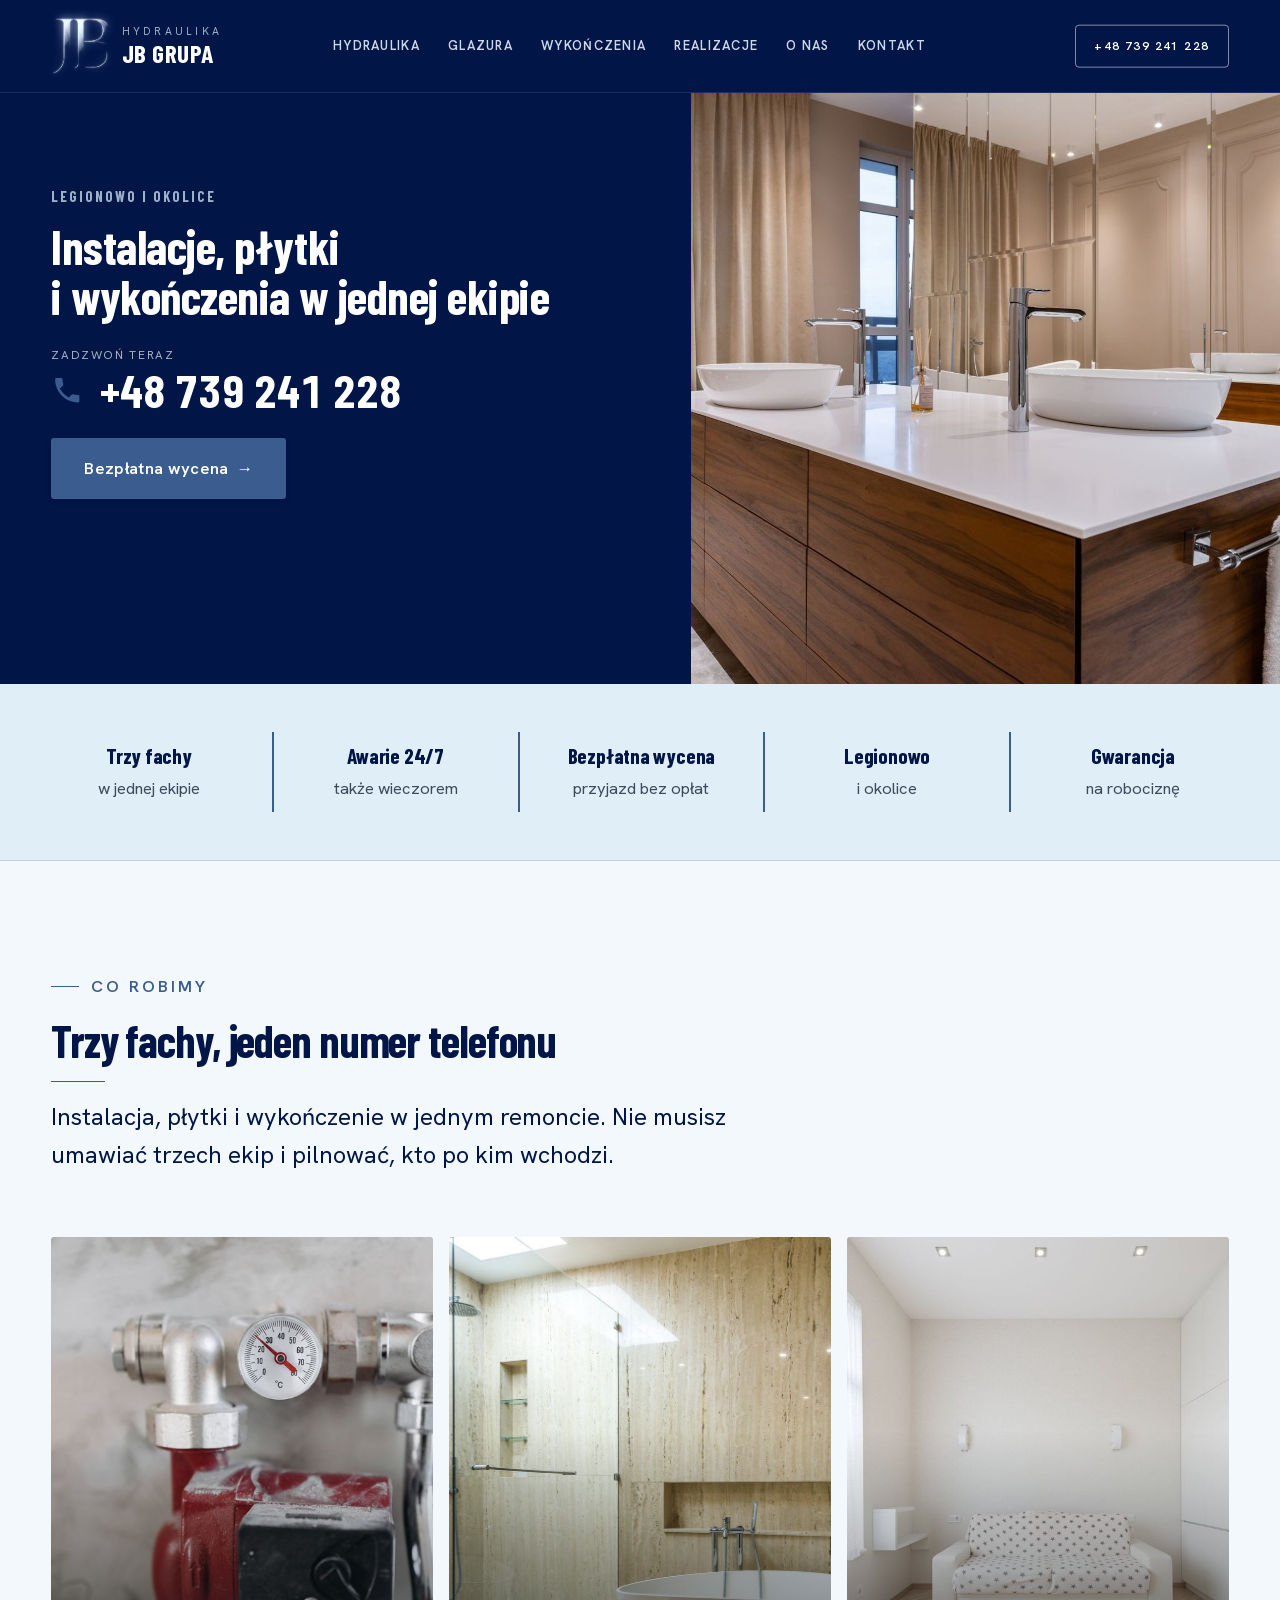
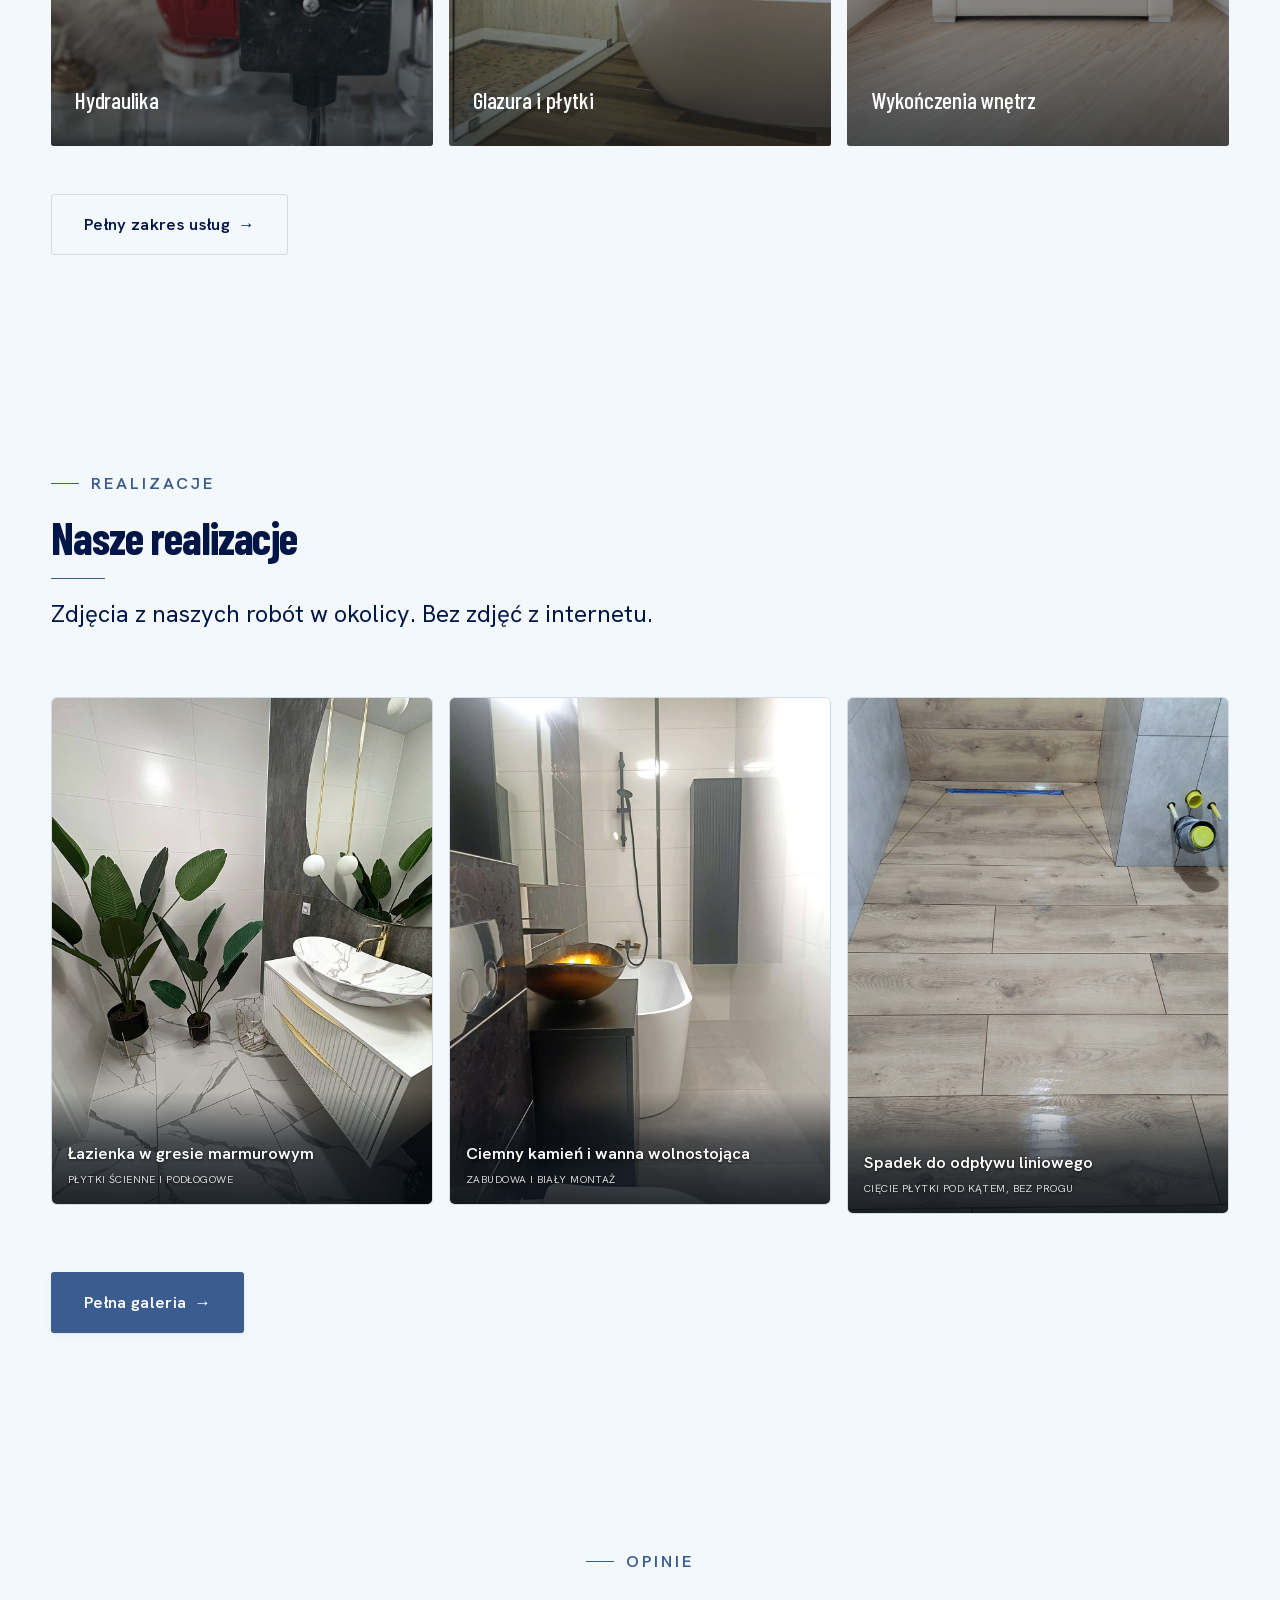
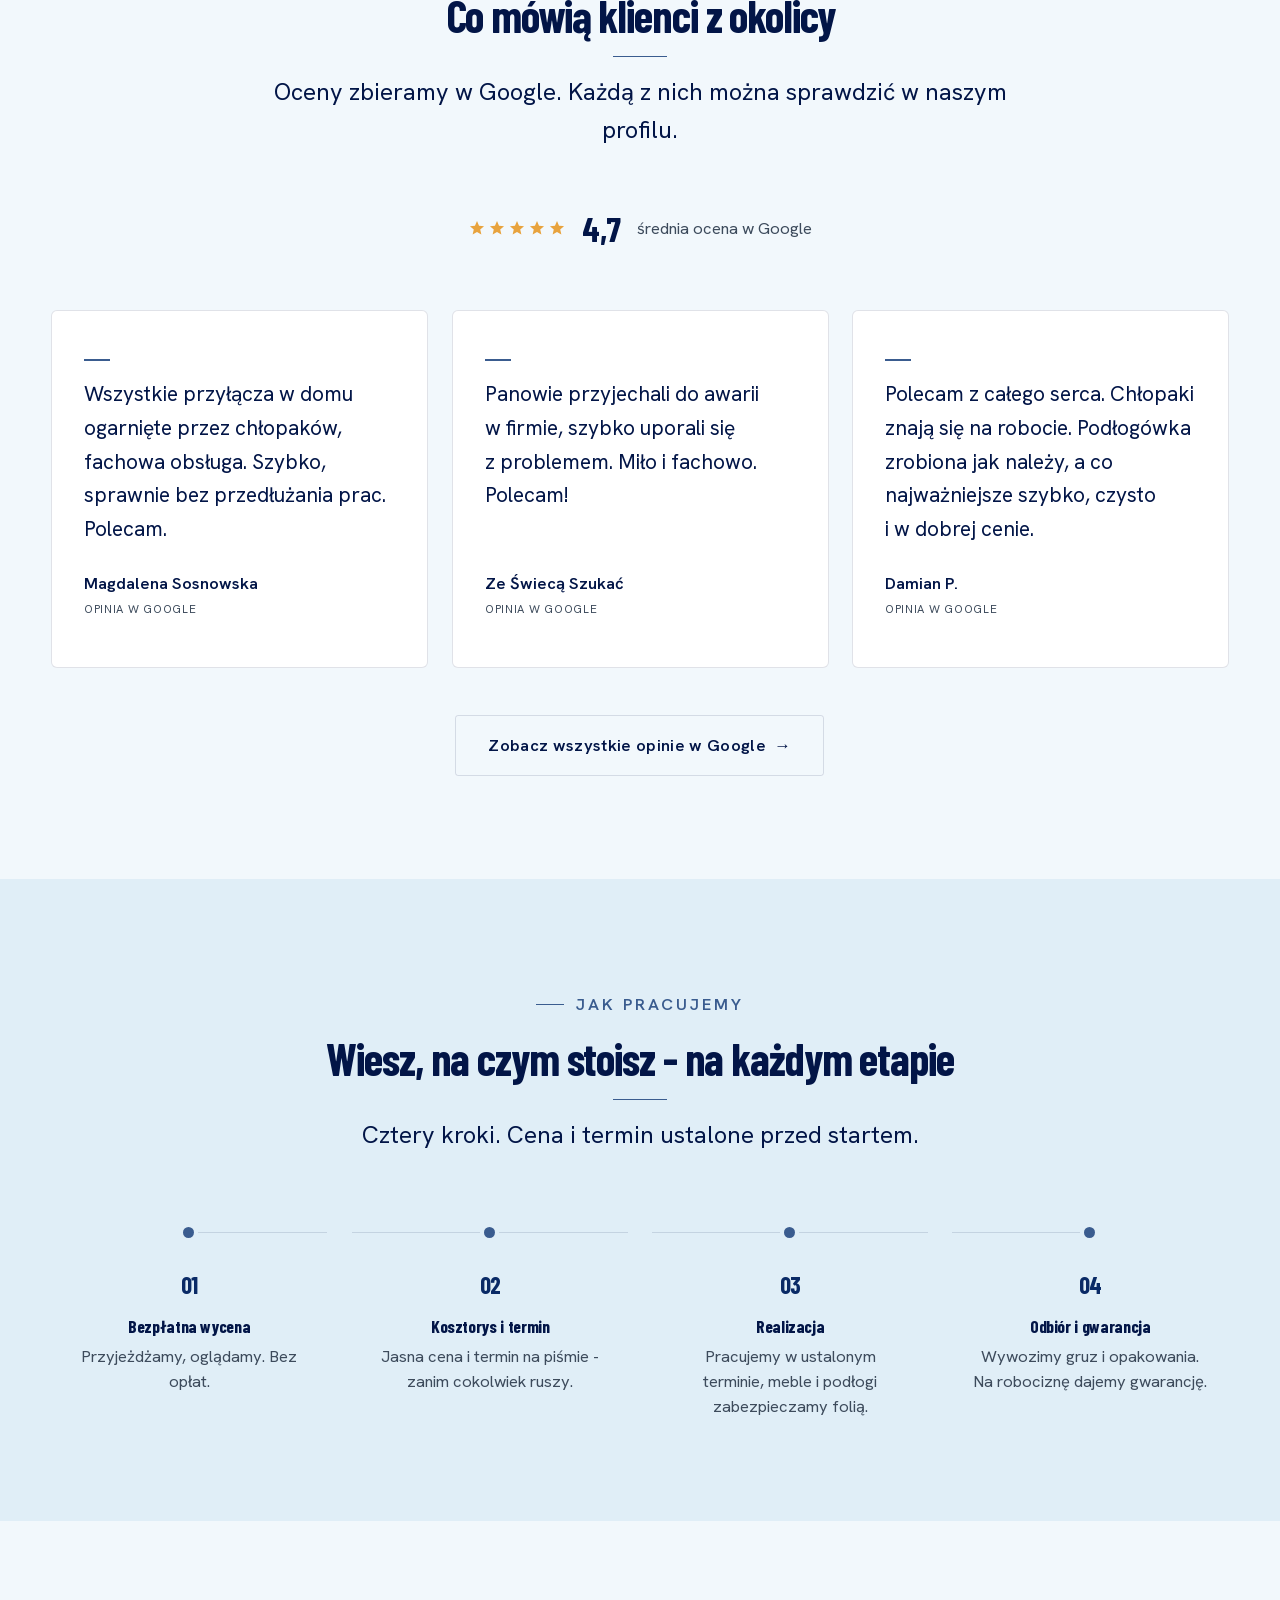
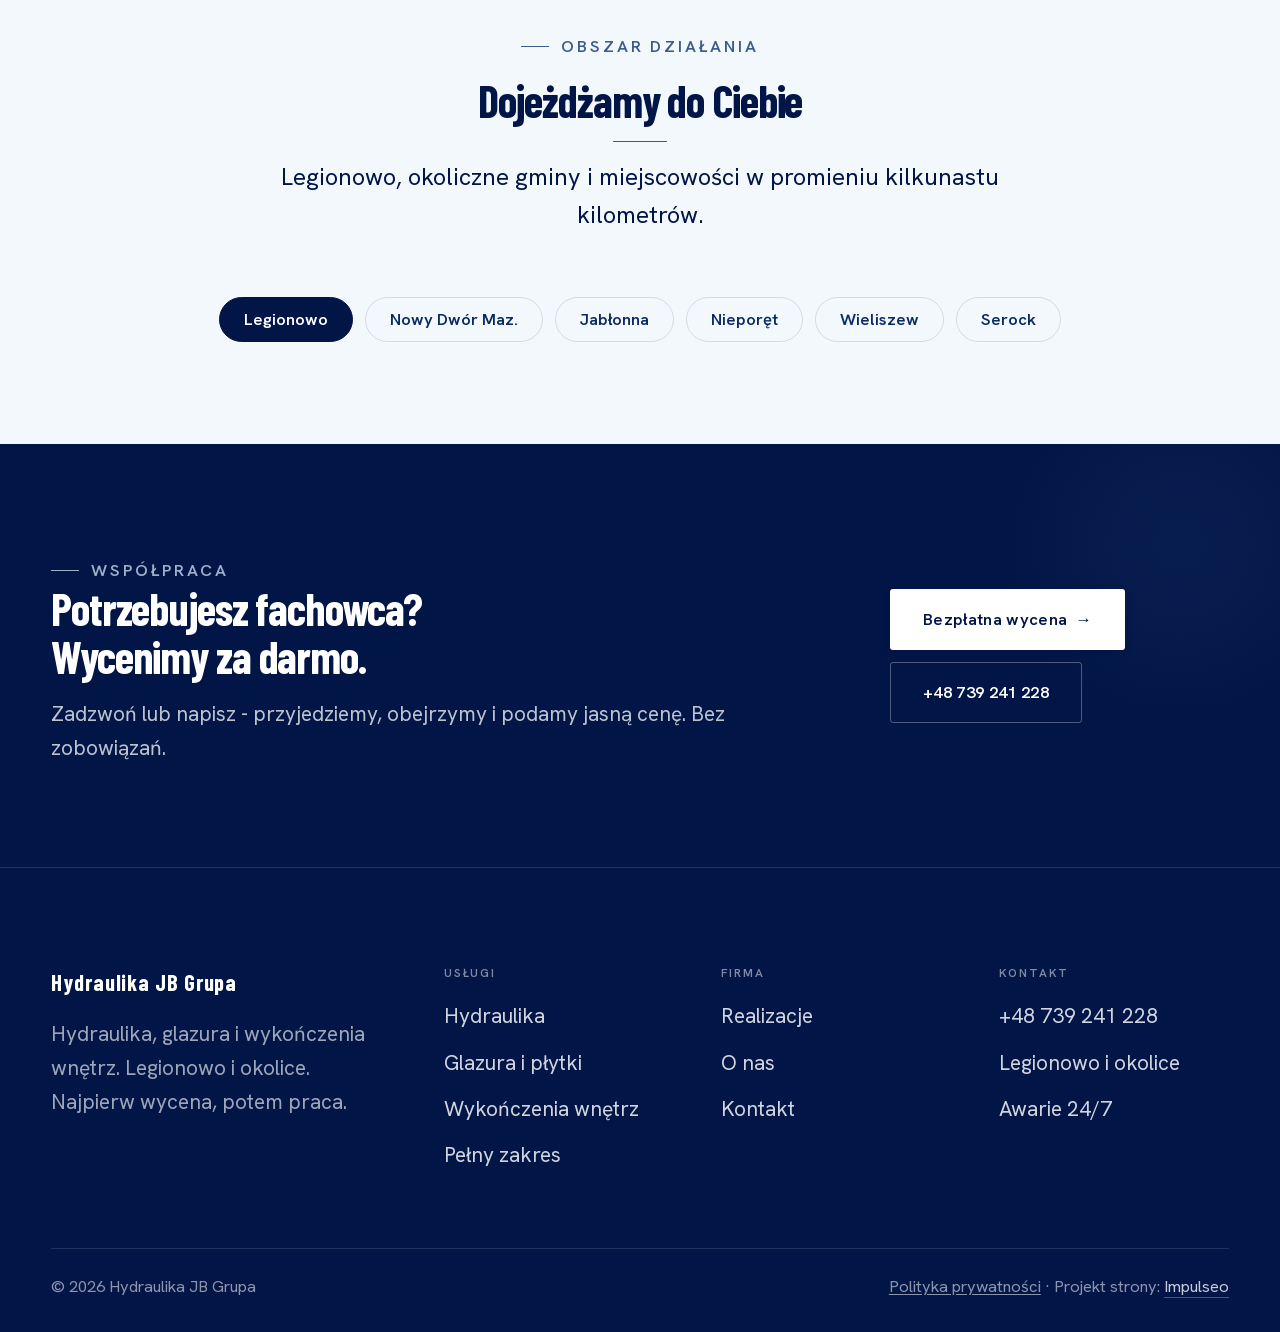
<file: index.html>
<!DOCTYPE html>
<html lang="pl">
<head>
<meta charset="UTF-8">
<meta name="viewport" content="width=device-width, initial-scale=1.0">
<title>Hydraulik, glazurnik i wykończenia wnętrz - Legionowo | Hydraulika JB Grupa</title>
<meta name="description" content="Hydraulik, glazurnik i wykończenia wnętrz - Legionowo i okolice. Instalacje wod-kan i c.o., układanie płytek, łazienki pod klucz. Awarie 24/7, bezpłatna wycena.">
<link rel="canonical" href="https://hydraulika-legionowo.pl/">
<meta name="robots" content="noindex, nofollow">
<meta name="theme-color" content="#021547">
<link rel="icon" href="favicon.ico" sizes="any">
<link rel="icon" type="image/png" sizes="32x32" href="favicon-32x32.png">
<link rel="icon" type="image/png" sizes="16x16" href="favicon-16x16.png">
<link rel="apple-touch-icon" sizes="180x180" href="apple-touch-icon.png">
<link rel="manifest" href="site.webmanifest">
<meta property="og:type" content="website">
<meta property="og:locale" content="pl_PL">
<meta property="og:site_name" content="Hydraulika JB Grupa">
<meta property="og:title" content="Hydraulika JB Grupa - hydraulik, glazurnik, wykończenia · Legionowo">
<meta property="og:description" content="Hydraulik, glazurnik i wykończenia wnętrz - Legionowo i okolice. Instalacje wod-kan i c.o., układanie płytek, łazienki pod klucz. Awarie 24/7, bezpłatna wycena.">
<meta property="og:url" content="https://hydraulika-legionowo.pl/">
<meta property="og:image" content="https://hydraulika-legionowo.pl/img/og.jpg">
<meta property="og:image:width" content="1200">
<meta property="og:image:height" content="630">
<meta name="twitter:card" content="summary_large_image">
<meta name="twitter:title" content="Hydraulika JB Grupa - hydraulik, glazurnik, wykończenia · Legionowo">
<meta name="twitter:description" content="Hydraulik, glazurnik i wykończenia wnętrz - Legionowo i okolice. Instalacje wod-kan i c.o., układanie płytek, łazienki pod klucz. Awarie 24/7, bezpłatna wycena.">
<meta name="twitter:image" content="https://hydraulika-legionowo.pl/img/og.jpg">
<link rel="stylesheet" href="assets/fonts.css?v=20260808">
<script type="application/ld+json">{"@context": "https://schema.org", "@type": ["HomeAndConstructionBusiness", "Plumber"], "@id": "https://hydraulika-legionowo.pl/#business", "name": "Hydraulika JB Grupa", "description": "Hydraulik, glazurnik i wykończenia wnętrz. Legionowo i okolice. Instalacje wod-kan i centralne ogrzewanie, układanie płytek i gresu, łazienki pod klucz, usuwanie awarii.", "image": "https://hydraulika-legionowo.pl/img/og.jpg", "url": "https://hydraulika-legionowo.pl/", "telephone": "+48739241228", "email": "kontakt@jbgrupa.com", "areaServed": [{"@type": "City", "name": "Legionowo"}, {"@type": "City", "name": "Nowy Dwór Mazowiecki"}, {"@type": "City", "name": "Jabłonna"}, {"@type": "City", "name": "Nieporęt"}, {"@type": "City", "name": "Wieliszew"}, {"@type": "City", "name": "Serock"}], "address": {"@type": "PostalAddress", "addressLocality": "Legionowo", "addressRegion": "mazowieckie", "addressCountry": "PL"}, "geo": {"@type": "GeoCoordinates", "latitude": 52.4045, "longitude": 20.9266}, "knowsAbout": ["instalacje wod-kan", "centralne ogrzewanie", "ogrzewanie podłogowe", "montaż łazienek", "kotłownie", "usuwanie awarii", "układanie płytek", "gres wielkoformatowy", "brodziki z odpływem liniowym", "gładzie i malowanie", "sufity podwieszane", "wykończenia wnętrz"], "hasOfferCatalog": {"@type": "OfferCatalog", "name": "Usługi", "itemListElement": [{"@type": "Offer", "itemOffered": {"@type": "Service", "name": "Usługi hydrauliczne", "url": "https://hydraulika-legionowo.pl/hydraulika.html"}}, {"@type": "Offer", "itemOffered": {"@type": "Service", "name": "Układanie płytek i gresu", "url": "https://hydraulika-legionowo.pl/glazura.html"}}, {"@type": "Offer", "itemOffered": {"@type": "Service", "name": "Wykończenia wnętrz", "url": "https://hydraulika-legionowo.pl/wykonczenia-wnetrz.html"}}]}}</script>
<link rel="stylesheet" href="assets/styles.css?v=20260808">
</head>
<body>
<a class="skip" href="#main">Przejdź do treści</a>

<header class="nav">
  <div class="wrap nav-inner">
    <a class="brand brand-lockup" href="index.html"><img class="brand-logo" src="img/logo.png" alt=""><span class="brand-wm"><small>Hydraulika</small><b>JB Grupa</b></span></a>
    <nav class="nav-links" id="nav-links">
      <a href="hydraulika.html">Hydraulika</a>
      <a href="glazura.html">Glazura</a>
      <a href="wykonczenia-wnetrz.html">Wykończenia</a>
      <a href="realizacje.html">Realizacje</a>
      <a href="o-nas.html">O&nbsp;nas</a>
      <a href="kontakt.html">Kontakt</a>
      <a href="tel:+48739241228" class="btn btn-accent">+48 739 241 228</a>
    </nav>
    <button class="nav-toggle" type="button" aria-label="Otwórz menu" aria-expanded="false" aria-controls="nav-links"><span></span><span></span><span></span></button>
  </div>
</header>
<main id="main">

<section class="hero-fach">
  <img class="hf-photo" src="img/hero.jpg" alt="Nowoczesna łazienka - hydraulik Legionowo, Hydraulika JB Grupa" fetchpriority="high" width="1800" height="1202">
  <div class="hf-panel">
      <span class="hf-kicker">Legionowo i&nbsp;okolice</span>
      <h1 class="hf-title">Instalacje, płytki i&nbsp;wykończenia w&nbsp;jednej ekipie</h1>
      <a class="hf-phone" href="tel:+48739241228"><span class="hf-phone-lab">Zadzwoń teraz</span><span class="hf-phone-num"><svg class="ico-tel" width="16" height="16" viewBox="0 0 24 24" fill="none" aria-hidden="true"><path d="M6.6 10.8a15.5 15.5 0 0 0 6.6 6.6l2.2-2.2a1 1 0 0 1 1-.24 11.4 11.4 0 0 0 3.6.58 1 1 0 0 1 1 1V20a1 1 0 0 1-1 1A17 17 0 0 1 3 4a1 1 0 0 1 1-1h3.5a1 1 0 0 1 1 1c0 1.25.2 2.46.58 3.6a1 1 0 0 1-.25 1l-2.23 2.2Z" fill="currentColor"/></svg> +48 739 241 228</span></a>
      <div class="hf-actions">
        <a href="kontakt.html" class="btn btn-accent">Bezpłatna wycena <span class="arr" aria-hidden="true">→</span></a>
      </div>
  </div>
</section>
<section class="fach-promise">
  <div class="wrap">
    <div class="fp-grid reveal">
      <div class="fp-item"><span class="k">Trzy fachy</span><span class="v">w&nbsp;jednej ekipie</span></div>
      <div class="fp-item"><span class="k">Awarie 24/7</span><span class="v">także wieczorem</span></div>
      <div class="fp-item"><span class="k">Bezpłatna wycena</span><span class="v">przyjazd bez opłat</span></div>
      <div class="fp-item"><span class="k">Legionowo</span><span class="v">i&nbsp;okolice</span></div>
      <div class="fp-item"><span class="k">Gwarancja</span><span class="v">na robociznę</span></div>
    </div>
  </div>
</section>
<section>
  <div class="wrap">
    <div class="head reveal">
      <span class="eyebrow">Co robimy</span>
      <h2>Trzy fachy, jeden numer telefonu</h2>
      <p>Instalacja, płytki i&nbsp;wykończenie w&nbsp;jednym remoncie. Nie musisz umawiać trzech ekip i&nbsp;pilnować, kto po kim wchodzi.</p>
    </div>
    <div class="gateways">
      <a href="hydraulika.html" class="gateway reveal"><img src="img/hydraulika-rozdzielacz.jpg" alt="Hydraulik Legionowo - rozdzielacz instalacji i centralne ogrzewanie" loading="lazy"><span class="g-ttl">Hydraulika</span></a>
      <a href="glazura.html" class="gateway reveal"><img src="img/g1.jpg" alt="Glazurnik Legionowo - układanie płytek i gresu" loading="lazy"><span class="g-ttl">Glazura i&nbsp;płytki</span></a>
      <a href="wykonczenia-wnetrz.html" class="gateway reveal"><img src="img/w6.jpg" alt="Wykończenia wnętrz Legionowo - gładzie, malowanie, podłogi" loading="lazy"><span class="g-ttl">Wykończenia wnętrz</span></a>
    </div>
    <div style="margin-top:var(--space-7)" class="reveal"><a href="oferta.html" class="btn btn-ghost">Pełny zakres usług <span class="arr" aria-hidden="true">→</span></a></div>
  </div>
</section>
<section>
  <div class="wrap">
    <div class="head reveal">
      <span class="eyebrow">Realizacje</span>
      <h2>Nasze realizacje</h2>
      <p>Zdjęcia z&nbsp;naszych robót w&nbsp;okolicy. Bez zdjęć z&nbsp;internetu.</p>
    </div>
    <div class="gallery-masonry">
      <figure class="m-tile reveal"><img src="img/real-lazienka-marmur.jpg" alt="Łazienka wyłożona gresem marmurowym" loading="lazy"><figcaption class="cap">Łazienka w&nbsp;gresie marmurowym<small>Płytki ścienne i&nbsp;podłogowe</small></figcaption></figure>
      <figure class="m-tile reveal"><img src="img/real-lazienka-antracyt.jpg" alt="Łazienka z ciemnym kamieniem i wanną wolnostojącą" loading="lazy"><figcaption class="cap">Ciemny kamień i&nbsp;wanna wolnostojąca<small>Zabudowa i&nbsp;biały montaż</small></figcaption></figure>
      <figure class="m-tile reveal"><img src="img/real-odplyw-liniowy.jpg" alt="Podłoga z gresu drewnopodobnego ze spadkiem do odpływu liniowego" loading="lazy"><figcaption class="cap">Spadek do odpływu liniowego<small>Cięcie płytki pod kątem, bez progu</small></figcaption></figure>
    </div>
    <div style="margin-top:var(--space-7)" class="reveal"><a href="realizacje.html" class="btn btn-accent">Pełna galeria <span class="arr" aria-hidden="true">→</span></a></div>
  </div>
</section>
<section class="opinie">
  <div class="wrap">
    <div class="head center reveal">
      <span class="eyebrow">Opinie</span>
      <h2>Co mówią klienci z&nbsp;okolicy</h2>
      <p>Oceny zbieramy w&nbsp;Google. Każdą z&nbsp;nich można sprawdzić w&nbsp;naszym profilu.</p>
    </div>
    <div class="op-ocena reveal">
      <span class="op-gwiazdki" aria-hidden="true"><svg width="18" height="18" viewBox="0 0 24 24" fill="currentColor"><path d="M12 17.3 6.2 20.6l1.5-6.6L2.6 9.5l6.7-.6L12 2.7l2.7 6.2 6.7.6-5.1 4.5 1.5 6.6z"/></svg><svg width="18" height="18" viewBox="0 0 24 24" fill="currentColor"><path d="M12 17.3 6.2 20.6l1.5-6.6L2.6 9.5l6.7-.6L12 2.7l2.7 6.2 6.7.6-5.1 4.5 1.5 6.6z"/></svg><svg width="18" height="18" viewBox="0 0 24 24" fill="currentColor"><path d="M12 17.3 6.2 20.6l1.5-6.6L2.6 9.5l6.7-.6L12 2.7l2.7 6.2 6.7.6-5.1 4.5 1.5 6.6z"/></svg><svg width="18" height="18" viewBox="0 0 24 24" fill="currentColor"><path d="M12 17.3 6.2 20.6l1.5-6.6L2.6 9.5l6.7-.6L12 2.7l2.7 6.2 6.7.6-5.1 4.5 1.5 6.6z"/></svg><svg width="18" height="18" viewBox="0 0 24 24" fill="currentColor"><path d="M12 17.3 6.2 20.6l1.5-6.6L2.6 9.5l6.7-.6L12 2.7l2.7 6.2 6.7.6-5.1 4.5 1.5 6.6z"/></svg></span>
      <span class="op-liczba">4,7</span>
      <span class="op-zrodlo">średnia ocena w&nbsp;Google</span>
    </div>
    <div class="op-lista">
      <figure class="op-karta reveal">
        <blockquote>Wszystkie przyłącza w&nbsp;domu ogarnięte przez chłopaków, fachowa obsługa. Szybko, sprawnie bez przedłużania prac. Polecam.</blockquote>
        <figcaption>Magdalena Sosnowska<small>opinia w&nbsp;Google</small></figcaption>
      </figure>
      <figure class="op-karta reveal">
        <blockquote>Panowie przyjechali do awarii w&nbsp;firmie, szybko uporali się z&nbsp;problemem. Miło i&nbsp;fachowo. Polecam!</blockquote>
        <figcaption>Ze Świecą Szukać<small>opinia w&nbsp;Google</small></figcaption>
      </figure>
      <figure class="op-karta reveal">
        <blockquote>Polecam z&nbsp;całego serca. Chłopaki znają się na robocie. Podłogówka zrobiona jak należy, a&nbsp;co najważniejsze szybko, czysto i&nbsp;w&nbsp;dobrej cenie.</blockquote>
        <figcaption>Damian P.<small>opinia w&nbsp;Google</small></figcaption>
      </figure>
    </div>
    <div class="reveal" style="margin-top:var(--space-7);text-align:center">
      <a href="https://www.google.com/maps/search/?api=1&amp;query=Hydraulika+JB+Grupa+Legionowo" class="btn btn-ghost" target="_blank" rel="noopener">Zobacz wszystkie opinie w&nbsp;Google <span class="arr" aria-hidden="true">&rarr;</span></a>
    </div>
  </div>
</section>
<section class="proces fachowcy">
  <div class="wrap">
    <div class="head center reveal">
      <span class="eyebrow">Jak pracujemy</span>
      <h2>Wiesz, na czym stoisz - na każdym etapie</h2>
      <p>Cztery kroki. Cena i&nbsp;termin ustalone przed startem.</p>
    </div>
    <ol class="proces-line">
      <li class="reveal"><span class="pno">01</span><h3>Bezpłatna wycena</h3><p>Przyjeżdżamy, oglądamy. Bez opłat.</p></li>
      <li class="reveal"><span class="pno">02</span><h3>Kosztorys i&nbsp;termin</h3><p>Jasna cena i&nbsp;termin na piśmie - zanim cokolwiek ruszy.</p></li>
      <li class="reveal"><span class="pno">03</span><h3>Realizacja</h3><p>Pracujemy w&nbsp;ustalonym terminie, meble i&nbsp;podłogi zabezpieczamy folią.</p></li>
      <li class="reveal"><span class="pno">04</span><h3>Odbiór i&nbsp;gwarancja</h3><p>Wywozimy gruz i&nbsp;opakowania. Na robociznę dajemy gwarancję.</p></li>
    </ol>
  </div>
</section>
<section class="obszar">
  <div class="wrap">
    <div class="head center reveal">
      <span class="eyebrow">Obszar działania</span>
      <h2>Dojeżdżamy do Ciebie</h2>
      <p>Legionowo, okoliczne gminy i&nbsp;miejscowości w&nbsp;promieniu kilkunastu kilometrów.</p>
    </div>
    <ul class="obszar-list reveal"><li class="is-home">Legionowo</li><li>Nowy Dwór Maz.</li><li>Jabłonna</li><li>Nieporęt</li><li>Wieliszew</li><li>Serock</li></ul>
  </div>
</section>
<section class="cta">
  <div class="wrap">
    <div class="reveal">
      <span class="eyebrow">Współpraca</span>
      <h2>Potrzebujesz fachowca? Wycenimy za darmo.</h2>
      <p>Zadzwoń lub napisz - przyjedziemy, obejrzymy i&nbsp;podamy jasną cenę. Bez zobowiązań.</p>
    </div>
    <div class="cta-actions reveal">
      <a href="kontakt.html" class="btn btn-light">Bezpłatna wycena <span class="arr" aria-hidden="true">→</span></a>
      <a href="tel:+48739241228" class="btn btn-ghost" style="color:#fff;border-color:rgba(255,255,255,.3)">+48 739 241 228</a>
    </div>
  </div>
</section>

</main>
<footer>
  <div class="wrap">
    <div class="foot-grid">
      <div class="foot-brand">
        <div class="name">Hydraulika JB Grupa</div>
        <p>Hydraulika, glazura i&nbsp;wykończenia wnętrz. Legionowo i&nbsp;okolice. Najpierw wycena, potem praca.</p>
      </div>
      <div class="foot-col">
        <h4>Usługi</h4>
        <a href="hydraulika.html">Hydraulika</a>
        <a href="glazura.html">Glazura i&nbsp;płytki</a>
        <a href="wykonczenia-wnetrz.html">Wykończenia wnętrz</a>
        <a href="oferta.html">Pełny zakres</a>
      </div>
      <div class="foot-col">
        <h4>Firma</h4>
        <a href="realizacje.html">Realizacje</a>
        <a href="o-nas.html">O&nbsp;nas</a>
        <a href="kontakt.html">Kontakt</a>
      </div>
      <div class="foot-col">
        <h4>Kontakt</h4>
        <a href="tel:+48739241228">+48 739 241 228</a>
        <p>Legionowo i&nbsp;okolice</p>
        <p>Awarie 24/7</p>
      </div>
    </div>
    <div class="foot-bot">
      <span>© 2026 Hydraulika JB Grupa</span>
      <span class="foot-legal"><a href="polityka-prywatnosci.html">Polityka prywatności</a> · Projekt strony: <a class="foot-credit" href="https://impulseo.pl" target="_blank" rel="noopener">Impulseo</a></span>
    </div>
  </div>
</footer>
<div class="sticky-call"><a class="sc-call" href="tel:+48739241228"><svg class="ico-tel" width="16" height="16" viewBox="0 0 24 24" fill="none" aria-hidden="true"><path d="M6.6 10.8a15.5 15.5 0 0 0 6.6 6.6l2.2-2.2a1 1 0 0 1 1-.24 11.4 11.4 0 0 0 3.6.58 1 1 0 0 1 1 1V20a1 1 0 0 1-1 1A17 17 0 0 1 3 4a1 1 0 0 1 1-1h3.5a1 1 0 0 1 1 1c0 1.25.2 2.46.58 3.6a1 1 0 0 1-.25 1l-2.23 2.2Z" fill="currentColor"/></svg> Zadzwoń</a><a class="sc-quote" href="kontakt.html">Bezpłatna wycena</a></div>

<script src="assets/main.js"></script>
</body>
</html>
</file>
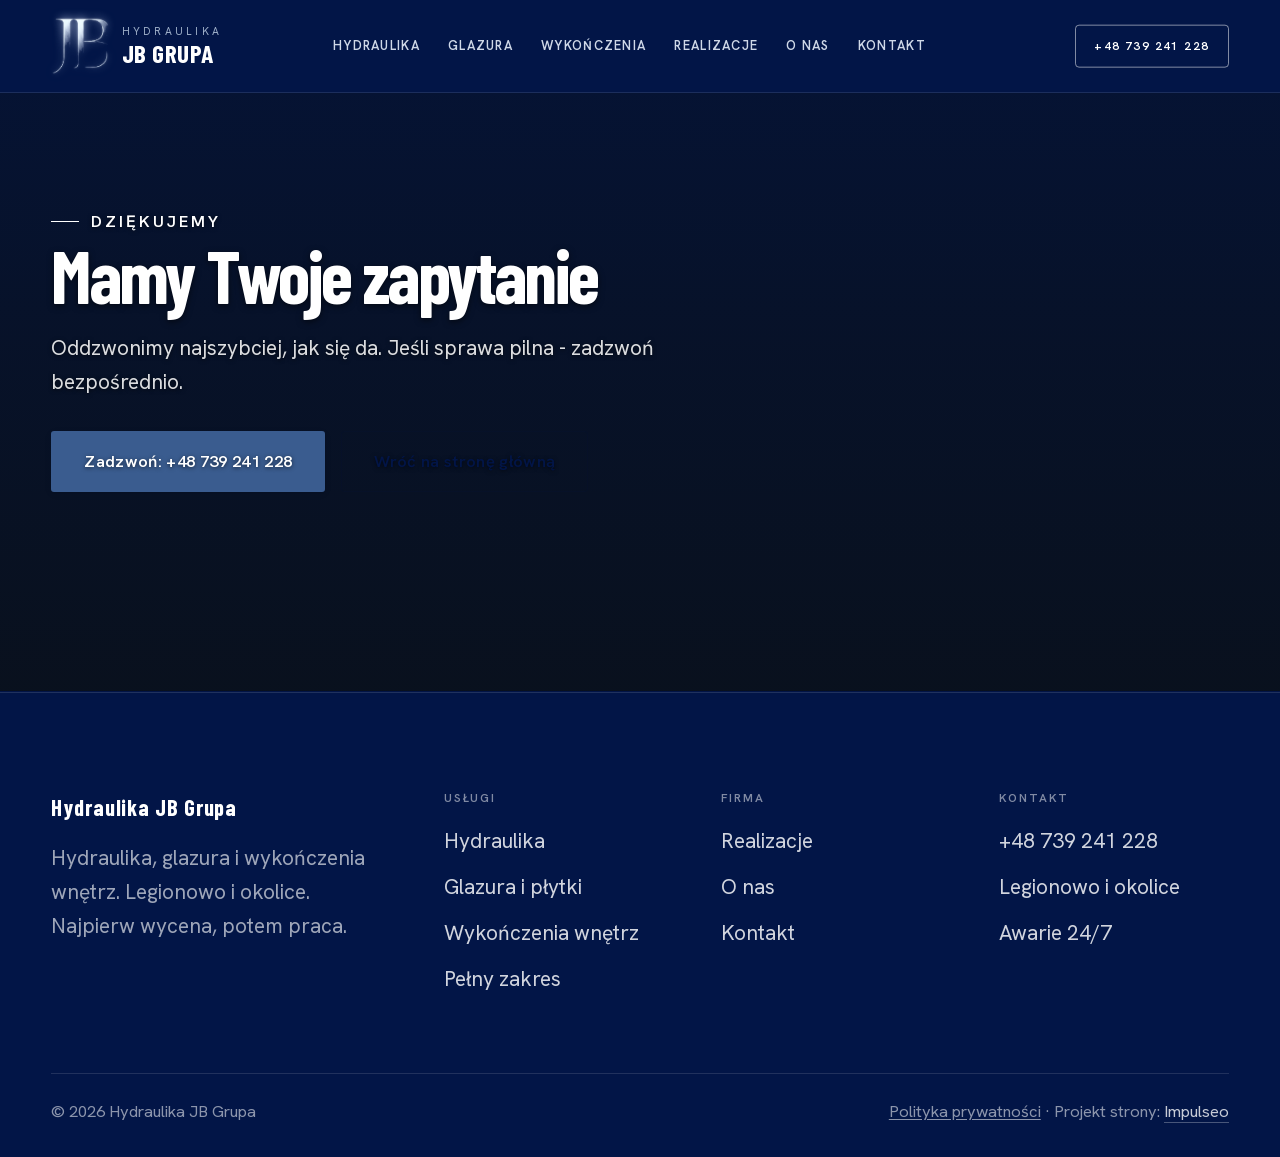
<file: dziekujemy.html>
<!DOCTYPE html>
<html lang="pl">
<head>
<meta charset="UTF-8">
<meta name="viewport" content="width=device-width, initial-scale=1.0">
<title>Dziękujemy - Hydraulika JB Grupa</title>
<meta name="description" content="Dziękujemy za wiadomość. Oddzwonimy najszybciej jak to możliwe.">
<link rel="canonical" href="https://hydraulika-legionowo.pl/dziekujemy">
<meta name="robots" content="noindex, follow">
<meta name="theme-color" content="#021547">
<link rel="icon" href="favicon.ico" sizes="any">
<link rel="icon" type="image/png" sizes="32x32" href="favicon-32x32.png">
<link rel="icon" type="image/png" sizes="16x16" href="favicon-16x16.png">
<link rel="apple-touch-icon" sizes="180x180" href="apple-touch-icon.png">
<link rel="manifest" href="site.webmanifest">
<meta property="og:type" content="website">
<meta property="og:locale" content="pl_PL">
<meta property="og:title" content="Dziękujemy - Hydraulika JB Grupa">
<meta property="og:description" content="Dziękujemy za wiadomość. Oddzwonimy najszybciej jak to możliwe.">
<meta property="og:url" content="https://hydraulika-legionowo.pl/dziekujemy">
<meta property="og:image" content="https://hydraulika-legionowo.pl/img/og.jpg">
<link rel="stylesheet" href="assets/fonts.css?v=20260808">
<link rel="stylesheet" href="assets/styles.css?v=20260808">
</head>
<body>
<a class="skip" href="#main">Przejdź do treści</a>
<header class="nav">
  <div class="wrap nav-inner">
    <a class="brand brand-lockup" href="index.html"><img class="brand-logo" src="img/logo.png" alt=""><span class="brand-wm"><small>Hydraulika</small><b>JB Grupa</b></span></a>
    <nav class="nav-links" id="nav-links">
      <a href="hydraulika.html">Hydraulika</a>
      <a href="glazura.html">Glazura</a>
      <a href="wykonczenia-wnetrz.html">Wykończenia</a>
      <a href="realizacje.html">Realizacje</a>
      <a href="o-nas.html">O&nbsp;nas</a>
      <a href="kontakt.html">Kontakt</a>
      <a href="tel:+48739241228" class="btn btn-accent">+48 739 241 228</a>
    </nav>
    <button class="nav-toggle" type="button" aria-label="Otwórz menu" aria-expanded="false" aria-controls="nav-links"><span></span><span></span><span></span></button>
  </div>
</header>
<main id="main">
<section class="pagehead" style="min-height:auto;background:#021547">
  <div class="wrap" style="padding:var(--space-9) 0">
    <span class="eyebrow">Dziękujemy</span>
    <h1>Mamy Twoje zapytanie</h1>
    <p>Oddzwonimy najszybciej, jak się da. Jeśli sprawa pilna - zadzwoń bezpośrednio.</p>
    <div style="display:flex;gap:1rem;flex-wrap:wrap;margin-top:var(--space-6)">
      <a href="tel:+48739241228" class="btn btn-accent">Zadzwoń: +48 739 241 228</a>
      <a href="index.html" class="btn btn-ghost">Wróć na stronę główną</a>
    </div>
  </div>
</section>
</main>
<footer>
  <div class="wrap">
    <div class="foot-grid">
      <div class="foot-brand">
        <div class="name">Hydraulika JB Grupa</div>
        <p>Hydraulika, glazura i&nbsp;wykończenia wnętrz. Legionowo i&nbsp;okolice. Najpierw wycena, potem praca.</p>
      </div>
      <div class="foot-col">
        <h4>Usługi</h4>
        <a href="hydraulika.html">Hydraulika</a>
        <a href="glazura.html">Glazura i&nbsp;płytki</a>
        <a href="wykonczenia-wnetrz.html">Wykończenia wnętrz</a>
        <a href="oferta.html">Pełny zakres</a>
      </div>
      <div class="foot-col">
        <h4>Firma</h4>
        <a href="realizacje.html">Realizacje</a>
        <a href="o-nas.html">O&nbsp;nas</a>
        <a href="kontakt.html">Kontakt</a>
      </div>
      <div class="foot-col">
        <h4>Kontakt</h4>
        <a href="tel:+48739241228">+48 739 241 228</a>
        <p>Legionowo i&nbsp;okolice</p>
        <p>Awarie 24/7</p>
      </div>
    </div>
    <div class="foot-bot">
      <span>© 2026 Hydraulika JB Grupa</span>
      <span class="foot-legal"><a href="polityka-prywatnosci.html">Polityka prywatności</a> · Projekt strony: <a class="foot-credit" href="https://impulseo.pl" target="_blank" rel="noopener">Impulseo</a></span>
    </div>
  </div>
</footer>
<div class="sticky-call"><a class="sc-call" href="tel:+48739241228"><svg class="ico-tel" width="16" height="16" viewBox="0 0 24 24" fill="none" aria-hidden="true"><path d="M6.6 10.8a15.5 15.5 0 0 0 6.6 6.6l2.2-2.2a1 1 0 0 1 1-.24 11.4 11.4 0 0 0 3.6.58 1 1 0 0 1 1 1V20a1 1 0 0 1-1 1A17 17 0 0 1 3 4a1 1 0 0 1 1-1h3.5a1 1 0 0 1 1 1c0 1.25.2 2.46.58 3.6a1 1 0 0 1-.25 1l-2.23 2.2Z" fill="currentColor"/></svg> Zadzwoń</a><a class="sc-quote" href="kontakt.html">Bezpłatna wycena</a></div>
<script src="assets/main.js"></script>
</body>
</html>
</file>
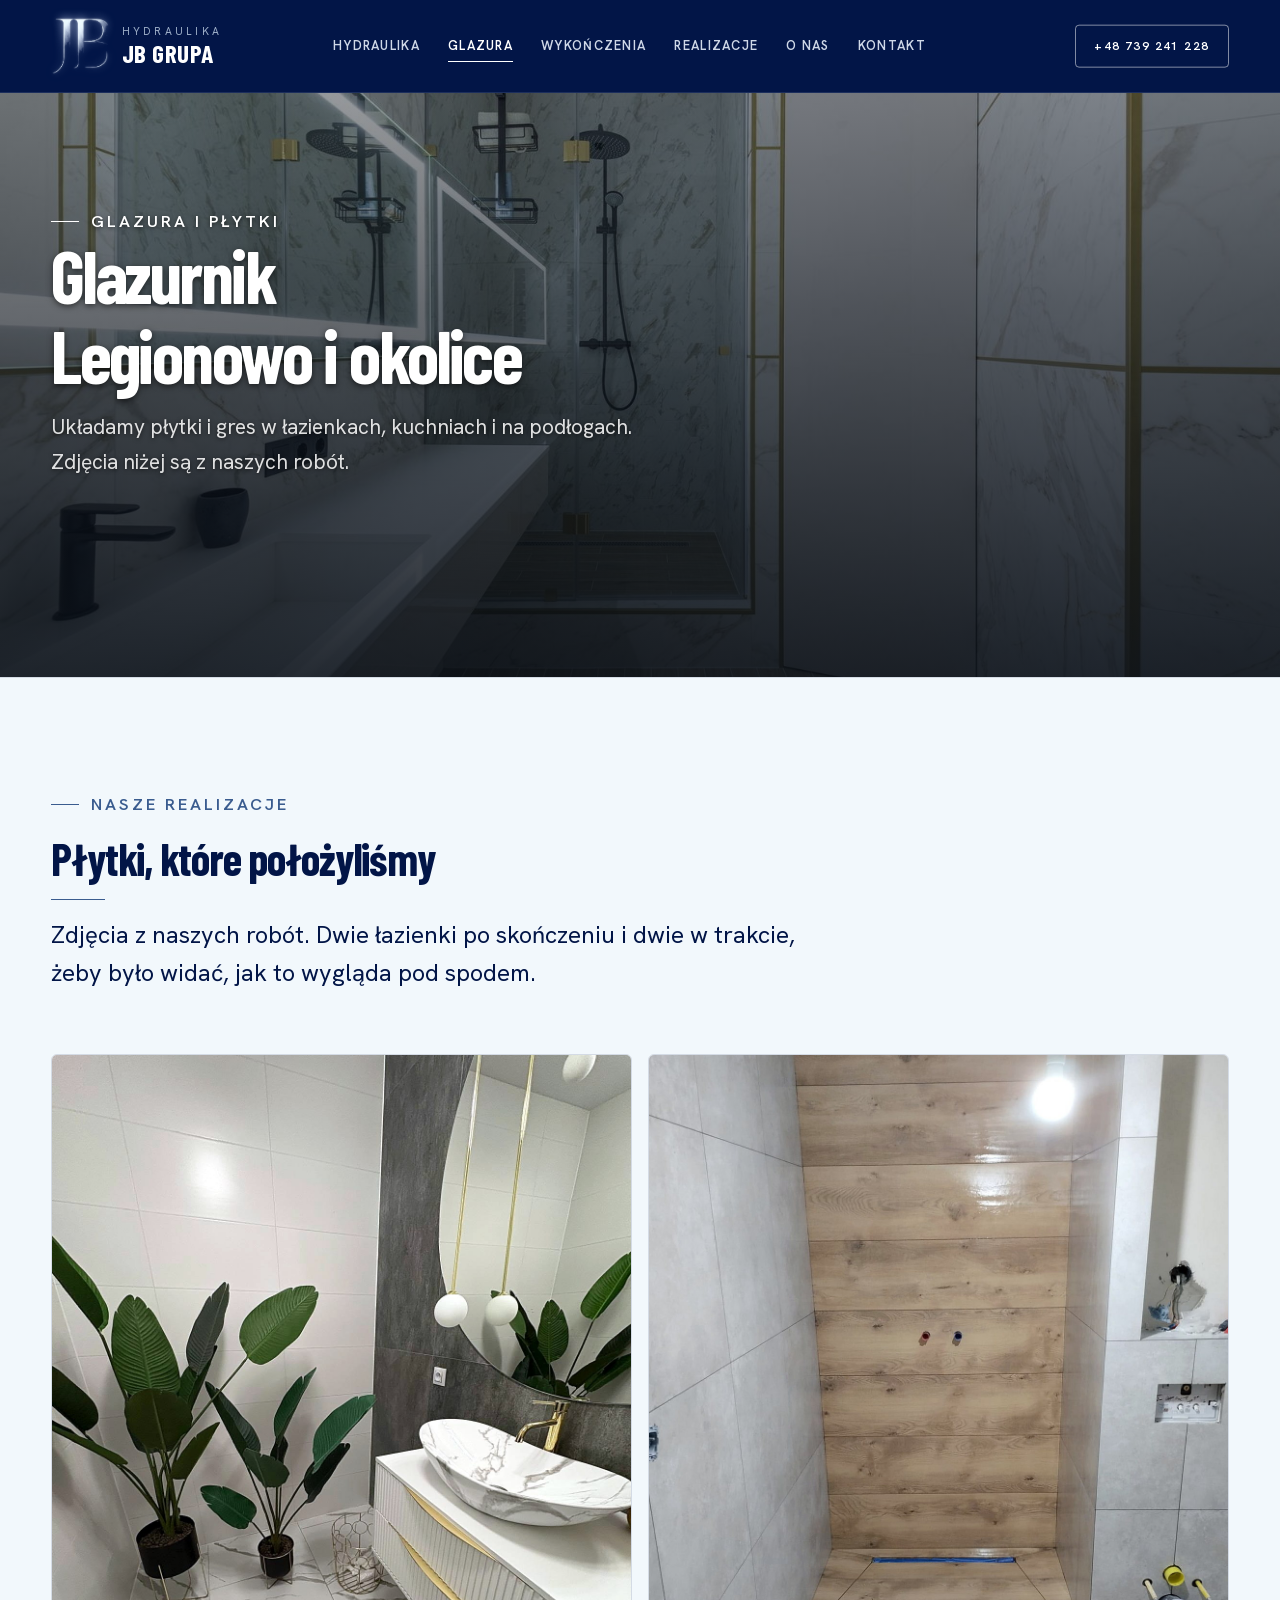
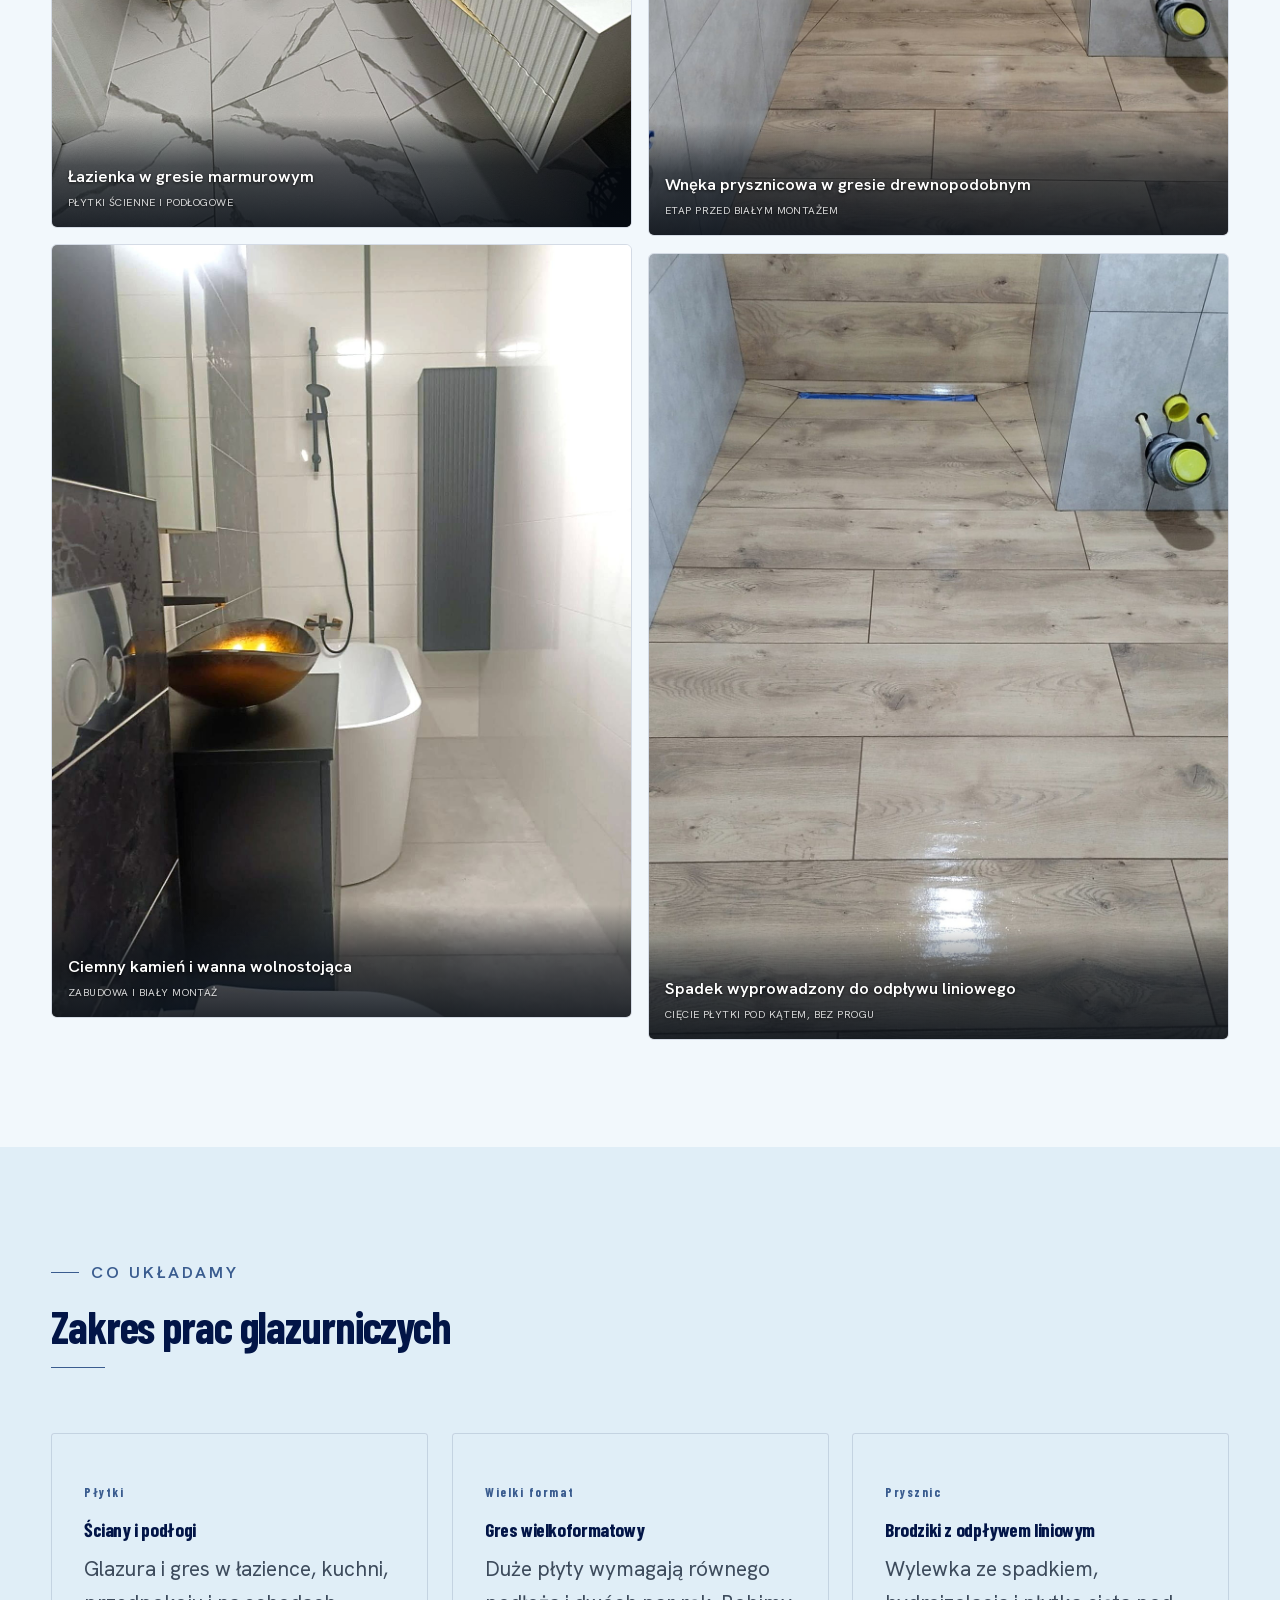
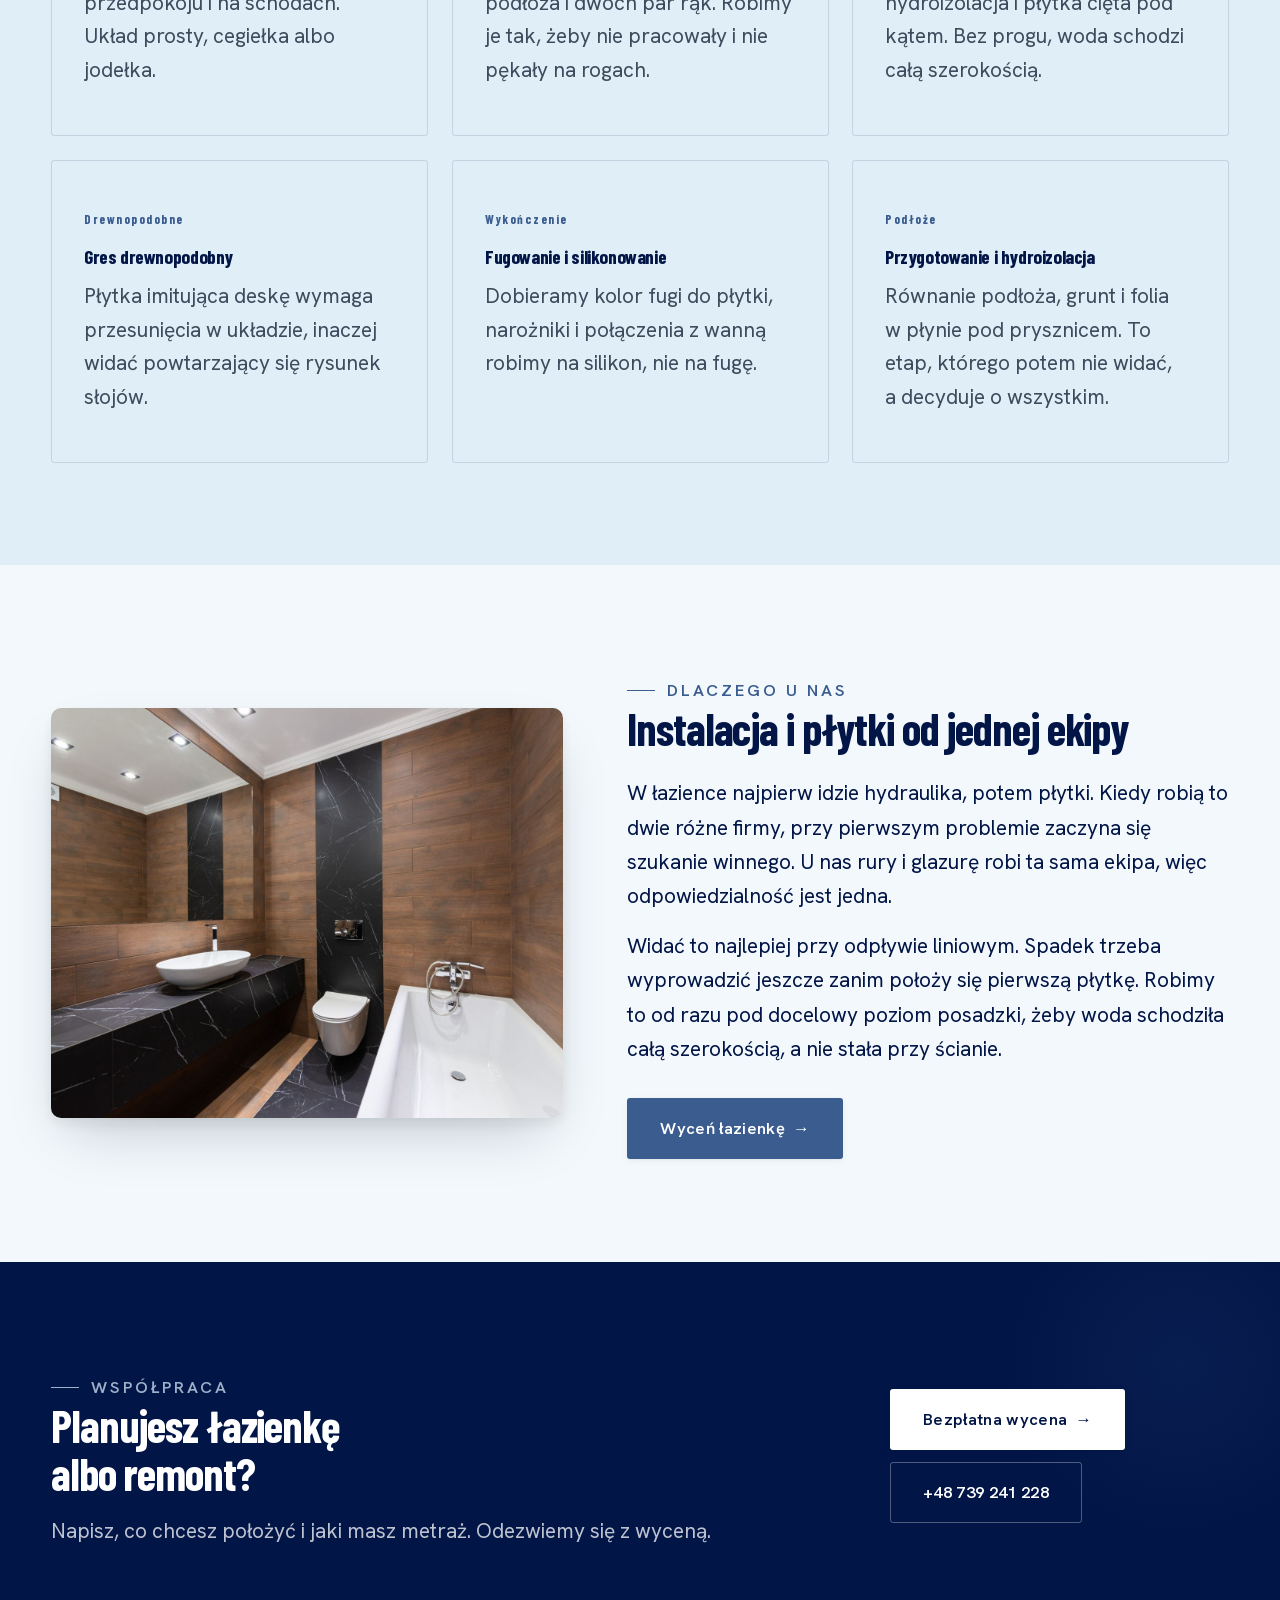
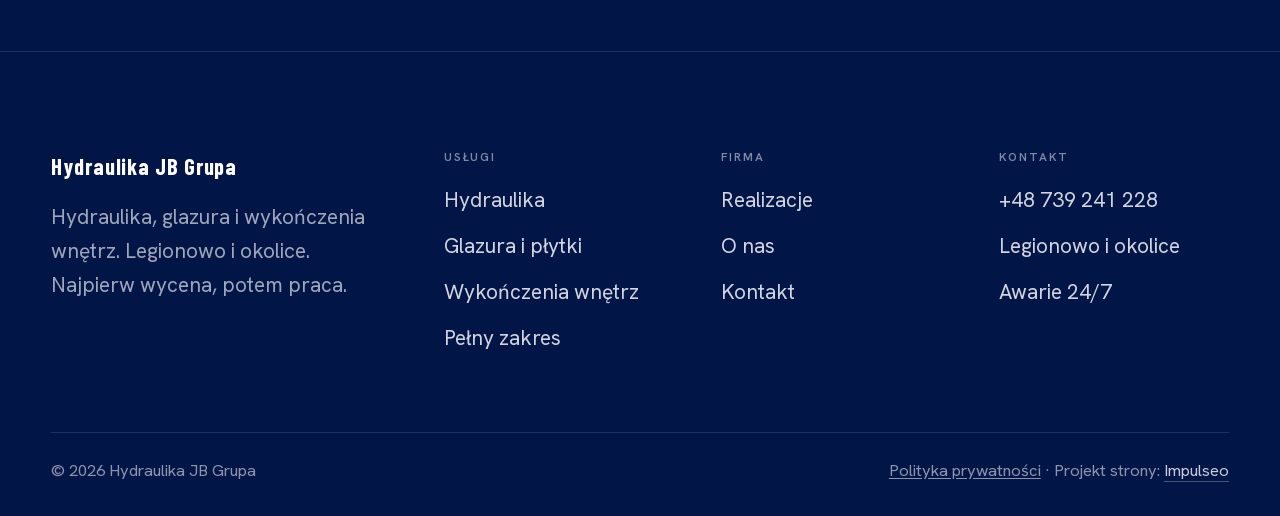
<file: glazura.html>
<!DOCTYPE html>
<html lang="pl">
<head>
<meta charset="UTF-8">
<meta name="viewport" content="width=device-width, initial-scale=1.0">
<title>Glazurnik Legionowo - układanie płytek i gresu | Hydraulika JB Grupa</title>
<meta name="description" content="Glazurnik Legionowo i okolice. Układanie płytek i gresu, wielki format, brodziki z odpływem liniowym, łazienki od instalacji po fugę. Bezpłatna wycena.">
<link rel="canonical" href="https://hydraulika-legionowo.pl/glazura">
<meta name="robots" content="noindex, nofollow">
<meta name="theme-color" content="#021547">
<link rel="icon" href="favicon.ico" sizes="any">
<link rel="icon" type="image/png" sizes="32x32" href="favicon-32x32.png">
<link rel="icon" type="image/png" sizes="16x16" href="favicon-16x16.png">
<link rel="apple-touch-icon" sizes="180x180" href="apple-touch-icon.png">
<link rel="manifest" href="site.webmanifest">
<meta property="og:type" content="website">
<meta property="og:locale" content="pl_PL">
<meta property="og:site_name" content="Hydraulika JB Grupa">
<meta property="og:title" content="Glazurnik Legionowo i okolice - Hydraulika JB Grupa">
<meta property="og:description" content="Glazurnik Legionowo i okolice. Układanie płytek i gresu, wielki format, brodziki z odpływem liniowym, łazienki od instalacji po fugę. Bezpłatna wycena.">
<meta property="og:url" content="https://hydraulika-legionowo.pl/glazura">
<meta property="og:image" content="https://hydraulika-legionowo.pl/img/og.jpg">
<meta property="og:image:width" content="1200">
<meta property="og:image:height" content="630">
<meta name="twitter:card" content="summary_large_image">
<meta name="twitter:title" content="Glazurnik Legionowo i okolice - Hydraulika JB Grupa">
<meta name="twitter:description" content="Glazurnik Legionowo i okolice. Układanie płytek i gresu, wielki format, brodziki z odpływem liniowym, łazienki od instalacji po fugę. Bezpłatna wycena.">
<meta name="twitter:image" content="https://hydraulika-legionowo.pl/img/og.jpg">
<link rel="stylesheet" href="assets/fonts.css?v=20260808">
<script type="application/ld+json">{"@context":"https://schema.org","@type":"Service","serviceType":"Glazurnictwo","name":"Układanie płytek","description":"Układanie glazury i gresu, gres wielkoformatowy, brodziki z odpływem liniowym, fugowanie. Legionowo i okolice.","provider":{"@type":["HomeAndConstructionBusiness","Plumber"],"@id":"https://hydraulika-legionowo.pl/#business","name":"Hydraulika JB Grupa","telephone":"+48739241228","url":"https://hydraulika-legionowo.pl/"},"areaServed":[{"@type":"City","name":"Legionowo"},{"@type":"City","name":"Nowy Dwór Mazowiecki"},{"@type":"City","name":"Jabłonna"},{"@type":"City","name":"Nieporęt"},{"@type":"City","name":"Wieliszew"},{"@type":"City","name":"Serock"}]}</script>
<link rel="stylesheet" href="assets/styles.css?v=20260808">
</head>
<body>
<a class="skip" href="#main">Przejdź do treści</a>

<header class="nav">
  <div class="wrap nav-inner">
    <a class="brand brand-lockup" href="index.html"><img class="brand-logo" src="img/logo.png" alt=""><span class="brand-wm"><small>Hydraulika</small><b>JB Grupa</b></span></a>
    <nav class="nav-links" id="nav-links">
      <a href="hydraulika.html">Hydraulika</a>
      <a href="glazura.html" class="active">Glazura</a>
      <a href="wykonczenia-wnetrz.html">Wykończenia</a>
      <a href="realizacje.html">Realizacje</a>
      <a href="o-nas.html">O&nbsp;nas</a>
      <a href="kontakt.html">Kontakt</a>
      <a href="tel:+48739241228" class="btn btn-accent">+48 739 241 228</a>
    </nav>
    <button class="nav-toggle" type="button" aria-label="Otwórz menu" aria-expanded="false" aria-controls="nav-links"><span></span><span></span><span></span></button>
  </div>
</header>
<main id="main">

<section class="pagehead">
  <img src="img/g8.jpg" alt="">
  <div class="wrap">
    <span class="eyebrow">Glazura i&nbsp;płytki</span>
    <h1>Glazurnik Legionowo i&nbsp;okolice</h1>
    <p>Układamy płytki i&nbsp;gres w&nbsp;łazienkach, kuchniach i&nbsp;na podłogach. Zdjęcia niżej są z&nbsp;naszych robót.</p>
  </div>
</section>
<section>
  <div class="wrap">
    <div class="head reveal">
      <span class="eyebrow">Nasze realizacje</span>
      <h2>Płytki, które położyliśmy</h2>
      <p>Zdjęcia z&nbsp;naszych robót. Dwie łazienki po skończeniu i&nbsp;dwie w&nbsp;trakcie, żeby było widać, jak to wygląda pod spodem.</p>
    </div>
    <div class="gallery-masonry kol-2">
      <figure class="m-tile reveal"><img src="img/real-lazienka-marmur.jpg" alt="Łazienka wyłożona gresem marmurowym, umywalka nablatowa" loading="lazy"><figcaption class="cap">Łazienka w&nbsp;gresie marmurowym<small>Płytki ścienne i&nbsp;podłogowe</small></figcaption></figure>
      <figure class="m-tile reveal"><img src="img/real-lazienka-antracyt.jpg" alt="Łazienka z ciemnym kamieniem i wanną wolnostojącą" loading="lazy"><figcaption class="cap">Ciemny kamień i&nbsp;wanna wolnostojąca<small>Zabudowa i&nbsp;biały montaż</small></figcaption></figure>
      <figure class="m-tile reveal"><img src="img/real-prysznic-drewnopodobny.jpg" alt="Wnęka prysznicowa w gresie drewnopodobnym, w trakcie prac" loading="lazy"><figcaption class="cap">Wnęka prysznicowa w&nbsp;gresie drewnopodobnym<small>Etap przed białym montażem</small></figcaption></figure>
      <figure class="m-tile reveal"><img src="img/real-odplyw-liniowy.jpg" alt="Podłoga z gresu drewnopodobnego ze spadkiem do odpływu liniowego" loading="lazy"><figcaption class="cap">Spadek wyprowadzony do odpływu liniowego<small>Cięcie płytki pod kątem, bez progu</small></figcaption></figure>
    </div>
  </div>
</section>
<section class="trust">
  <div class="wrap">
    <div class="head reveal">
      <span class="eyebrow">Co układamy</span>
      <h2>Zakres prac glazurniczych</h2>
    </div>
    <div class="svc-grid">
      <div class="svc reveal"><div class="ic">Płytki</div><h3>Ściany i&nbsp;podłogi</h3><p>Glazura i&nbsp;gres w&nbsp;łazience, kuchni, przedpokoju i&nbsp;na schodach. Układ prosty, cegiełka albo jodełka.</p></div>
      <div class="svc reveal"><div class="ic">Wielki format</div><h3>Gres wielkoformatowy</h3><p>Duże płyty wymagają równego podłoża i&nbsp;dwóch par rąk. Robimy je tak, żeby nie pracowały i&nbsp;nie pękały na rogach.</p></div>
      <div class="svc reveal"><div class="ic">Prysznic</div><h3>Brodziki z&nbsp;odpływem liniowym</h3><p>Wylewka ze spadkiem, hydroizolacja i&nbsp;płytka cięta pod kątem. Bez progu, woda schodzi całą szerokością.</p></div>
      <div class="svc reveal"><div class="ic">Drewnopodobne</div><h3>Gres drewnopodobny</h3><p>Płytka imitująca deskę wymaga przesunięcia w&nbsp;układzie, inaczej widać powtarzający się rysunek słojów.</p></div>
      <div class="svc reveal"><div class="ic">Wykończenie</div><h3>Fugowanie i&nbsp;silikonowanie</h3><p>Dobieramy kolor fugi do płytki, narożniki i&nbsp;połączenia z&nbsp;wanną robimy na silikon, nie na fugę.</p></div>
      <div class="svc reveal"><div class="ic">Podłoże</div><h3>Przygotowanie i&nbsp;hydroizolacja</h3><p>Równanie podłoża, grunt i&nbsp;folia w&nbsp;płynie pod prysznicem. To etap, którego potem nie widać, a&nbsp;decyduje o&nbsp;wszystkim.</p></div>
    </div>
  </div>
</section>
<section>
  <div class="wrap">
    <div class="split reveal">
      <div class="split-art"><img src="img/g6.jpg" alt="Łazienka w gresie drewnopodobnym i ciemnym kamieniu" loading="lazy"></div>
      <div class="split-copy">
        <span class="eyebrow">Dlaczego u&nbsp;nas</span>
        <h2>Instalacja i&nbsp;płytki od jednej ekipy</h2>
        <p>W&nbsp;łazience najpierw idzie hydraulika, potem płytki. Kiedy robią to dwie różne firmy, przy pierwszym problemie zaczyna się szukanie winnego. U&nbsp;nas rury i&nbsp;glazurę robi ta sama ekipa, więc odpowiedzialność jest jedna.</p>
        <p>Widać to najlepiej przy odpływie liniowym. Spadek trzeba wyprowadzić jeszcze zanim położy się pierwszą płytkę. Robimy to od razu pod docelowy poziom posadzki, żeby woda schodziła całą szerokością, a&nbsp;nie stała przy ścianie.</p>
        <a href="kontakt.html" class="btn btn-accent">Wyceń łazienkę <span class="arr" aria-hidden="true">&rarr;</span></a>
      </div>
    </div>
  </div>
</section>
<section class="cta">
  <div class="wrap">
    <div class="reveal">
      <span class="eyebrow">Współpraca</span>
      <h2>Planujesz łazienkę albo remont?</h2>
      <p>Napisz, co chcesz położyć i&nbsp;jaki masz metraż. Odezwiemy się z&nbsp;wyceną.</p>
    </div>
    <div class="cta-actions reveal">
      <a href="kontakt.html" class="btn btn-light">Bezpłatna wycena <span class="arr" aria-hidden="true">&rarr;</span></a>
      <a href="tel:+48739241228" class="btn btn-ghost" style="color:#fff;border-color:rgba(255,255,255,.3)">+48 739 241 228</a>
    </div>
  </div>
</section>

</main>
<footer>
  <div class="wrap">
    <div class="foot-grid">
      <div class="foot-brand">
        <div class="name">Hydraulika JB Grupa</div>
        <p>Hydraulika, glazura i&nbsp;wykończenia wnętrz. Legionowo i&nbsp;okolice. Najpierw wycena, potem praca.</p>
      </div>
      <div class="foot-col">
        <h4>Usługi</h4>
        <a href="hydraulika.html">Hydraulika</a>
        <a href="glazura.html">Glazura i&nbsp;płytki</a>
        <a href="wykonczenia-wnetrz.html">Wykończenia wnętrz</a>
        <a href="oferta.html">Pełny zakres</a>
      </div>
      <div class="foot-col">
        <h4>Firma</h4>
        <a href="realizacje.html">Realizacje</a>
        <a href="o-nas.html">O&nbsp;nas</a>
        <a href="kontakt.html">Kontakt</a>
      </div>
      <div class="foot-col">
        <h4>Kontakt</h4>
        <a href="tel:+48739241228">+48 739 241 228</a>
        <p>Legionowo i&nbsp;okolice</p>
        <p>Awarie 24/7</p>
      </div>
    </div>
    <div class="foot-bot">
      <span>&copy; 2026 Hydraulika JB Grupa</span>
      <span class="foot-legal"><a href="polityka-prywatnosci.html">Polityka prywatności</a> &middot; Projekt strony: <a class="foot-credit" href="https://impulseo.pl" target="_blank" rel="noopener">Impulseo</a></span>
    </div>
  </div>
</footer>
<div class="sticky-call"><a class="sc-call" href="tel:+48739241228"><svg class="ico-tel" width="16" height="16" viewBox="0 0 24 24" fill="none" aria-hidden="true"><path d="M6.6 10.8a15.5 15.5 0 0 0 6.6 6.6l2.2-2.2a1 1 0 0 1 1-.24 11.4 11.4 0 0 0 3.6.58 1 1 0 0 1 1 1V20a1 1 0 0 1-1 1A17 17 0 0 1 3 4a1 1 0 0 1 1-1h3.5a1 1 0 0 1 1 1c0 1.25.2 2.46.58 3.6a1 1 0 0 1-.25 1l-2.23 2.2Z" fill="currentColor"/></svg> Zadzwoń</a><a class="sc-quote" href="kontakt.html">Bezpłatna wycena</a></div>

<script src="assets/main.js"></script>
</body>
</html>
</file>
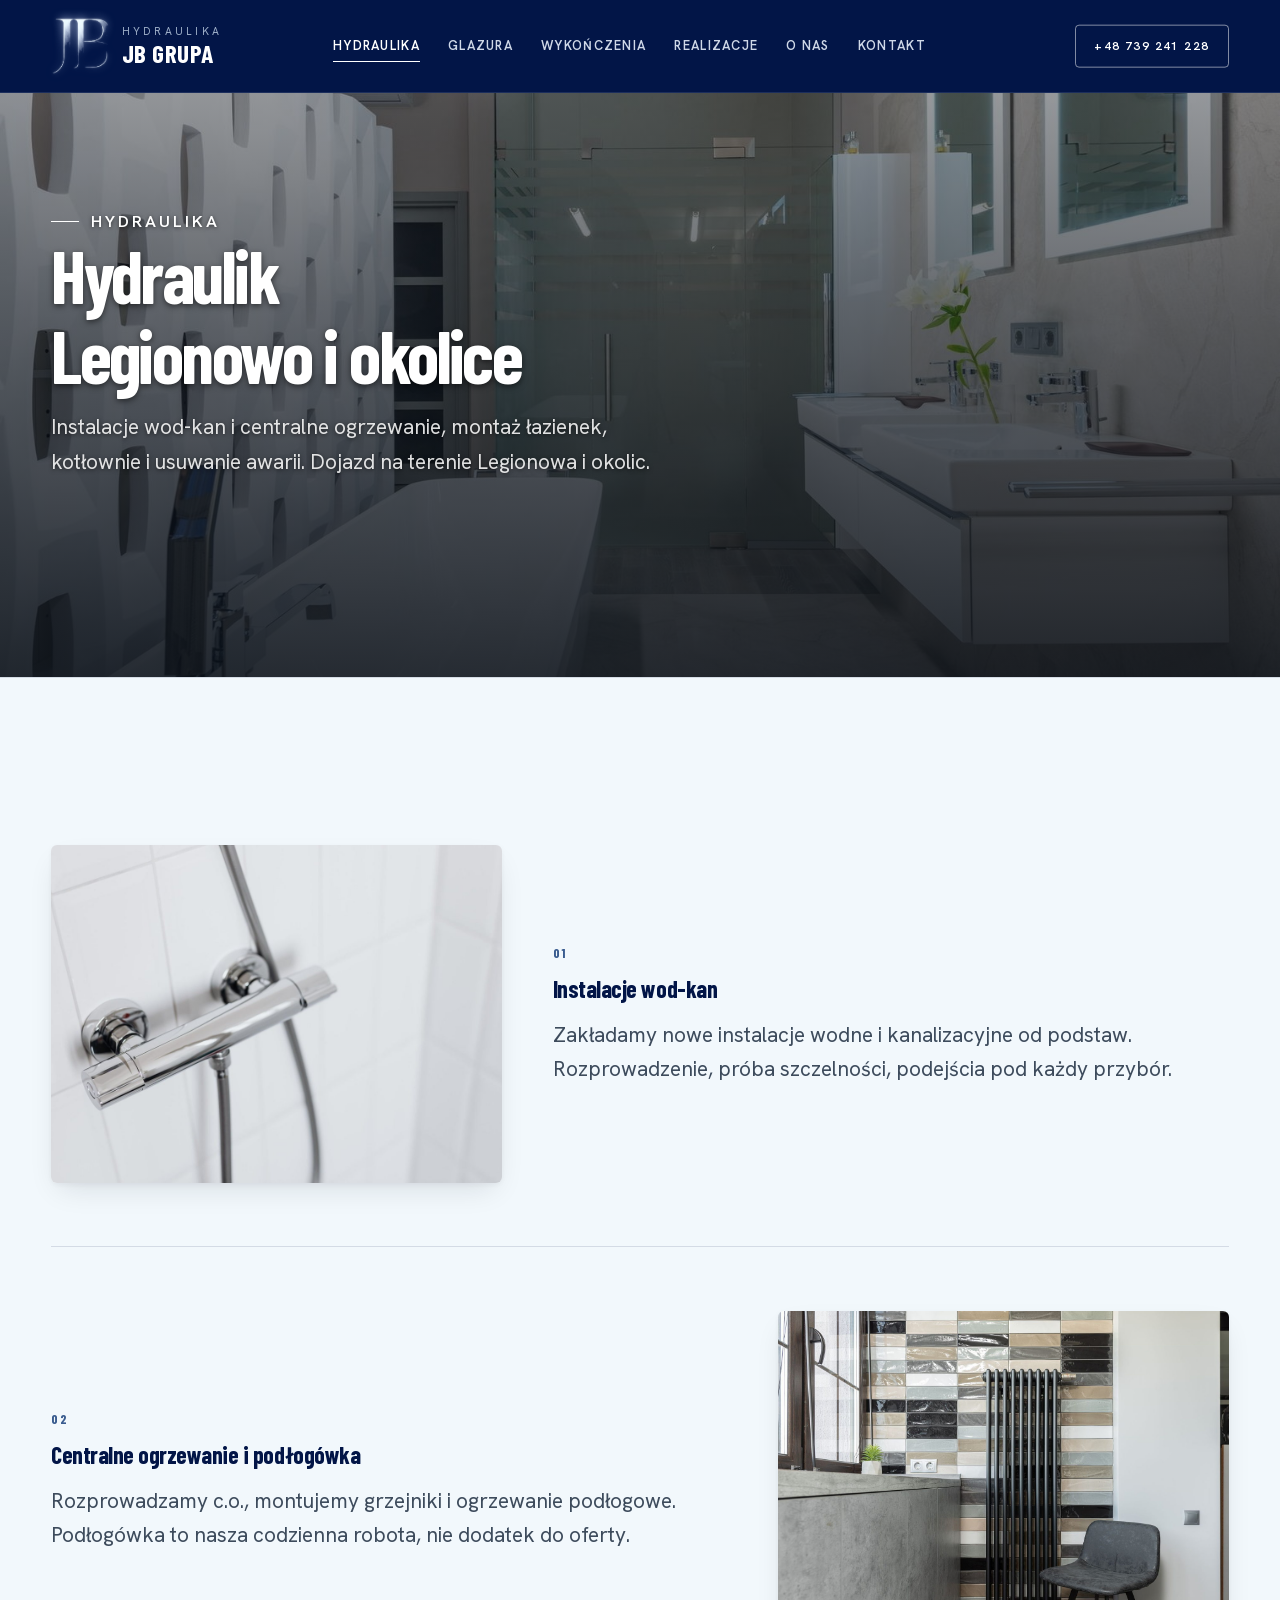
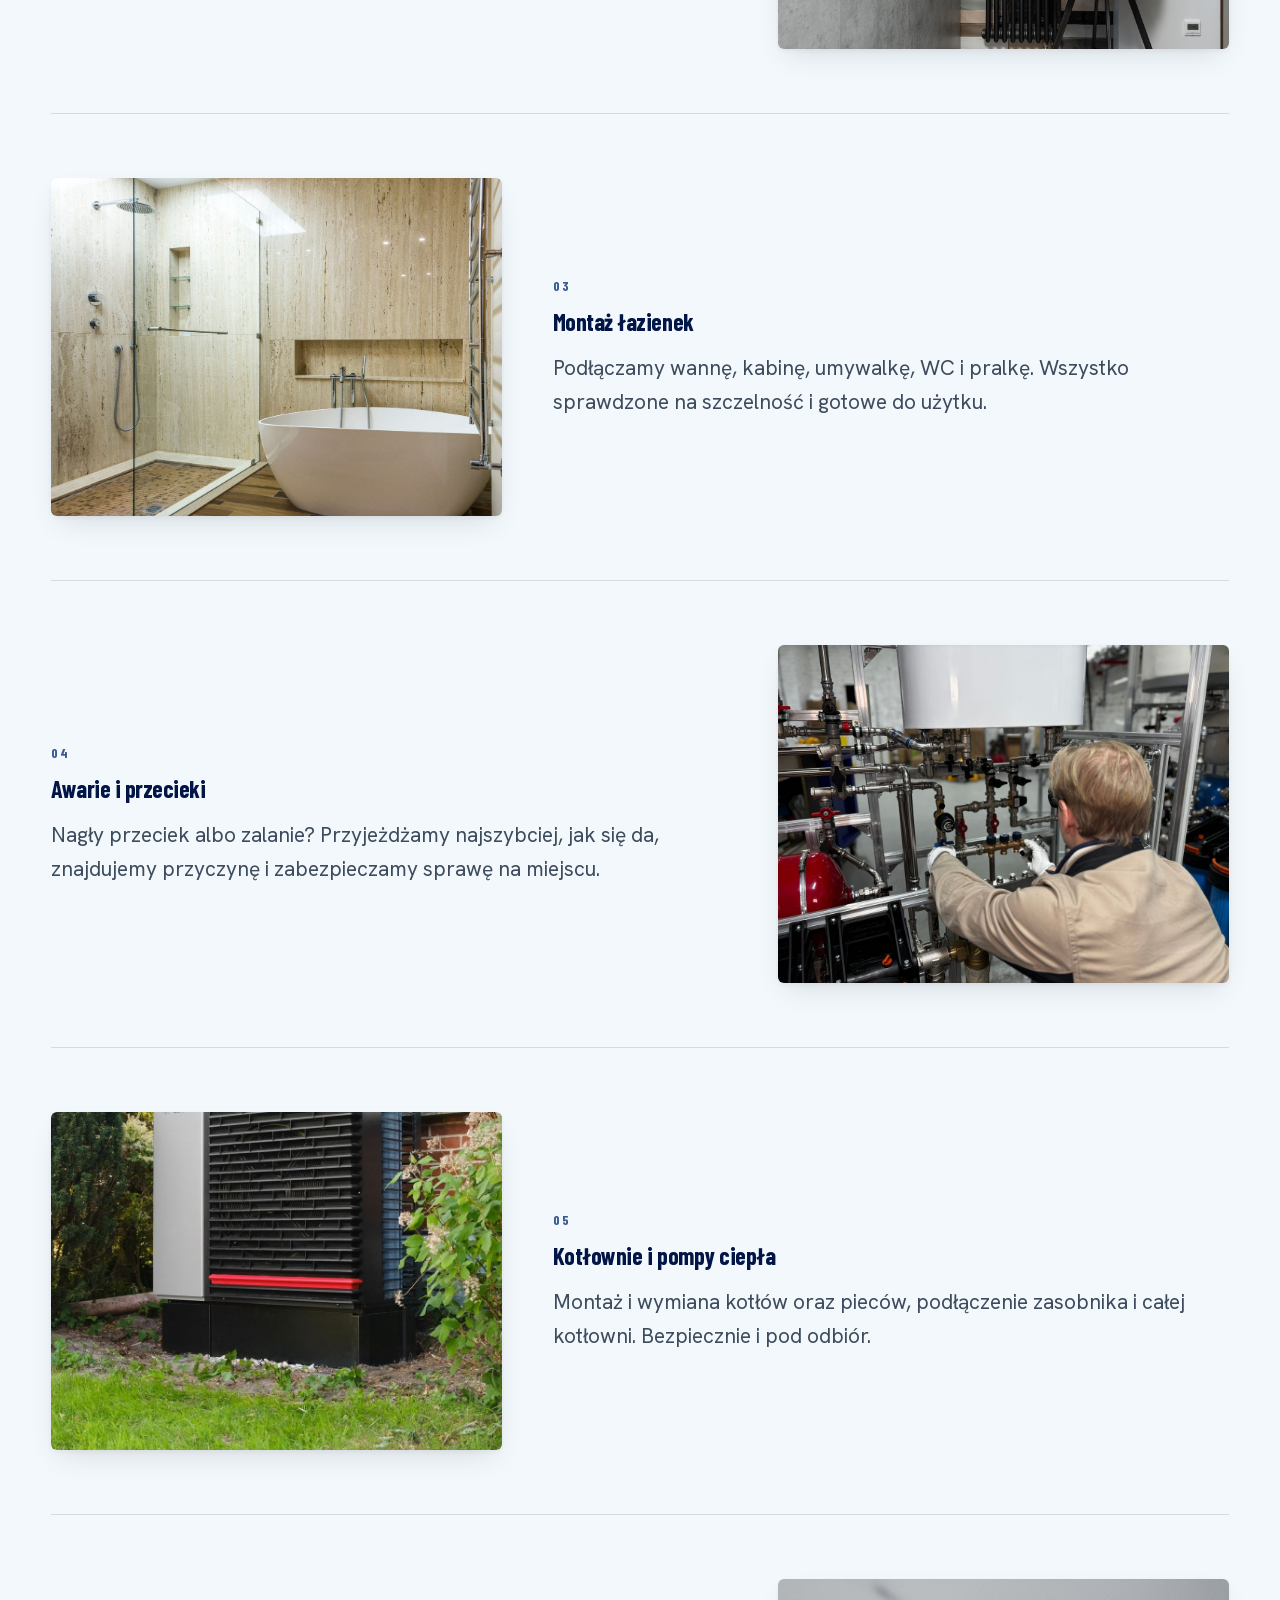
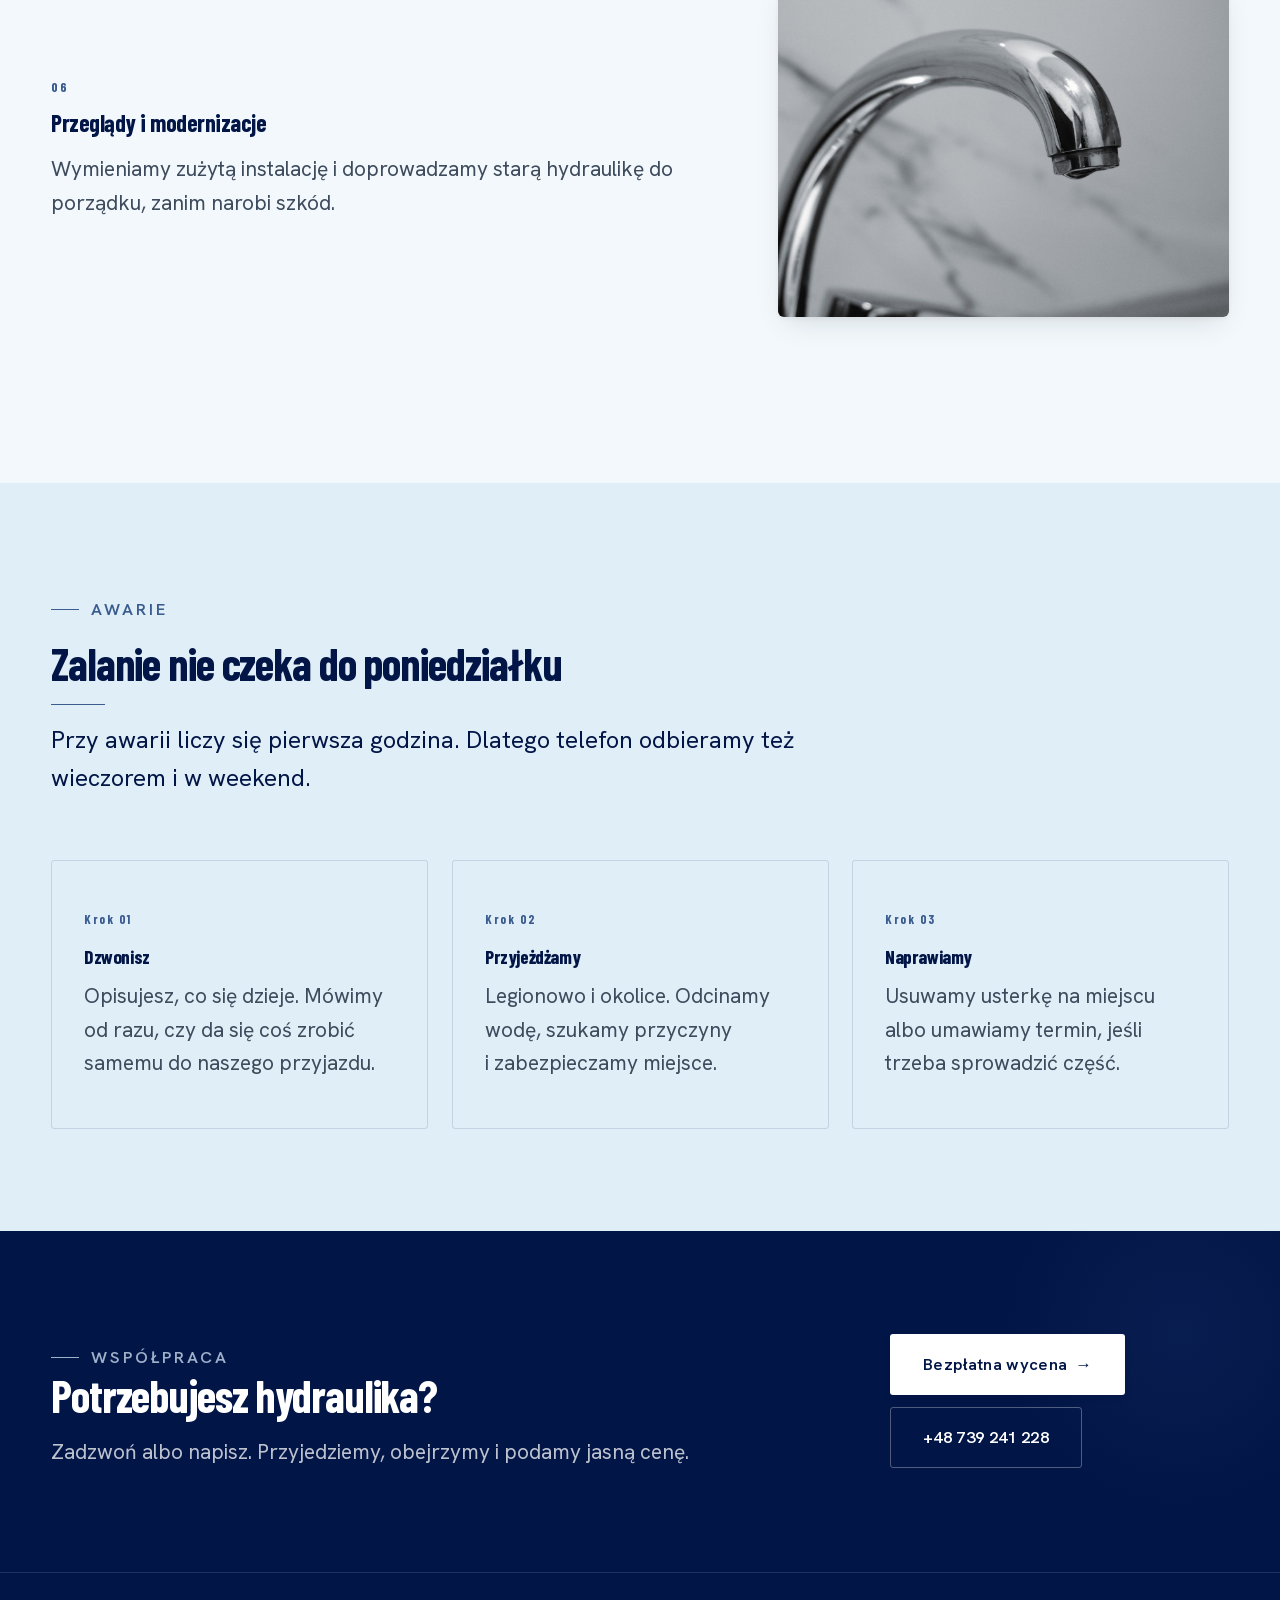
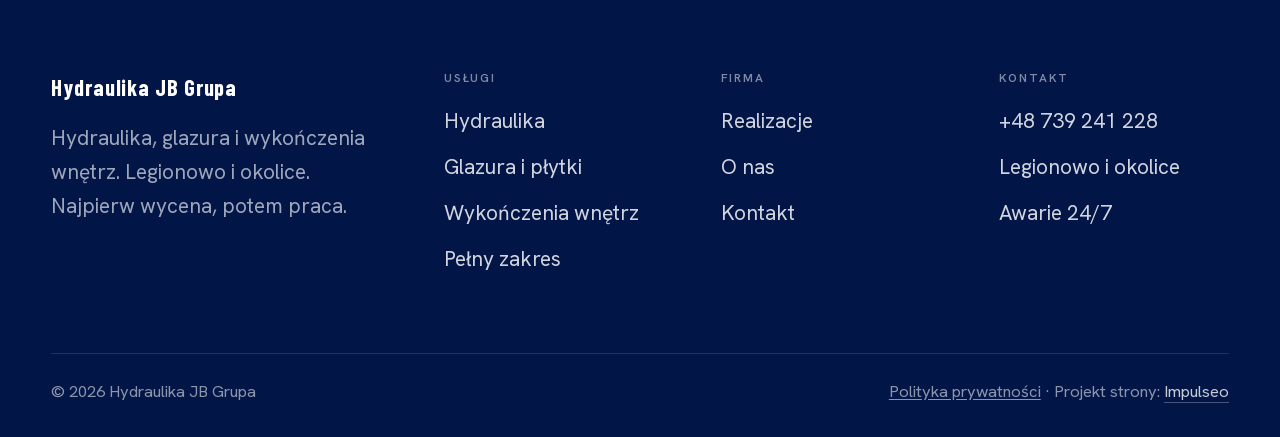
<file: hydraulika.html>
<!DOCTYPE html>
<html lang="pl">
<head>
<meta charset="UTF-8">
<meta name="viewport" content="width=device-width, initial-scale=1.0">
<title>Hydraulik Legionowo - instalacje, awarie, kotłownie | Hydraulika JB Grupa</title>
<meta name="description" content="Hydraulik Legionowo i okolice. Instalacje wod-kan, centralne ogrzewanie i podłogówka, montaż łazienek, kotłownie, awarie 24/7. Bezpłatna wycena.">
<link rel="canonical" href="https://hydraulika-legionowo.pl/hydraulika">
<meta name="robots" content="noindex, nofollow">
<meta name="theme-color" content="#021547">
<link rel="icon" href="favicon.ico" sizes="any">
<link rel="icon" type="image/png" sizes="32x32" href="favicon-32x32.png">
<link rel="icon" type="image/png" sizes="16x16" href="favicon-16x16.png">
<link rel="apple-touch-icon" sizes="180x180" href="apple-touch-icon.png">
<link rel="manifest" href="site.webmanifest">
<meta property="og:type" content="website">
<meta property="og:locale" content="pl_PL">
<meta property="og:site_name" content="Hydraulika JB Grupa">
<meta property="og:title" content="Hydraulik Legionowo i okolice - Hydraulika JB Grupa">
<meta property="og:description" content="Hydraulik Legionowo i okolice. Instalacje wod-kan, centralne ogrzewanie i podłogówka, montaż łazienek, kotłownie, awarie 24/7. Bezpłatna wycena.">
<meta property="og:url" content="https://hydraulika-legionowo.pl/hydraulika">
<meta property="og:image" content="https://hydraulika-legionowo.pl/img/og.jpg">
<meta property="og:image:width" content="1200">
<meta property="og:image:height" content="630">
<meta name="twitter:card" content="summary_large_image">
<meta name="twitter:title" content="Hydraulik Legionowo i okolice - Hydraulika JB Grupa">
<meta name="twitter:description" content="Hydraulik Legionowo i okolice. Instalacje wod-kan, centralne ogrzewanie i podłogówka, montaż łazienek, kotłownie, awarie 24/7. Bezpłatna wycena.">
<meta name="twitter:image" content="https://hydraulika-legionowo.pl/img/og.jpg">
<link rel="stylesheet" href="assets/fonts.css?v=20260808">
<script type="application/ld+json">{"@context":"https://schema.org","@type":"Service","serviceType":"Hydraulika","name":"Usługi hydrauliczne","description":"Instalacje wod-kan, centralne ogrzewanie, montaż łazienek, kotłownie i usuwanie awarii w Legionowie i okolicy.","provider":{"@type":["HomeAndConstructionBusiness","Plumber"],"@id":"https://hydraulika-legionowo.pl/#business","name":"Hydraulika JB Grupa","telephone":"+48739241228","url":"https://hydraulika-legionowo.pl/"},"areaServed":[{"@type":"City","name":"Legionowo"},{"@type":"City","name":"Nowy Dwór Mazowiecki"},{"@type":"City","name":"Jabłonna"},{"@type":"City","name":"Nieporęt"},{"@type":"City","name":"Wieliszew"},{"@type":"City","name":"Serock"}]}</script>
<link rel="stylesheet" href="assets/styles.css?v=20260808">
</head>
<body>
<a class="skip" href="#main">Przejdź do treści</a>

<header class="nav">
  <div class="wrap nav-inner">
    <a class="brand brand-lockup" href="index.html"><img class="brand-logo" src="img/logo.png" alt=""><span class="brand-wm"><small>Hydraulika</small><b>JB Grupa</b></span></a>
    <nav class="nav-links" id="nav-links">
      <a href="hydraulika.html" class="active">Hydraulika</a>
      <a href="glazura.html">Glazura</a>
      <a href="wykonczenia-wnetrz.html">Wykończenia</a>
      <a href="realizacje.html">Realizacje</a>
      <a href="o-nas.html">O&nbsp;nas</a>
      <a href="kontakt.html">Kontakt</a>
      <a href="tel:+48739241228" class="btn btn-accent">+48 739 241 228</a>
    </nav>
    <button class="nav-toggle" type="button" aria-label="Otwórz menu" aria-expanded="false" aria-controls="nav-links"><span></span><span></span><span></span></button>
  </div>
</header>
<main id="main">

<section class="pagehead">
  <img src="img/g7.jpg" alt="">
  <div class="wrap">
    <span class="eyebrow">Hydraulika</span>
    <h1>Hydraulik Legionowo i&nbsp;okolice</h1>
    <p>Instalacje wod-kan i&nbsp;centralne ogrzewanie, montaż łazienek, kotłownie i&nbsp;usuwanie awarii. Dojazd na terenie Legionowa i&nbsp;okolic.</p>
  </div>
</section>
<section>
  <div class="wrap">
    <h2 class="sr-only">Zakres usług hydraulicznych</h2>
    <div class="svc-row reveal">
      <div class="svc-row-art"><img src="img/g4.jpg" alt="Instalacje wod-kan w domu pod Legionowem" loading="lazy"></div>
      <div>
        <span class="num">01</span>
        <h3>Instalacje wod-kan</h3>
        <p class="muted">Zakładamy nowe instalacje wodne i&nbsp;kanalizacyjne od podstaw. Rozprowadzenie, próba szczelności, podejścia pod każdy przybór.</p>
      </div>
    </div>
    <div class="svc-row rev reveal">
      <div class="svc-row-art"><img src="img/g2.jpg" alt="Centralne ogrzewanie i grzejniki" loading="lazy"></div>
      <div>
        <span class="num">02</span>
        <h3>Centralne ogrzewanie i&nbsp;podłogówka</h3>
        <p class="muted">Rozprowadzamy c.o., montujemy grzejniki i&nbsp;ogrzewanie podłogowe. Podłogówka to nasza codzienna robota, nie dodatek do oferty.</p>
      </div>
    </div>
    <div class="svc-row reveal">
      <div class="svc-row-art"><img src="img/g1.jpg" alt="Montaż łazienki, wanna i kabina prysznicowa" loading="lazy"></div>
      <div>
        <span class="num">03</span>
        <h3>Montaż łazienek</h3>
        <p class="muted">Podłączamy wannę, kabinę, umywalkę, WC i&nbsp;pralkę. Wszystko sprawdzone na szczelność i&nbsp;gotowe do użytku.</p>
      </div>
    </div>
    <div class="svc-row rev reveal">
      <div class="svc-row-art"><img src="img/about.jpg" alt="Usuwanie awarii i przecieków" loading="lazy"></div>
      <div>
        <span class="num">04</span>
        <h3>Awarie i&nbsp;przecieki</h3>
        <p class="muted">Nagły przeciek albo zalanie? Przyjeżdżamy najszybciej, jak się da, znajdujemy przyczynę i&nbsp;zabezpieczamy sprawę na miejscu.</p>
      </div>
    </div>
    <div class="svc-row reveal">
      <div class="svc-row-art"><img src="img/g3.jpg" alt="Kotłownia i pompa ciepła" loading="lazy"></div>
      <div>
        <span class="num">05</span>
        <h3>Kotłownie i&nbsp;pompy ciepła</h3>
        <p class="muted">Montaż i&nbsp;wymiana kotłów oraz pieców, podłączenie zasobnika i&nbsp;całej kotłowni. Bezpiecznie i&nbsp;pod odbiór.</p>
      </div>
    </div>
    <div class="svc-row rev reveal">
      <div class="svc-row-art"><img src="img/g5.jpg" alt="Przegląd i modernizacja instalacji" loading="lazy"></div>
      <div>
        <span class="num">06</span>
        <h3>Przeglądy i&nbsp;modernizacje</h3>
        <p class="muted">Wymieniamy zużytą instalację i&nbsp;doprowadzamy starą hydraulikę do porządku, zanim narobi szkód.</p>
      </div>
    </div>
  </div>
</section>
<section class="trust">
  <div class="wrap">
    <div class="head reveal">
      <span class="eyebrow">Awarie</span>
      <h2>Zalanie nie czeka do poniedziałku</h2>
      <p>Przy awarii liczy się pierwsza godzina. Dlatego telefon odbieramy też wieczorem i&nbsp;w&nbsp;weekend.</p>
    </div>
    <div class="svc-grid">
      <div class="svc reveal"><div class="ic">Krok 01</div><h3>Dzwonisz</h3><p>Opisujesz, co się dzieje. Mówimy od razu, czy da się coś zrobić samemu do naszego przyjazdu.</p></div>
      <div class="svc reveal"><div class="ic">Krok 02</div><h3>Przyjeżdżamy</h3><p>Legionowo i&nbsp;okolice. Odcinamy wodę, szukamy przyczyny i&nbsp;zabezpieczamy miejsce.</p></div>
      <div class="svc reveal"><div class="ic">Krok 03</div><h3>Naprawiamy</h3><p>Usuwamy usterkę na miejscu albo umawiamy termin, jeśli trzeba sprowadzić część.</p></div>
    </div>
  </div>
</section>
<section class="cta">
  <div class="wrap">
    <div class="reveal">
      <span class="eyebrow">Współpraca</span>
      <h2>Potrzebujesz hydraulika?</h2>
      <p>Zadzwoń albo napisz. Przyjedziemy, obejrzymy i&nbsp;podamy jasną cenę.</p>
    </div>
    <div class="cta-actions reveal">
      <a href="kontakt.html" class="btn btn-light">Bezpłatna wycena <span class="arr" aria-hidden="true">&rarr;</span></a>
      <a href="tel:+48739241228" class="btn btn-ghost" style="color:#fff;border-color:rgba(255,255,255,.3)">+48 739 241 228</a>
    </div>
  </div>
</section>

</main>
<footer>
  <div class="wrap">
    <div class="foot-grid">
      <div class="foot-brand">
        <div class="name">Hydraulika JB Grupa</div>
        <p>Hydraulika, glazura i&nbsp;wykończenia wnętrz. Legionowo i&nbsp;okolice. Najpierw wycena, potem praca.</p>
      </div>
      <div class="foot-col">
        <h4>Usługi</h4>
        <a href="hydraulika.html">Hydraulika</a>
        <a href="glazura.html">Glazura i&nbsp;płytki</a>
        <a href="wykonczenia-wnetrz.html">Wykończenia wnętrz</a>
        <a href="oferta.html">Pełny zakres</a>
      </div>
      <div class="foot-col">
        <h4>Firma</h4>
        <a href="realizacje.html">Realizacje</a>
        <a href="o-nas.html">O&nbsp;nas</a>
        <a href="kontakt.html">Kontakt</a>
      </div>
      <div class="foot-col">
        <h4>Kontakt</h4>
        <a href="tel:+48739241228">+48 739 241 228</a>
        <p>Legionowo i&nbsp;okolice</p>
        <p>Awarie 24/7</p>
      </div>
    </div>
    <div class="foot-bot">
      <span>&copy; 2026 Hydraulika JB Grupa</span>
      <span class="foot-legal"><a href="polityka-prywatnosci.html">Polityka prywatności</a> &middot; Projekt strony: <a class="foot-credit" href="https://impulseo.pl" target="_blank" rel="noopener">Impulseo</a></span>
    </div>
  </div>
</footer>
<div class="sticky-call"><a class="sc-call" href="tel:+48739241228"><svg class="ico-tel" width="16" height="16" viewBox="0 0 24 24" fill="none" aria-hidden="true"><path d="M6.6 10.8a15.5 15.5 0 0 0 6.6 6.6l2.2-2.2a1 1 0 0 1 1-.24 11.4 11.4 0 0 0 3.6.58 1 1 0 0 1 1 1V20a1 1 0 0 1-1 1A17 17 0 0 1 3 4a1 1 0 0 1 1-1h3.5a1 1 0 0 1 1 1c0 1.25.2 2.46.58 3.6a1 1 0 0 1-.25 1l-2.23 2.2Z" fill="currentColor"/></svg> Zadzwoń</a><a class="sc-quote" href="kontakt.html">Bezpłatna wycena</a></div>

<script src="assets/main.js"></script>
</body>
</html>
</file>
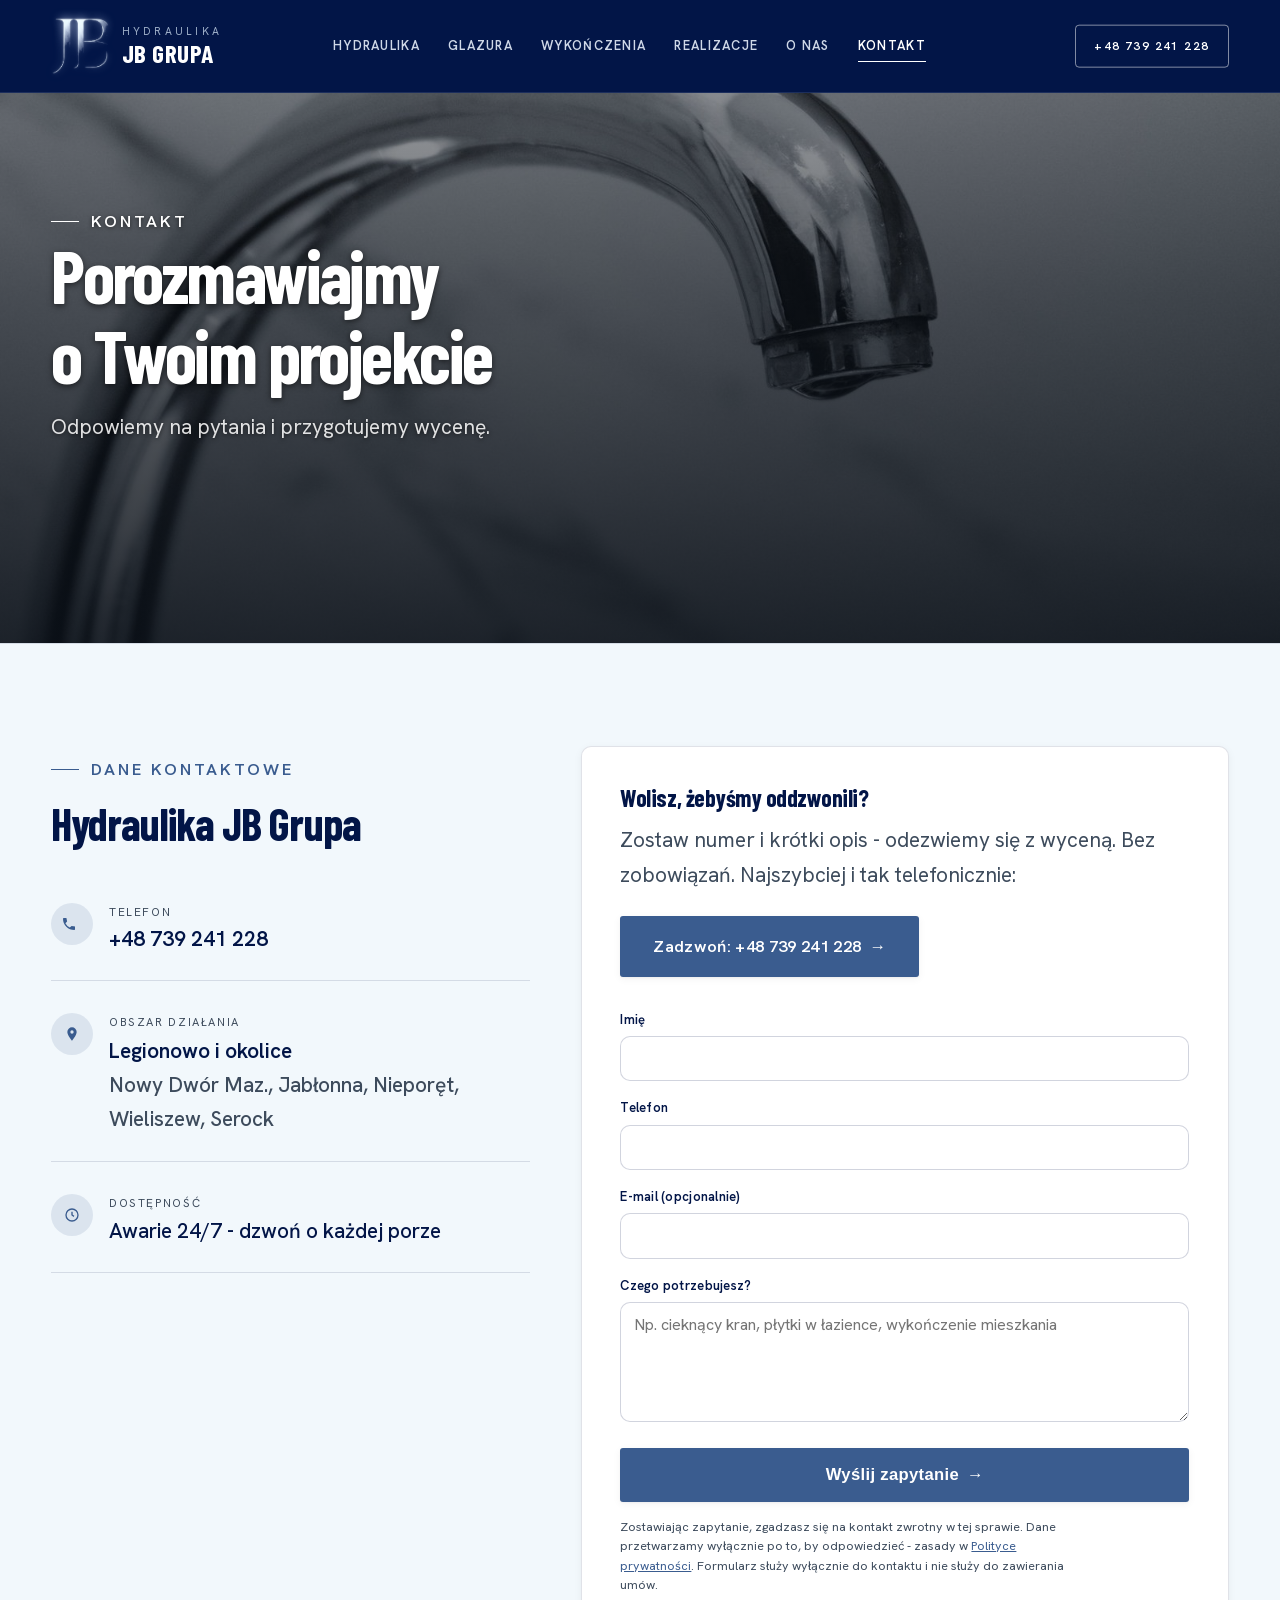
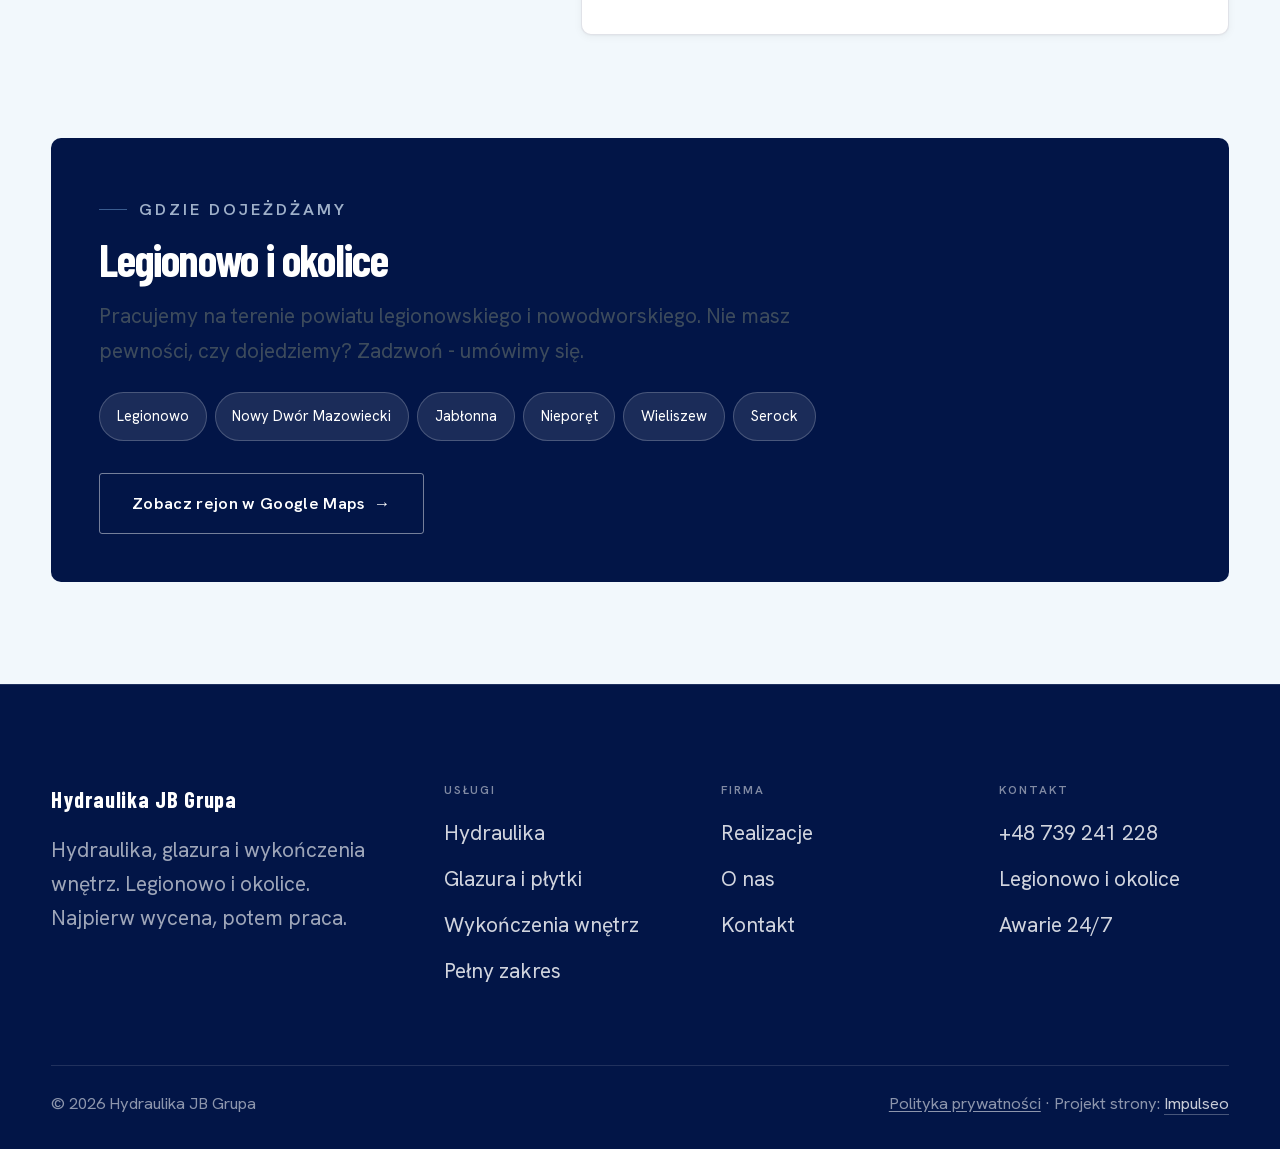
<file: kontakt.html>
<!DOCTYPE html>
<html lang="pl">
<head>
<meta charset="UTF-8">
<meta name="viewport" content="width=device-width, initial-scale=1.0">
<title>Kontakt - hydraulik, glazurnik Legionowo | Hydraulika JB Grupa</title>
<meta name="description" content="Kontakt - hydraulik, glazurnik i wykończenia wnętrz, Legionowo i okolice. Zadzwoń +48 739 241 228 lub zostaw zapytanie. Bezpłatna wycena.">
<link rel="canonical" href="https://hydraulika-legionowo.pl/kontakt">
<meta name="robots" content="noindex, nofollow">
<meta name="theme-color" content="#021547">
<link rel="icon" href="favicon.ico" sizes="any">
<link rel="icon" type="image/png" sizes="32x32" href="favicon-32x32.png">
<link rel="icon" type="image/png" sizes="16x16" href="favicon-16x16.png">
<link rel="apple-touch-icon" sizes="180x180" href="apple-touch-icon.png">
<link rel="manifest" href="site.webmanifest">
<meta property="og:type" content="website">
<meta property="og:locale" content="pl_PL">
<meta property="og:site_name" content="Hydraulika JB Grupa">
<meta property="og:title" content="Kontakt - Hydraulika JB Grupa">
<meta property="og:description" content="Kontakt - hydraulik, glazurnik i wykończenia wnętrz, Legionowo i okolice. Zadzwoń +48 739 241 228 lub zostaw zapytanie. Bezpłatna wycena.">
<meta property="og:url" content="https://hydraulika-legionowo.pl/kontakt">
<meta property="og:image" content="https://hydraulika-legionowo.pl/img/og.jpg">
<meta property="og:image:width" content="1200">
<meta property="og:image:height" content="630">
<meta name="twitter:card" content="summary_large_image">
<meta name="twitter:title" content="Kontakt - Hydraulika JB Grupa">
<meta name="twitter:description" content="Kontakt - hydraulik, glazurnik i wykończenia wnętrz, Legionowo i okolice. Zadzwoń +48 739 241 228 lub zostaw zapytanie. Bezpłatna wycena.">
<meta name="twitter:image" content="https://hydraulika-legionowo.pl/img/og.jpg">
<link rel="stylesheet" href="assets/fonts.css?v=20260808">
<script type="application/ld+json">{"@context": "https://schema.org", "@type": ["HomeAndConstructionBusiness", "Plumber"], "@id": "https://hydraulika-legionowo.pl/#business", "name": "Hydraulika JB Grupa", "description": "Hydraulik, glazurnik i wykończenia wnętrz. Legionowo i okolice. Instalacje wod-kan i centralne ogrzewanie, układanie płytek i gresu, łazienki pod klucz, usuwanie awarii.", "image": "https://hydraulika-legionowo.pl/img/og.jpg", "url": "https://hydraulika-legionowo.pl/", "telephone": "+48739241228", "email": "kontakt@jbgrupa.com", "areaServed": [{"@type": "City", "name": "Legionowo"}, {"@type": "City", "name": "Nowy Dwór Mazowiecki"}, {"@type": "City", "name": "Jabłonna"}, {"@type": "City", "name": "Nieporęt"}, {"@type": "City", "name": "Wieliszew"}, {"@type": "City", "name": "Serock"}], "address": {"@type": "PostalAddress", "addressLocality": "Legionowo", "addressRegion": "mazowieckie", "addressCountry": "PL"}, "geo": {"@type": "GeoCoordinates", "latitude": 52.4045, "longitude": 20.9266}, "knowsAbout": ["instalacje wod-kan", "centralne ogrzewanie", "ogrzewanie podłogowe", "montaż łazienek", "kotłownie", "usuwanie awarii", "układanie płytek", "gres wielkoformatowy", "brodziki z odpływem liniowym", "gładzie i malowanie", "sufity podwieszane", "wykończenia wnętrz"], "hasOfferCatalog": {"@type": "OfferCatalog", "name": "Usługi", "itemListElement": [{"@type": "Offer", "itemOffered": {"@type": "Service", "name": "Usługi hydrauliczne", "url": "https://hydraulika-legionowo.pl/hydraulika.html"}}, {"@type": "Offer", "itemOffered": {"@type": "Service", "name": "Układanie płytek i gresu", "url": "https://hydraulika-legionowo.pl/glazura.html"}}, {"@type": "Offer", "itemOffered": {"@type": "Service", "name": "Wykończenia wnętrz", "url": "https://hydraulika-legionowo.pl/wykonczenia-wnetrz.html"}}]}}</script>
<link rel="stylesheet" href="assets/styles.css?v=20260808">
</head>
<body>
<a class="skip" href="#main">Przejdź do treści</a>

<header class="nav">
  <div class="wrap nav-inner">
    <a class="brand brand-lockup" href="index.html"><img class="brand-logo" src="img/logo.png" alt=""><span class="brand-wm"><small>Hydraulika</small><b>JB Grupa</b></span></a>
    <nav class="nav-links" id="nav-links">
      <a href="hydraulika.html">Hydraulika</a>
      <a href="glazura.html">Glazura</a>
      <a href="wykonczenia-wnetrz.html">Wykończenia</a>
      <a href="realizacje.html">Realizacje</a>
      <a href="o-nas.html">O&nbsp;nas</a>
      <a href="kontakt.html" class="active">Kontakt</a>
      <a href="tel:+48739241228" class="btn btn-accent">+48 739 241 228</a>
    </nav>
    <button class="nav-toggle" type="button" aria-label="Otwórz menu" aria-expanded="false" aria-controls="nav-links"><span></span><span></span><span></span></button>
  </div>
</header>
<main id="main">

<section class="pagehead">
  <img src="img/g5.jpg" alt="">
  <div class="wrap">
    <span class="eyebrow">Kontakt</span>
    <h1>Porozmawiajmy o&nbsp;Twoim projekcie</h1>
    <p>Odpowiemy na pytania i&nbsp;przygotujemy wycenę.</p>
  </div>
</section>
<section>
  <div class="wrap contact-grid">
    <div class="reveal">
      <span class="eyebrow">Dane kontaktowe</span>
      <h2 style="margin:var(--space-4) 0 var(--space-6)">Hydraulika JB Grupa</h2>
      <div class="info-list">
        <div class="info-row"><div class="ic"><svg class="ico-tel" width="16" height="16" viewBox="0 0 24 24" fill="none" aria-hidden="true"><path d="M6.6 10.8a15.5 15.5 0 0 0 6.6 6.6l2.2-2.2a1 1 0 0 1 1-.24 11.4 11.4 0 0 0 3.6.58 1 1 0 0 1 1 1V20a1 1 0 0 1-1 1A17 17 0 0 1 3 4a1 1 0 0 1 1-1h3.5a1 1 0 0 1 1 1c0 1.25.2 2.46.58 3.6a1 1 0 0 1-.25 1l-2.23 2.2Z" fill="currentColor"/></svg></div><div><div class="lbl">Telefon</div><a class="val" href="tel:+48739241228">+48 739 241 228</a></div></div>
        <div class="info-row"><div class="ic"><svg width="16" height="16" viewBox="0 0 24 24" fill="currentColor" aria-hidden="true"><path d="M12 2a7 7 0 0 0-7 7c0 5 7 13 7 13s7-8 7-13a7 7 0 0 0-7-7Zm0 9.5A2.5 2.5 0 1 1 12 6.5a2.5 2.5 0 0 1 0 5Z"/></svg></div><div><div class="lbl">Obszar działania</div><div class="val">Legionowo i&nbsp;okolice<br><span style="font-weight:500;color:var(--muted)">Nowy Dwór Maz., Jabłonna, Nieporęt, Wieliszew, Serock</span></div></div></div>
        <div class="info-row"><div class="ic"><svg width="16" height="16" viewBox="0 0 24 24" fill="none" stroke="currentColor" stroke-width="2" aria-hidden="true"><circle cx="12" cy="12" r="9"/><path d="M12 7v5l3 2"/></svg></div><div><div class="lbl">Dostępność</div><div class="val" style="font-weight:500">Awarie 24/7 - dzwoń o&nbsp;każdej porze</div></div></div>
      </div>
    </div>
    <div class="reveal">
      <div class="form">
        <h3 style="margin-bottom:var(--space-3)">Wolisz, żebyśmy oddzwonili?</h3>
        <p class="muted" style="margin-bottom:var(--space-5)">Zostaw numer i&nbsp;krótki opis - odezwiemy się z&nbsp;wyceną. Bez zobowiązań. Najszybciej i&nbsp;tak telefonicznie:</p>
        <a href="tel:+48739241228" class="btn btn-accent" style="justify-content:center;margin-bottom:var(--space-6)">Zadzwoń: +48 739 241 228 <span class="arr" aria-hidden="true">→</span></a>
        <!-- FORMULARZ: FormSubmit (bez konta). Maile lecą na kontakt@jbgrupa.com. UWAGA: przy 1. wysyłce FormSubmit wysyła na ten mail link aktywacyjny - trzeba kliknąć RAZ, potem działa na stałe. -->
        <form action="https://formsubmit.co/kontakt@jbgrupa.com" method="POST" class="contact-form">
          <input type="hidden" name="_subject" value="Nowe zapytanie ze strony - Hydraulika JB Grupa">
          <input type="hidden" name="_template" value="table">
          <input type="hidden" name="_next" value="https://hydraulika-legionowo.pl/dziekujemy.html">
          <input type="hidden" name="_captcha" value="false">
          <input type="text" name="_honey" class="hp-field" tabindex="-1" autocomplete="off" aria-hidden="true">
          <div class="field"><label for="f-imie">Imię</label><input id="f-imie" type="text" name="imie" required autocomplete="name"></div>
          <div class="field"><label for="f-tel">Telefon</label><input id="f-tel" type="tel" name="telefon" required autocomplete="tel" inputmode="tel"></div>
          <div class="field"><label for="f-mail">E-mail (opcjonalnie)</label><input id="f-mail" type="email" name="email" autocomplete="email"></div>
          <div class="field"><label for="f-msg">Czego potrzebujesz?</label><textarea id="f-msg" name="wiadomosc" rows="4" required placeholder="Np. cieknący kran, płytki w łazience, wykończenie mieszkania"></textarea></div>
          <button type="submit" class="btn btn-accent" style="justify-content:center;width:100%">Wyślij zapytanie <span class="arr" aria-hidden="true">→</span></button>
          <p class="form-rodo">Zostawiając zapytanie, zgadzasz się na kontakt zwrotny w&nbsp;tej sprawie. Dane przetwarzamy wyłącznie po to, by odpowiedzieć - zasady w <a href="polityka-prywatnosci.html">Polityce prywatności</a>. Formularz służy wyłącznie do kontaktu i&nbsp;nie służy do zawierania umów.</p>
        </form>
      </div>
    </div>
  </div>
</section>
<section style="padding-top:0">
  <div class="wrap reveal">
    <div class="area-panel">
      <div>
        <span class="eyebrow">Gdzie dojeżdżamy</span>
        <h2 style="margin:var(--space-3) 0 var(--space-4)">Legionowo i&nbsp;okolice</h2>
        <p class="muted" style="margin-bottom:var(--space-5)">Pracujemy na terenie powiatu legionowskiego i&nbsp;nowodworskiego. Nie masz pewności, czy dojedziemy? Zadzwoń - umówimy się.</p>
        <div class="area-chips">
          <span>Legionowo</span><span>Nowy Dwór Mazowiecki</span><span>Jabłonna</span><span>Nieporęt</span><span>Wieliszew</span><span>Serock</span>
        </div>
        <a class="btn btn-ghost" style="margin-top:var(--space-6)" href="https://www.google.com/maps/search/hydraulik+Legionowo" target="_blank" rel="noopener">Zobacz rejon w&nbsp;Google Maps <span class="sr-only">(otwiera się w&nbsp;nowym oknie)</span> <span class="arr" aria-hidden="true">→</span></a>
      </div>
    </div>
  </div>
</section>

</main>
<footer>
  <div class="wrap">
    <div class="foot-grid">
      <div class="foot-brand">
        <div class="name">Hydraulika JB Grupa</div>
        <p>Hydraulika, glazura i&nbsp;wykończenia wnętrz. Legionowo i&nbsp;okolice. Najpierw wycena, potem praca.</p>
      </div>
      <div class="foot-col">
        <h4>Usługi</h4>
        <a href="hydraulika.html">Hydraulika</a>
        <a href="glazura.html">Glazura i&nbsp;płytki</a>
        <a href="wykonczenia-wnetrz.html">Wykończenia wnętrz</a>
        <a href="oferta.html">Pełny zakres</a>
      </div>
      <div class="foot-col">
        <h4>Firma</h4>
        <a href="realizacje.html">Realizacje</a>
        <a href="o-nas.html">O&nbsp;nas</a>
        <a href="kontakt.html">Kontakt</a>
      </div>
      <div class="foot-col">
        <h4>Kontakt</h4>
        <a href="tel:+48739241228">+48 739 241 228</a>
        <p>Legionowo i&nbsp;okolice</p>
        <p>Awarie 24/7</p>
      </div>
    </div>
    <div class="foot-bot">
      <span>© 2026 Hydraulika JB Grupa</span>
      <span class="foot-legal"><a href="polityka-prywatnosci.html">Polityka prywatności</a> · Projekt strony: <a class="foot-credit" href="https://impulseo.pl" target="_blank" rel="noopener">Impulseo</a></span>
    </div>
  </div>
</footer>
<div class="sticky-call"><a class="sc-call" href="tel:+48739241228"><svg class="ico-tel" width="16" height="16" viewBox="0 0 24 24" fill="none" aria-hidden="true"><path d="M6.6 10.8a15.5 15.5 0 0 0 6.6 6.6l2.2-2.2a1 1 0 0 1 1-.24 11.4 11.4 0 0 0 3.6.58 1 1 0 0 1 1 1V20a1 1 0 0 1-1 1A17 17 0 0 1 3 4a1 1 0 0 1 1-1h3.5a1 1 0 0 1 1 1c0 1.25.2 2.46.58 3.6a1 1 0 0 1-.25 1l-2.23 2.2Z" fill="currentColor"/></svg> Zadzwoń</a><a class="sc-quote" href="kontakt.html">Bezpłatna wycena</a></div>

<script src="assets/main.js"></script>
</body>
</html>
</file>
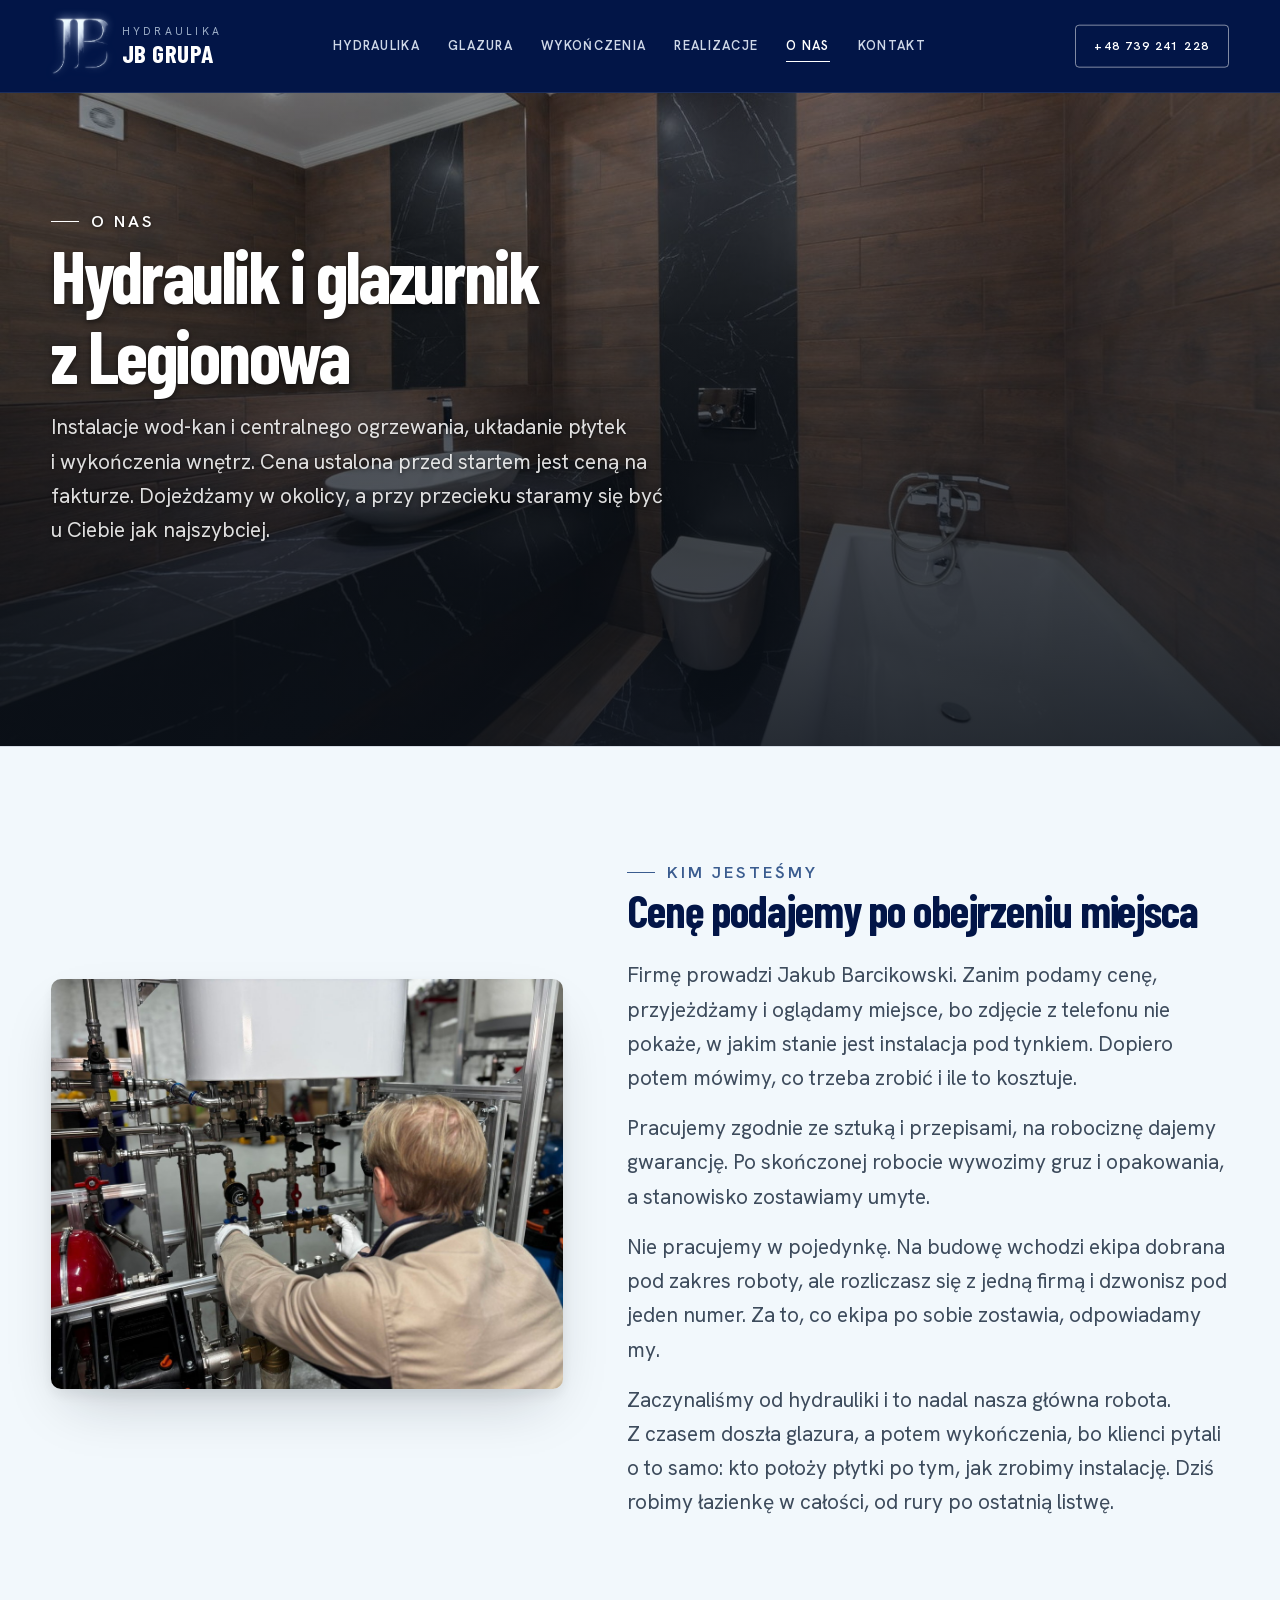
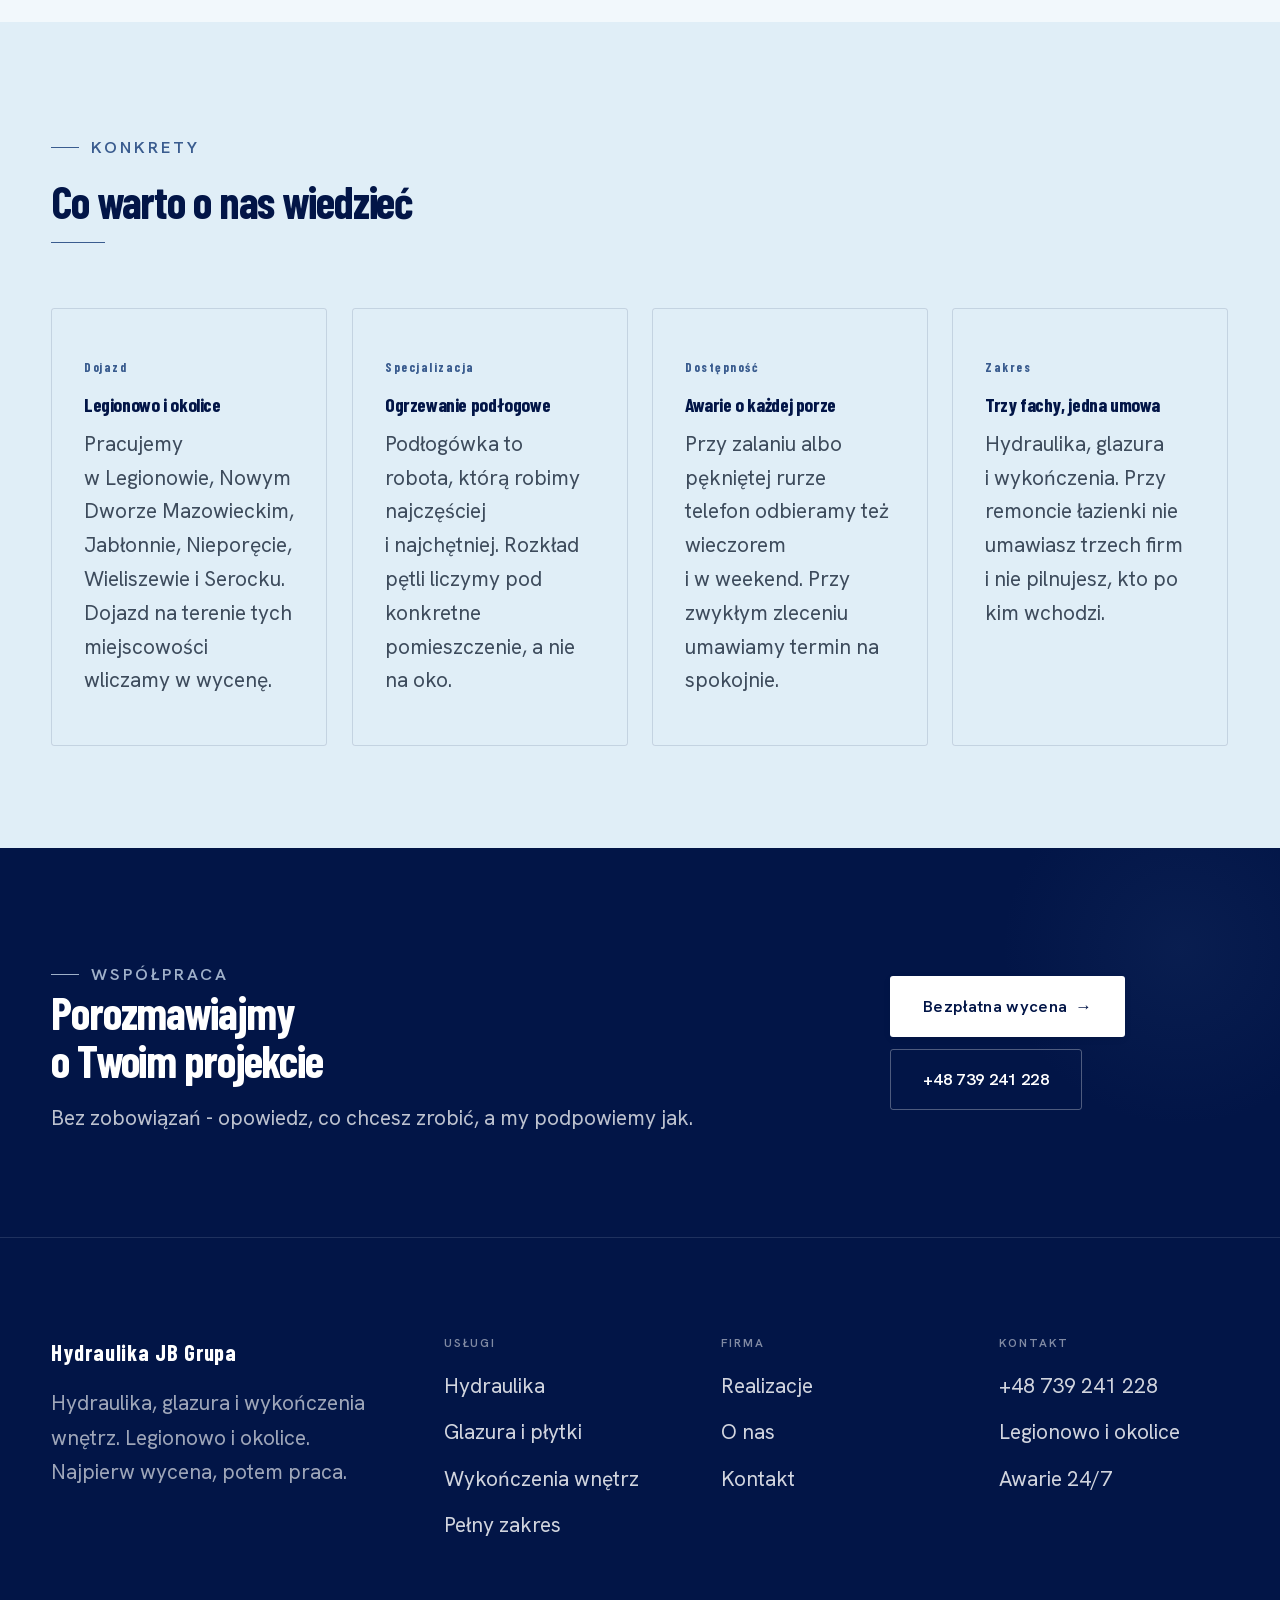
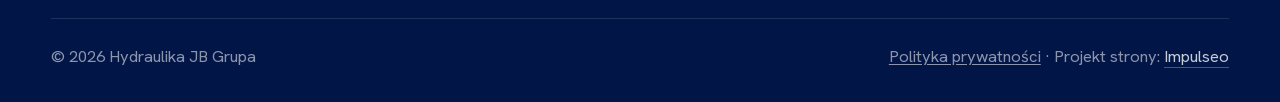
<file: o-nas.html>
<!DOCTYPE html>
<html lang="pl">
<head>
<meta charset="UTF-8">
<meta name="viewport" content="width=device-width, initial-scale=1.0">
<title>O nas - hydraulik i glazurnik Legionowo | Hydraulika JB Grupa</title>
<meta name="description" content="Hydraulik, glazurnik i wykończenia wnętrz w Legionowie i okolicy. Wycena przed pracą, gwarancja na robociznę, gruz wywieziony po robocie.">
<link rel="canonical" href="https://hydraulika-legionowo.pl/o-nas">
<meta name="robots" content="noindex, nofollow">
<meta name="theme-color" content="#021547">
<link rel="icon" href="favicon.ico" sizes="any">
<link rel="icon" type="image/png" sizes="32x32" href="favicon-32x32.png">
<link rel="icon" type="image/png" sizes="16x16" href="favicon-16x16.png">
<link rel="apple-touch-icon" sizes="180x180" href="apple-touch-icon.png">
<link rel="manifest" href="site.webmanifest">
<meta property="og:type" content="website">
<meta property="og:locale" content="pl_PL">
<meta property="og:site_name" content="Hydraulika JB Grupa">
<meta property="og:title" content="O nas - Hydraulika JB Grupa">
<meta property="og:description" content="Hydraulik, glazurnik i wykończenia wnętrz w Legionowie i okolicy. Wycena przed pracą, gwarancja na robociznę, gruz wywieziony po robocie.">
<meta property="og:url" content="https://hydraulika-legionowo.pl/o-nas">
<meta property="og:image" content="https://hydraulika-legionowo.pl/img/og.jpg">
<meta property="og:image:width" content="1200">
<meta property="og:image:height" content="630">
<meta name="twitter:card" content="summary_large_image">
<meta name="twitter:title" content="O nas - Hydraulika JB Grupa">
<meta name="twitter:description" content="Hydraulik, glazurnik i wykończenia wnętrz w Legionowie i okolicy. Wycena przed pracą, gwarancja na robociznę, gruz wywieziony po robocie.">
<meta name="twitter:image" content="https://hydraulika-legionowo.pl/img/og.jpg">
<link rel="stylesheet" href="assets/fonts.css?v=20260808">
<script type="application/ld+json">{"@context": "https://schema.org", "@type": ["HomeAndConstructionBusiness", "Plumber"], "@id": "https://hydraulika-legionowo.pl/#business", "name": "Hydraulika JB Grupa", "description": "Hydraulik, glazurnik i wykończenia wnętrz. Legionowo i okolice. Instalacje wod-kan i centralne ogrzewanie, układanie płytek i gresu, łazienki pod klucz, usuwanie awarii.", "image": "https://hydraulika-legionowo.pl/img/og.jpg", "url": "https://hydraulika-legionowo.pl/", "telephone": "+48739241228", "email": "kontakt@jbgrupa.com", "areaServed": [{"@type": "City", "name": "Legionowo"}, {"@type": "City", "name": "Nowy Dwór Mazowiecki"}, {"@type": "City", "name": "Jabłonna"}, {"@type": "City", "name": "Nieporęt"}, {"@type": "City", "name": "Wieliszew"}, {"@type": "City", "name": "Serock"}], "address": {"@type": "PostalAddress", "addressLocality": "Legionowo", "addressRegion": "mazowieckie", "addressCountry": "PL"}, "geo": {"@type": "GeoCoordinates", "latitude": 52.4045, "longitude": 20.9266}, "knowsAbout": ["instalacje wod-kan", "centralne ogrzewanie", "ogrzewanie podłogowe", "montaż łazienek", "kotłownie", "usuwanie awarii", "układanie płytek", "gres wielkoformatowy", "brodziki z odpływem liniowym", "gładzie i malowanie", "sufity podwieszane", "wykończenia wnętrz"], "hasOfferCatalog": {"@type": "OfferCatalog", "name": "Usługi", "itemListElement": [{"@type": "Offer", "itemOffered": {"@type": "Service", "name": "Usługi hydrauliczne", "url": "https://hydraulika-legionowo.pl/hydraulika.html"}}, {"@type": "Offer", "itemOffered": {"@type": "Service", "name": "Układanie płytek i gresu", "url": "https://hydraulika-legionowo.pl/glazura.html"}}, {"@type": "Offer", "itemOffered": {"@type": "Service", "name": "Wykończenia wnętrz", "url": "https://hydraulika-legionowo.pl/wykonczenia-wnetrz.html"}}]}}</script>
<link rel="stylesheet" href="assets/styles.css?v=20260808">
</head>
<body>
<a class="skip" href="#main">Przejdź do treści</a>

<header class="nav">
  <div class="wrap nav-inner">
    <a class="brand brand-lockup" href="index.html"><img class="brand-logo" src="img/logo.png" alt=""><span class="brand-wm"><small>Hydraulika</small><b>JB Grupa</b></span></a>
    <nav class="nav-links" id="nav-links">
      <a href="hydraulika.html">Hydraulika</a>
      <a href="glazura.html">Glazura</a>
      <a href="wykonczenia-wnetrz.html">Wykończenia</a>
      <a href="realizacje.html">Realizacje</a>
      <a href="o-nas.html" class="active">O&nbsp;nas</a>
      <a href="kontakt.html">Kontakt</a>
      <a href="tel:+48739241228" class="btn btn-accent">+48 739 241 228</a>
    </nav>
    <button class="nav-toggle" type="button" aria-label="Otwórz menu" aria-expanded="false" aria-controls="nav-links"><span></span><span></span><span></span></button>
  </div>
</header>
<main id="main">

<section class="pagehead">
  <img src="img/g6.jpg" alt="" style="object-position:18% center">
  <div class="wrap">
    <span class="eyebrow">O&nbsp;nas</span>
    <h1>Hydraulik i&nbsp;glazurnik z&nbsp;Legionowa</h1>
    <p>Instalacje wod-kan i&nbsp;centralnego ogrzewania, układanie płytek i&nbsp;wykończenia wnętrz. Cena ustalona przed startem jest ceną na fakturze. Dojeżdżamy w&nbsp;okolicy, a&nbsp;przy przecieku staramy się być u&nbsp;Ciebie jak najszybciej.</p>
  </div>
</section>
<section>
  <div class="wrap split">
    <div class="split-art reveal"><img src="img/about.jpg" alt="Hydraulik przy pracy - Hydraulika JB Grupa" loading="lazy"></div>
    <div class="split-copy reveal">
      <span class="eyebrow">Kim jesteśmy</span>
      <h2>Cenę podajemy po obejrzeniu miejsca</h2>
      <p class="muted">Firmę prowadzi Jakub Barcikowski. Zanim podamy cenę, przyjeżdżamy i&nbsp;oglądamy miejsce, bo zdjęcie z&nbsp;telefonu nie pokaże, w&nbsp;jakim stanie jest instalacja pod tynkiem. Dopiero potem mówimy, co trzeba zrobić i&nbsp;ile to kosztuje.</p>
      <p class="muted">Pracujemy zgodnie ze sztuką i&nbsp;przepisami, na robociznę dajemy gwarancję. Po skończonej robocie wywozimy gruz i&nbsp;opakowania, a&nbsp;stanowisko zostawiamy umyte.</p>
      <p class="muted">Nie pracujemy w&nbsp;pojedynkę. Na budowę wchodzi ekipa dobrana pod zakres roboty, ale rozliczasz się z&nbsp;jedną firmą i&nbsp;dzwonisz pod jeden numer. Za to, co ekipa po sobie zostawia, odpowiadamy my.</p>
      <p class="muted">Zaczynaliśmy od hydrauliki i&nbsp;to nadal nasza główna robota. Z&nbsp;czasem doszła glazura, a&nbsp;potem wykończenia, bo klienci pytali o&nbsp;to samo: kto położy płytki po tym, jak zrobimy instalację. Dziś robimy łazienkę w&nbsp;całości, od rury po ostatnią listwę.</p>
    </div>
  </div>
</section>
<section class="trust">
  <div class="wrap">
    <div class="head reveal">
      <span class="eyebrow">Konkrety</span>
      <h2>Co warto o&nbsp;nas wiedzieć</h2>
    </div>
    <div class="svc-grid kol-4">
      <div class="svc reveal"><div class="ic">Dojazd</div><h3>Legionowo i&nbsp;okolice</h3><p>Pracujemy w&nbsp;Legionowie, Nowym Dworze Mazowieckim, Jabłonnie, Nieporęcie, Wieliszewie i&nbsp;Serocku. Dojazd na terenie tych miejscowości wliczamy w&nbsp;wycenę.</p></div>
      <div class="svc reveal"><div class="ic">Specjalizacja</div><h3>Ogrzewanie podłogowe</h3><p>Podłogówka to robota, którą robimy najczęściej i&nbsp;najchętniej. Rozkład pętli liczymy pod konkretne pomieszczenie, a&nbsp;nie na oko.</p></div>
      <div class="svc reveal"><div class="ic">Dostępność</div><h3>Awarie o&nbsp;każdej porze</h3><p>Przy zalaniu albo pękniętej rurze telefon odbieramy też wieczorem i&nbsp;w&nbsp;weekend. Przy zwykłym zleceniu umawiamy termin na spokojnie.</p></div>
      <div class="svc reveal"><div class="ic">Zakres</div><h3>Trzy fachy, jedna umowa</h3><p>Hydraulika, glazura i&nbsp;wykończenia. Przy remoncie łazienki nie umawiasz trzech firm i&nbsp;nie pilnujesz, kto po kim wchodzi.</p></div>
    </div>
  </div>
</section>


<section class="cta">
  <div class="wrap">
    <div class="reveal">
      <span class="eyebrow">Współpraca</span>
      <h2>Porozmawiajmy o&nbsp;Twoim projekcie</h2>
      <p>Bez zobowiązań - opowiedz, co chcesz zrobić, a&nbsp;my podpowiemy jak.</p>
    </div>
    <div class="cta-actions reveal">
      <a href="kontakt.html" class="btn btn-light">Bezpłatna wycena <span class="arr" aria-hidden="true">→</span></a>
      <a href="tel:+48739241228" class="btn btn-ghost" style="color:#fff;border-color:rgba(255,255,255,.3)">+48 739 241 228</a>
    </div>
  </div>
</section>

</main>
<footer>
  <div class="wrap">
    <div class="foot-grid">
      <div class="foot-brand">
        <div class="name">Hydraulika JB Grupa</div>
        <p>Hydraulika, glazura i&nbsp;wykończenia wnętrz. Legionowo i&nbsp;okolice. Najpierw wycena, potem praca.</p>
      </div>
      <div class="foot-col">
        <h4>Usługi</h4>
        <a href="hydraulika.html">Hydraulika</a>
        <a href="glazura.html">Glazura i&nbsp;płytki</a>
        <a href="wykonczenia-wnetrz.html">Wykończenia wnętrz</a>
        <a href="oferta.html">Pełny zakres</a>
      </div>
      <div class="foot-col">
        <h4>Firma</h4>
        <a href="realizacje.html">Realizacje</a>
        <a href="o-nas.html">O&nbsp;nas</a>
        <a href="kontakt.html">Kontakt</a>
      </div>
      <div class="foot-col">
        <h4>Kontakt</h4>
        <a href="tel:+48739241228">+48 739 241 228</a>
        <p>Legionowo i&nbsp;okolice</p>
        <p>Awarie 24/7</p>
      </div>
    </div>
    <div class="foot-bot">
      <span>© 2026 Hydraulika JB Grupa</span>
      <span class="foot-legal"><a href="polityka-prywatnosci.html">Polityka prywatności</a> · Projekt strony: <a class="foot-credit" href="https://impulseo.pl" target="_blank" rel="noopener">Impulseo</a></span>
    </div>
  </div>
</footer>
<div class="sticky-call"><a class="sc-call" href="tel:+48739241228"><svg class="ico-tel" width="16" height="16" viewBox="0 0 24 24" fill="none" aria-hidden="true"><path d="M6.6 10.8a15.5 15.5 0 0 0 6.6 6.6l2.2-2.2a1 1 0 0 1 1-.24 11.4 11.4 0 0 0 3.6.58 1 1 0 0 1 1 1V20a1 1 0 0 1-1 1A17 17 0 0 1 3 4a1 1 0 0 1 1-1h3.5a1 1 0 0 1 1 1c0 1.25.2 2.46.58 3.6a1 1 0 0 1-.25 1l-2.23 2.2Z" fill="currentColor"/></svg> Zadzwoń</a><a class="sc-quote" href="kontakt.html">Bezpłatna wycena</a></div>

<script src="assets/main.js"></script>
</body>
</html>
</file>
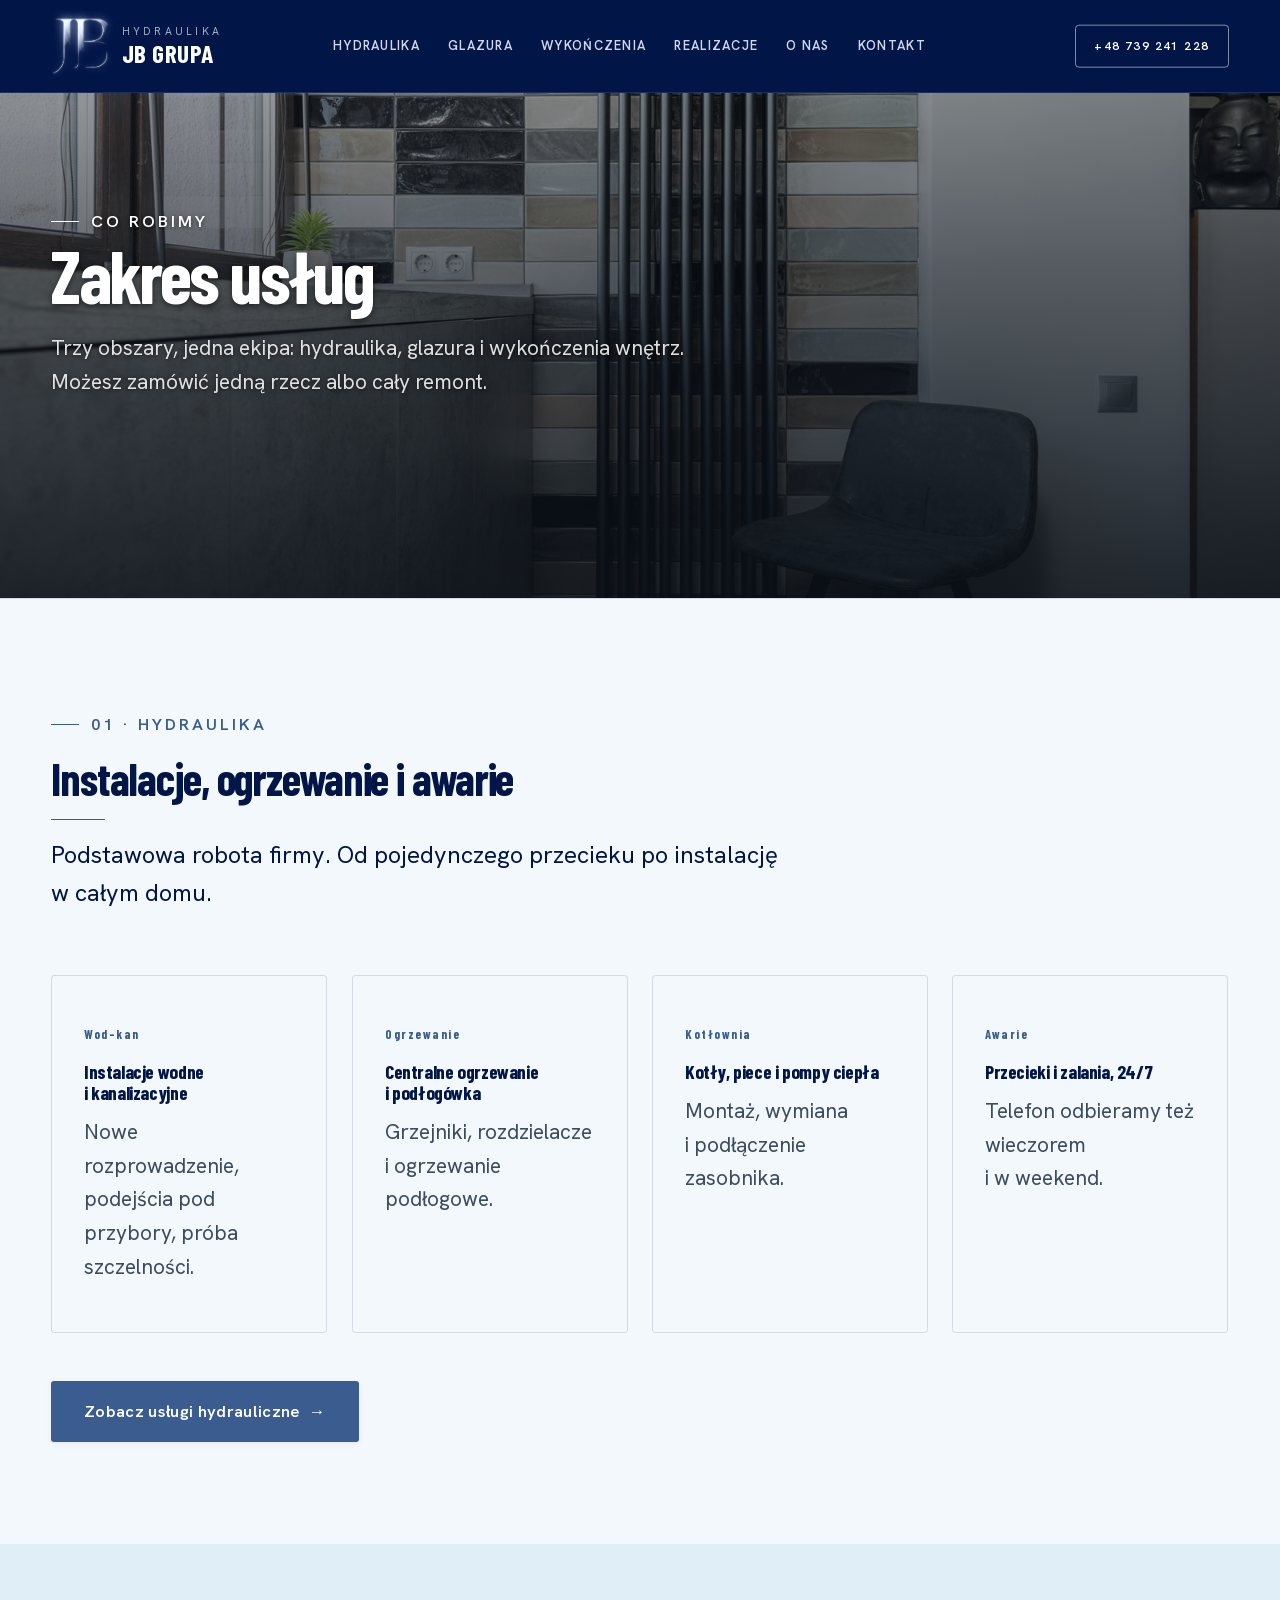
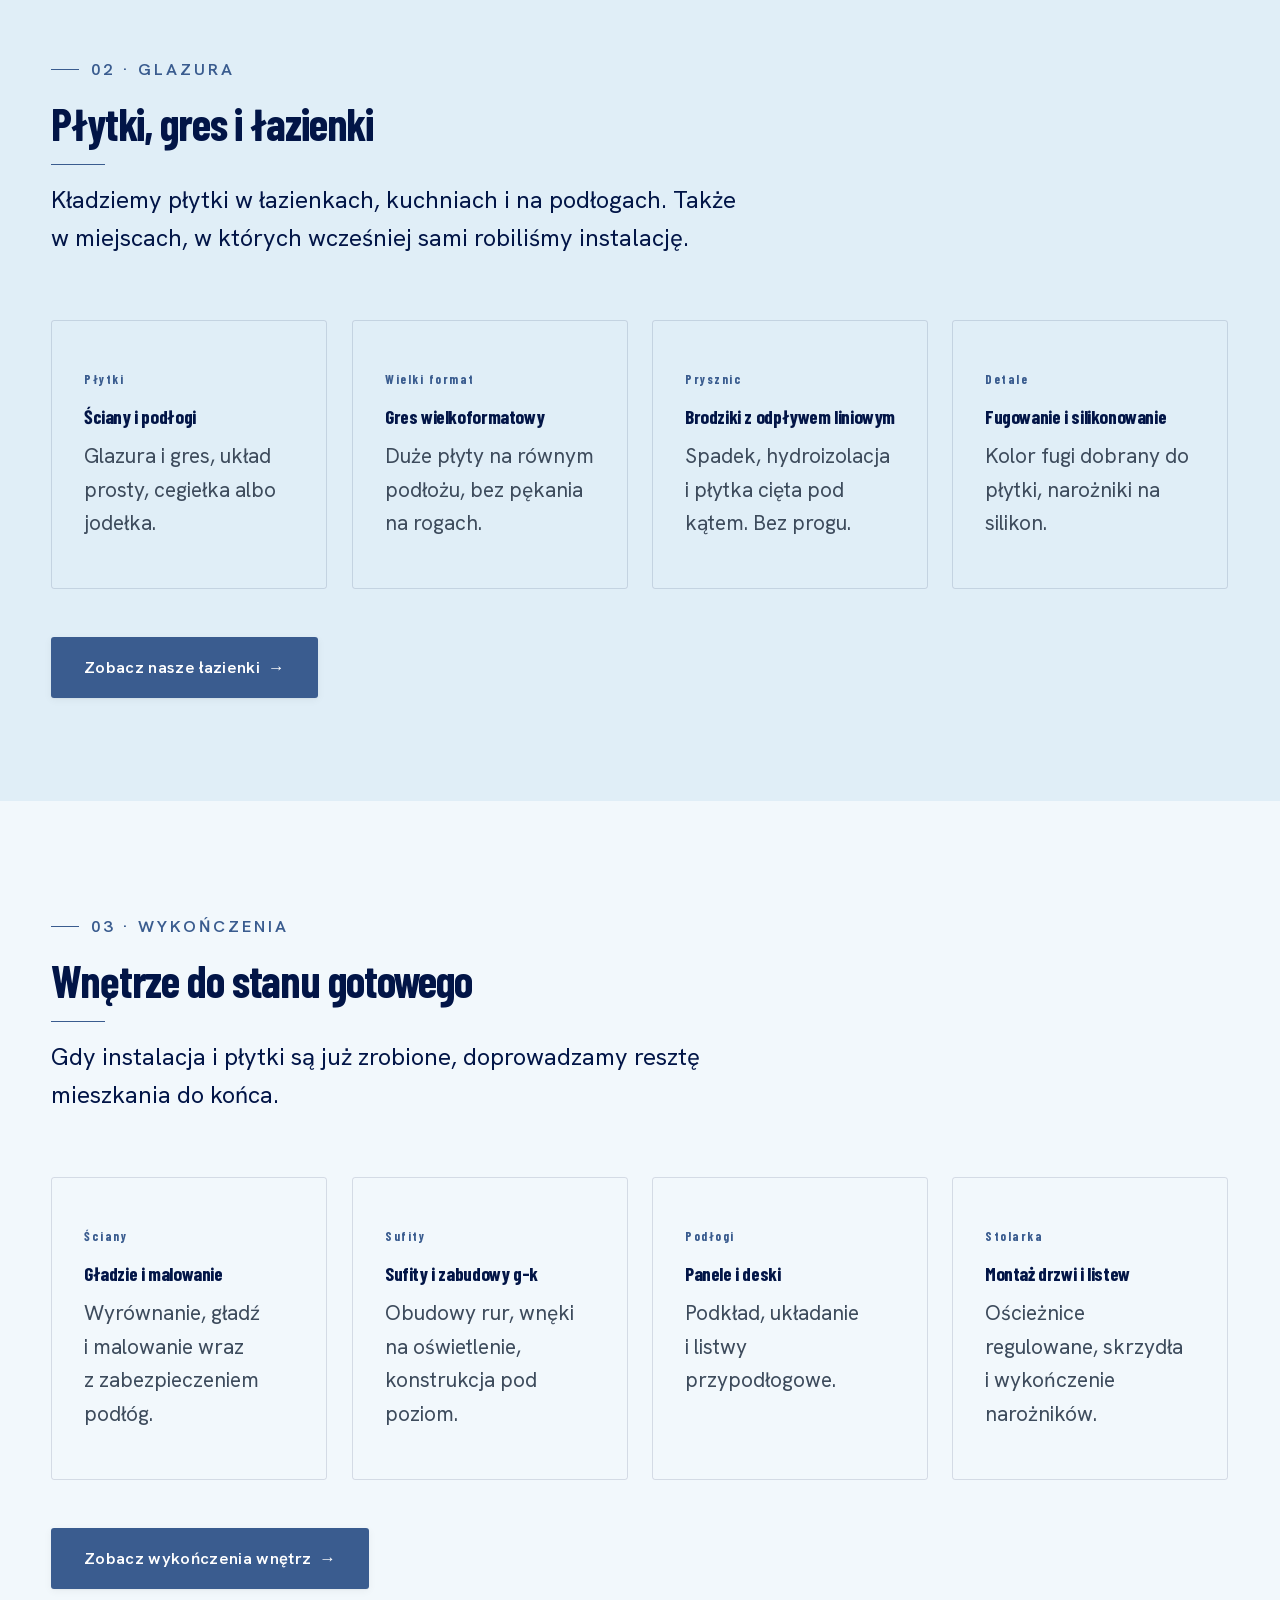
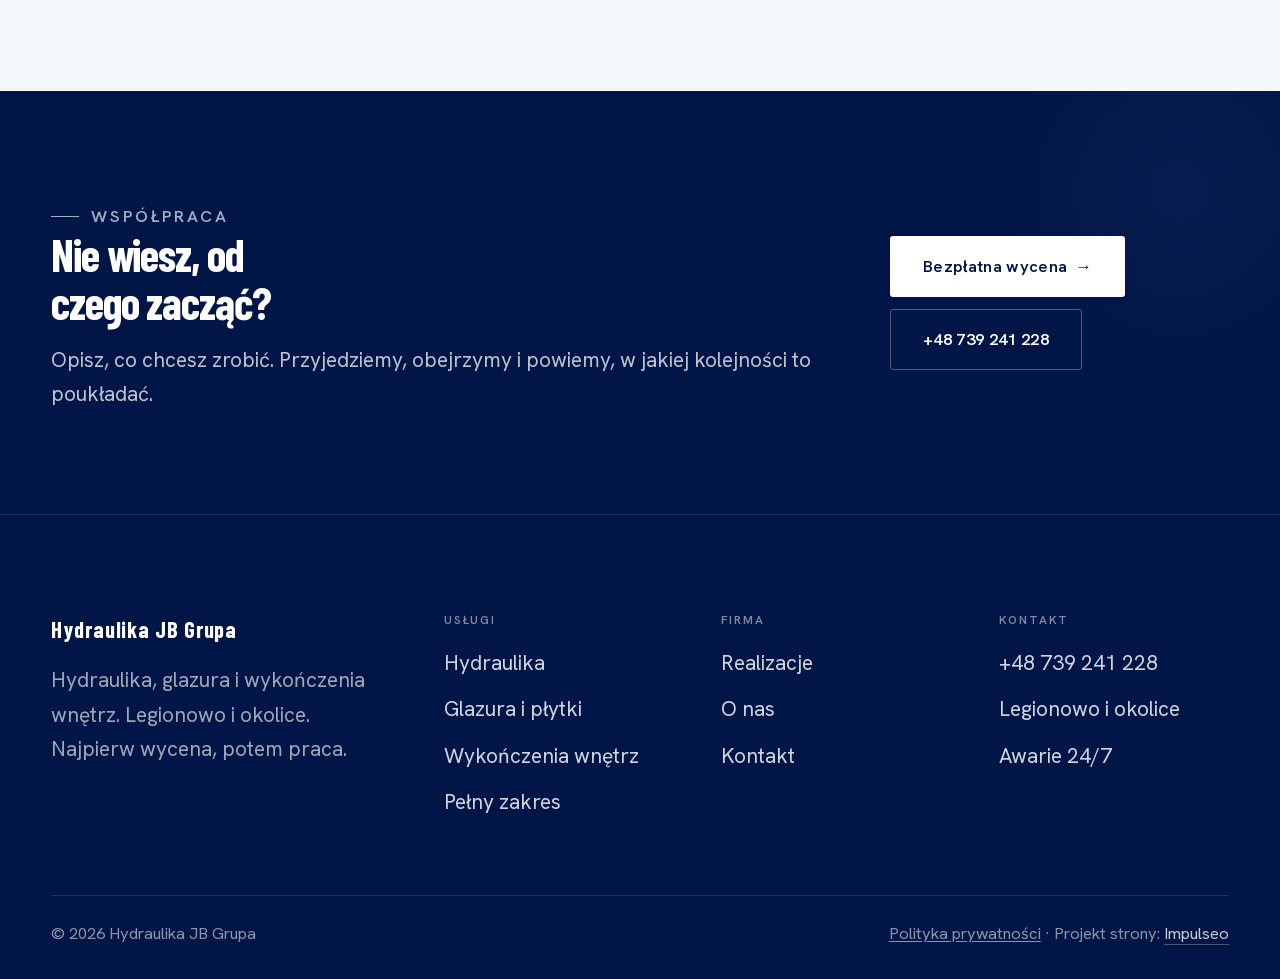
<file: oferta.html>
<!DOCTYPE html>
<html lang="pl">
<head>
<meta charset="UTF-8">
<meta name="viewport" content="width=device-width, initial-scale=1.0">
<title>Oferta - hydraulika, glazura, wykończenia wnętrz | Hydraulika JB Grupa</title>
<meta name="description" content="Pełny zakres usług w Legionowie i okolicy: instalacje wod-kan i c.o., układanie płytek i gresu, wykończenia wnętrz, awarie 24/7. Bezpłatna wycena.">
<link rel="canonical" href="https://hydraulika-legionowo.pl/oferta">
<meta name="robots" content="noindex, nofollow">
<meta name="theme-color" content="#021547">
<link rel="icon" href="favicon.ico" sizes="any">
<link rel="icon" type="image/png" sizes="32x32" href="favicon-32x32.png">
<link rel="icon" type="image/png" sizes="16x16" href="favicon-16x16.png">
<link rel="apple-touch-icon" sizes="180x180" href="apple-touch-icon.png">
<link rel="manifest" href="site.webmanifest">
<meta property="og:type" content="website">
<meta property="og:locale" content="pl_PL">
<meta property="og:site_name" content="Hydraulika JB Grupa">
<meta property="og:title" content="Zakres usług - Hydraulika JB Grupa">
<meta property="og:description" content="Pełny zakres usług w Legionowie i okolicy: instalacje wod-kan i c.o., układanie płytek i gresu, wykończenia wnętrz, awarie 24/7. Bezpłatna wycena.">
<meta property="og:url" content="https://hydraulika-legionowo.pl/oferta">
<meta property="og:image" content="https://hydraulika-legionowo.pl/img/og.jpg">
<meta property="og:image:width" content="1200">
<meta property="og:image:height" content="630">
<meta name="twitter:card" content="summary_large_image">
<meta name="twitter:title" content="Zakres usług - Hydraulika JB Grupa">
<meta name="twitter:description" content="Pełny zakres usług w Legionowie i okolicy: instalacje wod-kan i c.o., układanie płytek i gresu, wykończenia wnętrz, awarie 24/7. Bezpłatna wycena.">
<meta name="twitter:image" content="https://hydraulika-legionowo.pl/img/og.jpg">
<link rel="stylesheet" href="assets/fonts.css?v=20260808">
<script type="application/ld+json">{"@context": "https://schema.org", "@type": ["HomeAndConstructionBusiness", "Plumber"], "@id": "https://hydraulika-legionowo.pl/#business", "name": "Hydraulika JB Grupa", "description": "Hydraulik, glazurnik i wykończenia wnętrz. Legionowo i okolice.", "image": "https://hydraulika-legionowo.pl/img/og.jpg", "url": "https://hydraulika-legionowo.pl/", "telephone": "+48739241228", "areaServed": [{"@type": "City", "name": "Legionowo"}, {"@type": "City", "name": "Nowy Dwór Mazowiecki"}, {"@type": "City", "name": "Jabłonna"}, {"@type": "City", "name": "Nieporęt"}, {"@type": "City", "name": "Wieliszew"}, {"@type": "City", "name": "Serock"}], "address": {"@type": "PostalAddress", "addressLocality": "Legionowo", "addressRegion": "mazowieckie", "addressCountry": "PL"}}</script>
<link rel="stylesheet" href="assets/styles.css?v=20260808">
</head>
<body>
<a class="skip" href="#main">Przejdź do treści</a>

<header class="nav">
  <div class="wrap nav-inner">
    <a class="brand brand-lockup" href="index.html"><img class="brand-logo" src="img/logo.png" alt=""><span class="brand-wm"><small>Hydraulika</small><b>JB Grupa</b></span></a>
    <nav class="nav-links" id="nav-links">
      <a href="hydraulika.html">Hydraulika</a>
      <a href="glazura.html">Glazura</a>
      <a href="wykonczenia-wnetrz.html">Wykończenia</a>
      <a href="realizacje.html">Realizacje</a>
      <a href="o-nas.html">O&nbsp;nas</a>
      <a href="kontakt.html">Kontakt</a>
      <a href="tel:+48739241228" class="btn btn-accent">+48 739 241 228</a>
    </nav>
    <button class="nav-toggle" type="button" aria-label="Otwórz menu" aria-expanded="false" aria-controls="nav-links"><span></span><span></span><span></span></button>
  </div>
</header>
<main id="main">

<section class="pagehead">
  <img src="img/g2.jpg" alt="">
  <div class="wrap">
    <span class="eyebrow">Co robimy</span>
    <h1>Zakres usług</h1>
    <p>Trzy obszary, jedna ekipa: hydraulika, glazura i&nbsp;wykończenia wnętrz. Możesz zamówić jedną rzecz albo cały remont.</p>
  </div>
</section>
<section>
  <div class="wrap">
    <div class="head reveal">
      <span class="eyebrow">01 &middot; Hydraulika</span>
      <h2>Instalacje, ogrzewanie i&nbsp;awarie</h2>
      <p>Podstawowa robota firmy. Od pojedynczego przecieku po instalację w&nbsp;całym domu.</p>
    </div>
    <div class="svc-grid kol-4">
      <div class="svc reveal"><div class="ic">Wod-kan</div><h3>Instalacje wodne i&nbsp;kanalizacyjne</h3><p>Nowe rozprowadzenie, podejścia pod przybory, próba szczelności.</p></div>
      <div class="svc reveal"><div class="ic">Ogrzewanie</div><h3>Centralne ogrzewanie i&nbsp;podłogówka</h3><p>Grzejniki, rozdzielacze i&nbsp;ogrzewanie podłogowe.</p></div>
      <div class="svc reveal"><div class="ic">Kotłownia</div><h3>Kotły, piece i&nbsp;pompy ciepła</h3><p>Montaż, wymiana i&nbsp;podłączenie zasobnika.</p></div>
      <div class="svc reveal"><div class="ic">Awarie</div><h3>Przecieki i&nbsp;zalania, 24/7</h3><p>Telefon odbieramy też wieczorem i&nbsp;w&nbsp;weekend.</p></div>
    </div>
    <div style="margin-top:var(--space-7)" class="reveal"><a href="hydraulika.html" class="btn btn-accent">Zobacz usługi hydrauliczne <span class="arr" aria-hidden="true">&rarr;</span></a></div>
  </div>
</section>
<section class="trust">
  <div class="wrap">
    <div class="head reveal">
      <span class="eyebrow">02 &middot; Glazura</span>
      <h2>Płytki, gres i&nbsp;łazienki</h2>
      <p>Kładziemy płytki w&nbsp;łazienkach, kuchniach i&nbsp;na podłogach. Także w&nbsp;miejscach, w&nbsp;których wcześniej sami robiliśmy instalację.</p>
    </div>
    <div class="svc-grid kol-4">
      <div class="svc reveal"><div class="ic">Płytki</div><h3>Ściany i&nbsp;podłogi</h3><p>Glazura i&nbsp;gres, układ prosty, cegiełka albo jodełka.</p></div>
      <div class="svc reveal"><div class="ic">Wielki format</div><h3>Gres wielkoformatowy</h3><p>Duże płyty na równym podłożu, bez pękania na rogach.</p></div>
      <div class="svc reveal"><div class="ic">Prysznic</div><h3>Brodziki z&nbsp;odpływem liniowym</h3><p>Spadek, hydroizolacja i&nbsp;płytka cięta pod kątem. Bez progu.</p></div>
      <div class="svc reveal"><div class="ic">Detale</div><h3>Fugowanie i&nbsp;silikonowanie</h3><p>Kolor fugi dobrany do płytki, narożniki na silikon.</p></div>
    </div>
    <div style="margin-top:var(--space-7)" class="reveal"><a href="glazura.html" class="btn btn-accent">Zobacz nasze łazienki <span class="arr" aria-hidden="true">&rarr;</span></a></div>
  </div>
</section>
<section>
  <div class="wrap">
    <div class="head reveal">
      <span class="eyebrow">03 &middot; Wykończenia</span>
      <h2>Wnętrze do stanu gotowego</h2>
      <p>Gdy instalacja i&nbsp;płytki są już zrobione, doprowadzamy resztę mieszkania do końca.</p>
    </div>
    <div class="svc-grid kol-4">
      <div class="svc reveal"><div class="ic">Ściany</div><h3>Gładzie i&nbsp;malowanie</h3><p>Wyrównanie, gładź i&nbsp;malowanie wraz z&nbsp;zabezpieczeniem podłóg.</p></div>
      <div class="svc reveal"><div class="ic">Sufity</div><h3>Sufity i&nbsp;zabudowy g-k</h3><p>Obudowy rur, wnęki na oświetlenie, konstrukcja pod poziom.</p></div>
      <div class="svc reveal"><div class="ic">Podłogi</div><h3>Panele i&nbsp;deski</h3><p>Podkład, układanie i&nbsp;listwy przypodłogowe.</p></div>
      <div class="svc reveal"><div class="ic">Stolarka</div><h3>Montaż drzwi i&nbsp;listew</h3><p>Ościeżnice regulowane, skrzydła i&nbsp;wykończenie narożników.</p></div>
    </div>
    <div style="margin-top:var(--space-7)" class="reveal"><a href="wykonczenia-wnetrz.html" class="btn btn-accent">Zobacz wykończenia wnętrz <span class="arr" aria-hidden="true">&rarr;</span></a></div>
  </div>
</section>
<section class="cta">
  <div class="wrap">
    <div class="reveal">
      <span class="eyebrow">Współpraca</span>
      <h2>Nie wiesz, od czego zacząć?</h2>
      <p>Opisz, co chcesz zrobić. Przyjedziemy, obejrzymy i&nbsp;powiemy, w&nbsp;jakiej kolejności to poukładać.</p>
    </div>
    <div class="cta-actions reveal">
      <a href="kontakt.html" class="btn btn-light">Bezpłatna wycena <span class="arr" aria-hidden="true">&rarr;</span></a>
      <a href="tel:+48739241228" class="btn btn-ghost" style="color:#fff;border-color:rgba(255,255,255,.3)">+48 739 241 228</a>
    </div>
  </div>
</section>
</main>
<footer>
  <div class="wrap">
    <div class="foot-grid">
      <div class="foot-brand">
        <div class="name">Hydraulika JB Grupa</div>
        <p>Hydraulika, glazura i&nbsp;wykończenia wnętrz. Legionowo i&nbsp;okolice. Najpierw wycena, potem praca.</p>
      </div>
      <div class="foot-col">
        <h4>Usługi</h4>
        <a href="hydraulika.html">Hydraulika</a>
        <a href="glazura.html">Glazura i&nbsp;płytki</a>
        <a href="wykonczenia-wnetrz.html">Wykończenia wnętrz</a>
        <a href="oferta.html">Pełny zakres</a>
      </div>
      <div class="foot-col">
        <h4>Firma</h4>
        <a href="realizacje.html">Realizacje</a>
        <a href="o-nas.html">O&nbsp;nas</a>
        <a href="kontakt.html">Kontakt</a>
      </div>
      <div class="foot-col">
        <h4>Kontakt</h4>
        <a href="tel:+48739241228">+48 739 241 228</a>
        <p>Legionowo i&nbsp;okolice</p>
        <p>Awarie 24/7</p>
      </div>
    </div>
    <div class="foot-bot">
      <span>&copy; 2026 Hydraulika JB Grupa</span>
      <span class="foot-legal"><a href="polityka-prywatnosci.html">Polityka prywatności</a> &middot; Projekt strony: <a class="foot-credit" href="https://impulseo.pl" target="_blank" rel="noopener">Impulseo</a></span>
    </div>
  </div>
</footer>
<div class="sticky-call"><a class="sc-call" href="tel:+48739241228"><svg class="ico-tel" width="16" height="16" viewBox="0 0 24 24" fill="none" aria-hidden="true"><path d="M6.6 10.8a15.5 15.5 0 0 0 6.6 6.6l2.2-2.2a1 1 0 0 1 1-.24 11.4 11.4 0 0 0 3.6.58 1 1 0 0 1 1 1V20a1 1 0 0 1-1 1A17 17 0 0 1 3 4a1 1 0 0 1 1-1h3.5a1 1 0 0 1 1 1c0 1.25.2 2.46.58 3.6a1 1 0 0 1-.25 1l-2.23 2.2Z" fill="currentColor"/></svg> Zadzwoń</a><a class="sc-quote" href="kontakt.html">Bezpłatna wycena</a></div>

<script src="assets/main.js"></script>
</body>
</html>
</file>
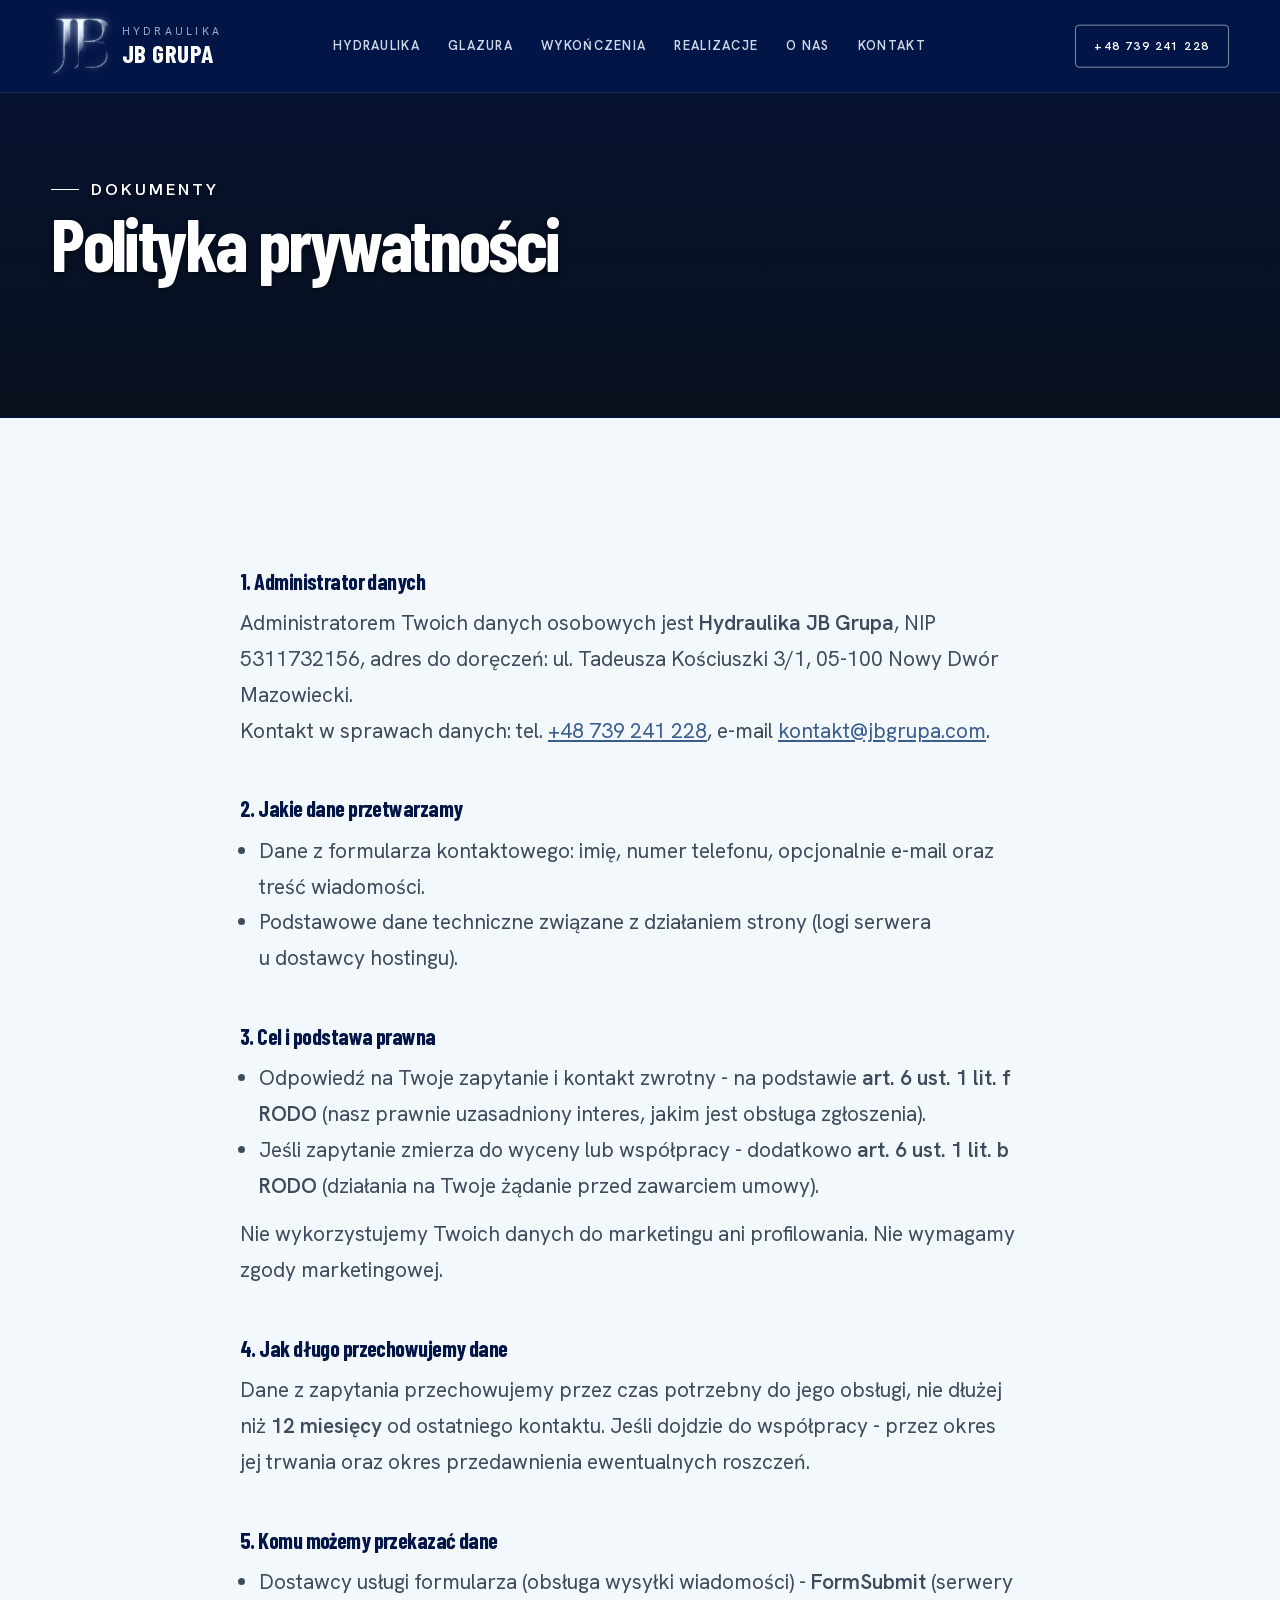
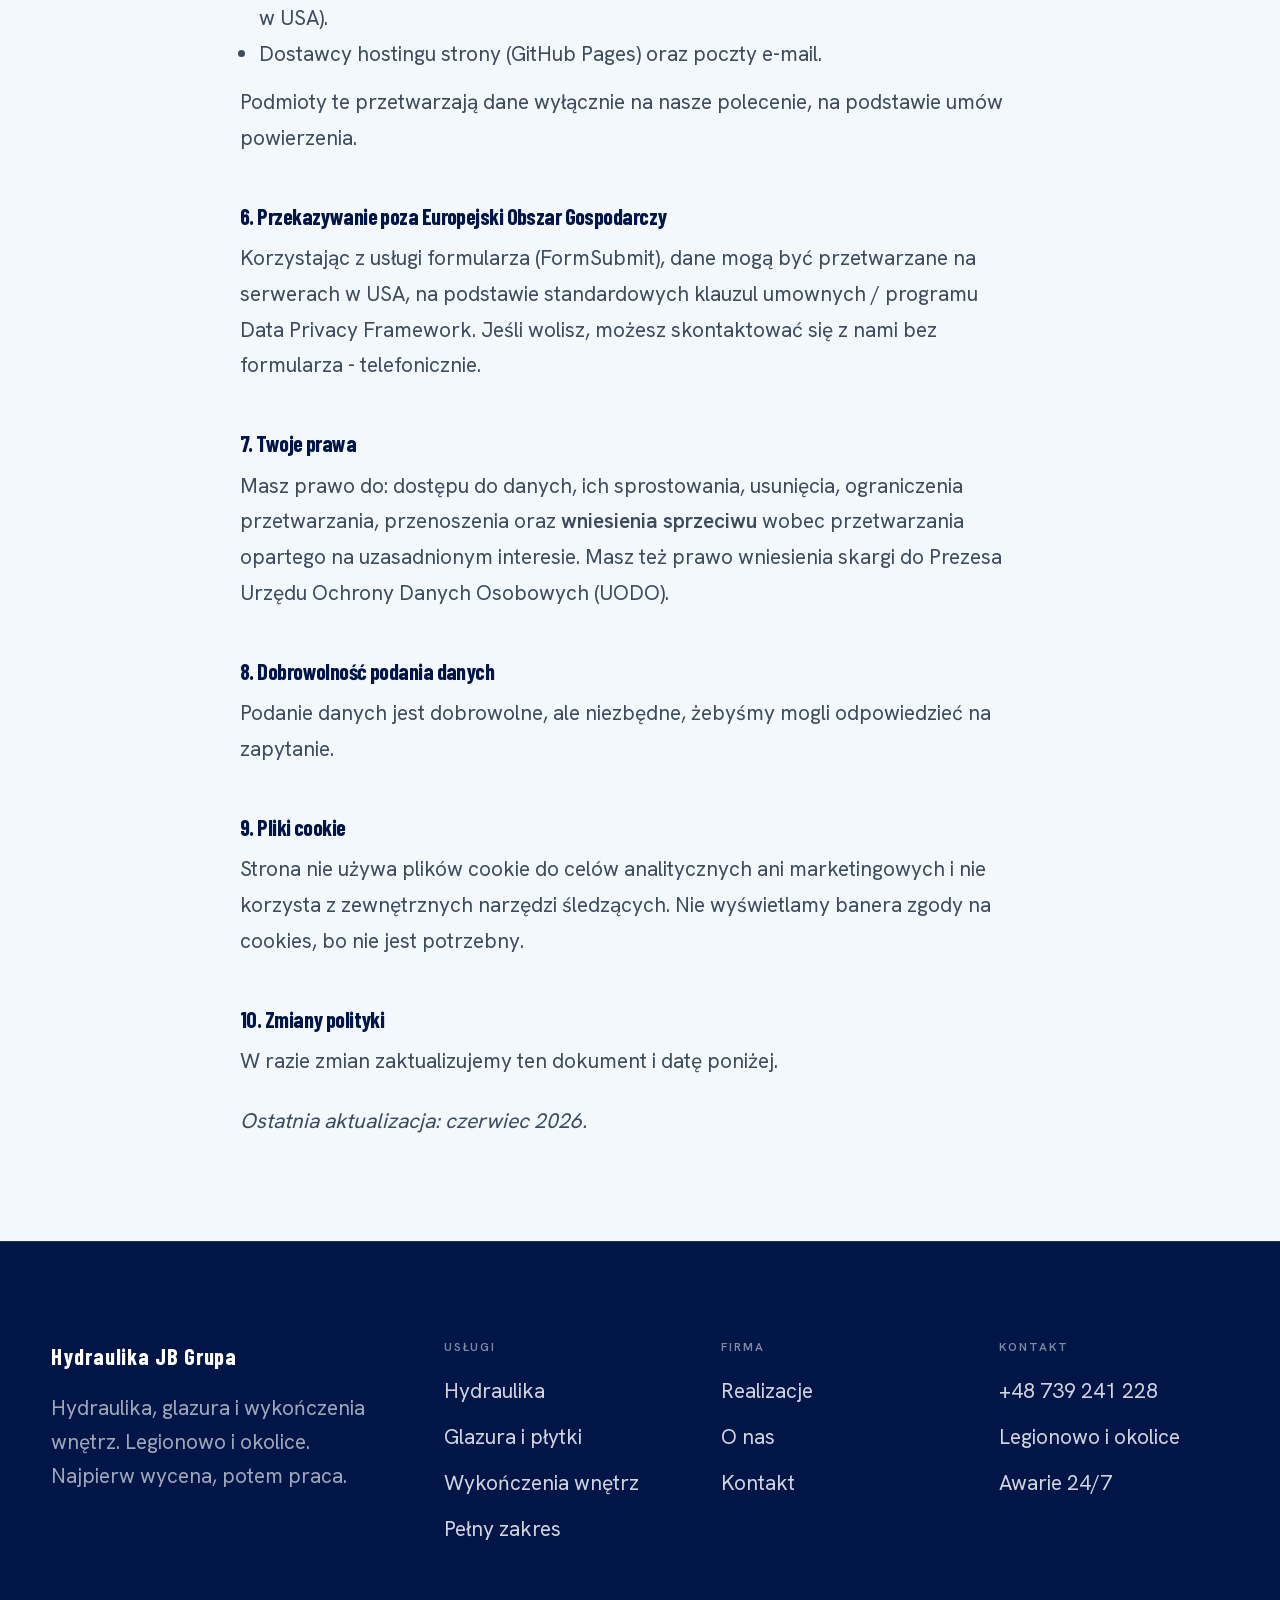
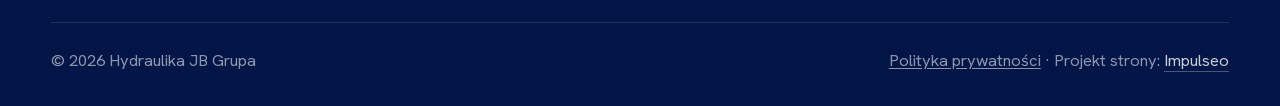
<file: polityka-prywatnosci.html>
<!DOCTYPE html>
<html lang="pl">
<head>
<meta charset="UTF-8">
<meta name="viewport" content="width=device-width, initial-scale=1.0">
<title>Polityka prywatności - Hydraulika JB Grupa</title>
<meta name="description" content="Polityka prywatności i zasady przetwarzania danych osobowych w Hydraulika JB Grupa.">
<link rel="canonical" href="https://hydraulika-legionowo.pl/polityka-prywatnosci">
<meta name="robots" content="noindex, nofollow">
<meta name="theme-color" content="#021547">
<link rel="icon" href="favicon.ico" sizes="any">
<link rel="icon" type="image/png" sizes="32x32" href="favicon-32x32.png">
<link rel="icon" type="image/png" sizes="16x16" href="favicon-16x16.png">
<link rel="apple-touch-icon" sizes="180x180" href="apple-touch-icon.png">
<link rel="manifest" href="site.webmanifest">
<meta property="og:type" content="website">
<meta property="og:locale" content="pl_PL">
<meta property="og:title" content="Polityka prywatności - Hydraulika JB Grupa">
<meta property="og:description" content="Polityka prywatności i zasady przetwarzania danych osobowych w Hydraulika JB Grupa.">
<meta property="og:url" content="https://hydraulika-legionowo.pl/polityka-prywatnosci">
<meta property="og:image" content="https://hydraulika-legionowo.pl/img/og.jpg">
<link rel="stylesheet" href="assets/fonts.css?v=20260808">
<link rel="stylesheet" href="assets/styles.css?v=20260808">
</head>
<body>
<a class="skip" href="#main">Przejdź do treści</a>
<header class="nav">
  <div class="wrap nav-inner">
    <a class="brand brand-lockup" href="index.html"><img class="brand-logo" src="img/logo.png" alt=""><span class="brand-wm"><small>Hydraulika</small><b>JB Grupa</b></span></a>
    <nav class="nav-links" id="nav-links">
      <a href="hydraulika.html">Hydraulika</a>
      <a href="glazura.html">Glazura</a>
      <a href="wykonczenia-wnetrz.html">Wykończenia</a>
      <a href="realizacje.html">Realizacje</a>
      <a href="o-nas.html">O&nbsp;nas</a>
      <a href="kontakt.html">Kontakt</a>
      <a href="tel:+48739241228" class="btn btn-accent">+48 739 241 228</a>
    </nav>
    <button class="nav-toggle" type="button" aria-label="Otwórz menu" aria-expanded="false" aria-controls="nav-links"><span></span><span></span><span></span></button>
  </div>
</header>
<main id="main">
<section class="pagehead" style="min-height:auto;background:#021547">
  <div class="wrap" style="padding:var(--space-8) 0 var(--space-6)">
    <span class="eyebrow">Dokumenty</span>
    <h1>Polityka prywatności</h1>
  </div>
</section>
<section>
  <div class="wrap">
    <div class="legal">

      <h2>1. Administrator danych</h2>
      <p>Administratorem Twoich danych osobowych jest <strong>Hydraulika JB Grupa</strong>, NIP 5311732156, adres do doręczeń: ul. Tadeusza Kościuszki 3/1, 05-100 Nowy Dwór Mazowiecki.</p>
      <p>Kontakt w&nbsp;sprawach danych: tel. <a href="tel:+48739241228">+48 739 241 228</a>, e-mail <a href="mailto:kontakt@jbgrupa.com">kontakt@jbgrupa.com</a>.</p>

      <h2>2. Jakie dane przetwarzamy</h2>
      <ul>
        <li>Dane z&nbsp;formularza kontaktowego: imię, numer telefonu, opcjonalnie e-mail oraz treść wiadomości.</li>
        <li>Podstawowe dane techniczne związane z&nbsp;działaniem strony (logi serwera u&nbsp;dostawcy hostingu).</li>
      </ul>

      <h2>3. Cel i&nbsp;podstawa prawna</h2>
      <ul>
        <li>Odpowiedź na Twoje zapytanie i&nbsp;kontakt zwrotny - na podstawie <strong>art. 6 ust. 1 lit. f RODO</strong> (nasz prawnie uzasadniony interes, jakim jest obsługa zgłoszenia).</li>
        <li>Jeśli zapytanie zmierza do wyceny lub współpracy - dodatkowo <strong>art. 6 ust. 1 lit. b RODO</strong> (działania na Twoje żądanie przed zawarciem umowy).</li>
      </ul>
      <p>Nie wykorzystujemy Twoich danych do marketingu ani profilowania. Nie wymagamy zgody marketingowej.</p>

      <h2>4. Jak długo przechowujemy dane</h2>
      <p>Dane z&nbsp;zapytania przechowujemy przez czas potrzebny do jego obsługi, nie dłużej niż <strong>12 miesięcy</strong> od ostatniego kontaktu. Jeśli dojdzie do współpracy - przez okres jej trwania oraz okres przedawnienia ewentualnych roszczeń.</p>

      <h2>5. Komu możemy przekazać dane</h2>
      <ul>
        <li>Dostawcy usługi formularza (obsługa wysyłki wiadomości) - <strong>FormSubmit</strong> (serwery w&nbsp;USA).</li>
        <li>Dostawcy hostingu strony (GitHub Pages) oraz poczty e-mail.</li>
      </ul>
      <p>Podmioty te przetwarzają dane wyłącznie na nasze polecenie, na podstawie umów powierzenia.</p>

      <h2>6. Przekazywanie poza Europejski Obszar Gospodarczy</h2>
      <p>Korzystając z&nbsp;usługi formularza (FormSubmit), dane mogą być przetwarzane na serwerach w&nbsp;USA, na podstawie standardowych klauzul umownych / programu Data Privacy Framework. Jeśli wolisz, możesz skontaktować się z&nbsp;nami bez formularza - telefonicznie.</p>

      <h2>7. Twoje prawa</h2>
      <p>Masz prawo do: dostępu do danych, ich sprostowania, usunięcia, ograniczenia przetwarzania, przenoszenia oraz <strong>wniesienia sprzeciwu</strong> wobec przetwarzania opartego na uzasadnionym interesie. Masz też prawo wniesienia skargi do Prezesa Urzędu Ochrony Danych Osobowych (UODO).</p>

      <h2>8. Dobrowolność podania danych</h2>
      <p>Podanie danych jest dobrowolne, ale niezbędne, żebyśmy mogli odpowiedzieć na zapytanie.</p>

      <h2>9. Pliki cookie</h2>
      <p>Strona nie używa plików cookie do celów analitycznych ani marketingowych i&nbsp;nie korzysta z&nbsp;zewnętrznych narzędzi śledzących. Nie wyświetlamy banera zgody na cookies, bo nie jest potrzebny.</p>

      <h2>10. Zmiany polityki</h2>
      <p>W&nbsp;razie zmian zaktualizujemy ten dokument i&nbsp;datę poniżej.</p>
      <p style="margin-top:var(--space-5)"><em>Ostatnia aktualizacja: czerwiec 2026.</em></p>
    </div>
  </div>
</section>
</main>
<footer>
  <div class="wrap">
    <div class="foot-grid">
      <div class="foot-brand">
        <div class="name">Hydraulika JB Grupa</div>
        <p>Hydraulika, glazura i&nbsp;wykończenia wnętrz. Legionowo i&nbsp;okolice. Najpierw wycena, potem praca.</p>
      </div>
      <div class="foot-col">
        <h4>Usługi</h4>
        <a href="hydraulika.html">Hydraulika</a>
        <a href="glazura.html">Glazura i&nbsp;płytki</a>
        <a href="wykonczenia-wnetrz.html">Wykończenia wnętrz</a>
        <a href="oferta.html">Pełny zakres</a>
      </div>
      <div class="foot-col">
        <h4>Firma</h4>
        <a href="realizacje.html">Realizacje</a>
        <a href="o-nas.html">O&nbsp;nas</a>
        <a href="kontakt.html">Kontakt</a>
      </div>
      <div class="foot-col">
        <h4>Kontakt</h4>
        <a href="tel:+48739241228">+48 739 241 228</a>
        <p>Legionowo i&nbsp;okolice</p>
        <p>Awarie 24/7</p>
      </div>
    </div>
    <div class="foot-bot">
      <span>© 2026 Hydraulika JB Grupa</span>
      <span class="foot-legal"><a href="polityka-prywatnosci.html">Polityka prywatności</a> · Projekt strony: <a class="foot-credit" href="https://impulseo.pl" target="_blank" rel="noopener">Impulseo</a></span>
    </div>
  </div>
</footer>
<div class="sticky-call"><a class="sc-call" href="tel:+48739241228"><svg class="ico-tel" width="16" height="16" viewBox="0 0 24 24" fill="none" aria-hidden="true"><path d="M6.6 10.8a15.5 15.5 0 0 0 6.6 6.6l2.2-2.2a1 1 0 0 1 1-.24 11.4 11.4 0 0 0 3.6.58 1 1 0 0 1 1 1V20a1 1 0 0 1-1 1A17 17 0 0 1 3 4a1 1 0 0 1 1-1h3.5a1 1 0 0 1 1 1c0 1.25.2 2.46.58 3.6a1 1 0 0 1-.25 1l-2.23 2.2Z" fill="currentColor"/></svg> Zadzwoń</a><a class="sc-quote" href="kontakt.html">Bezpłatna wycena</a></div>
<script src="assets/main.js"></script>
</body>
</html>
</file>
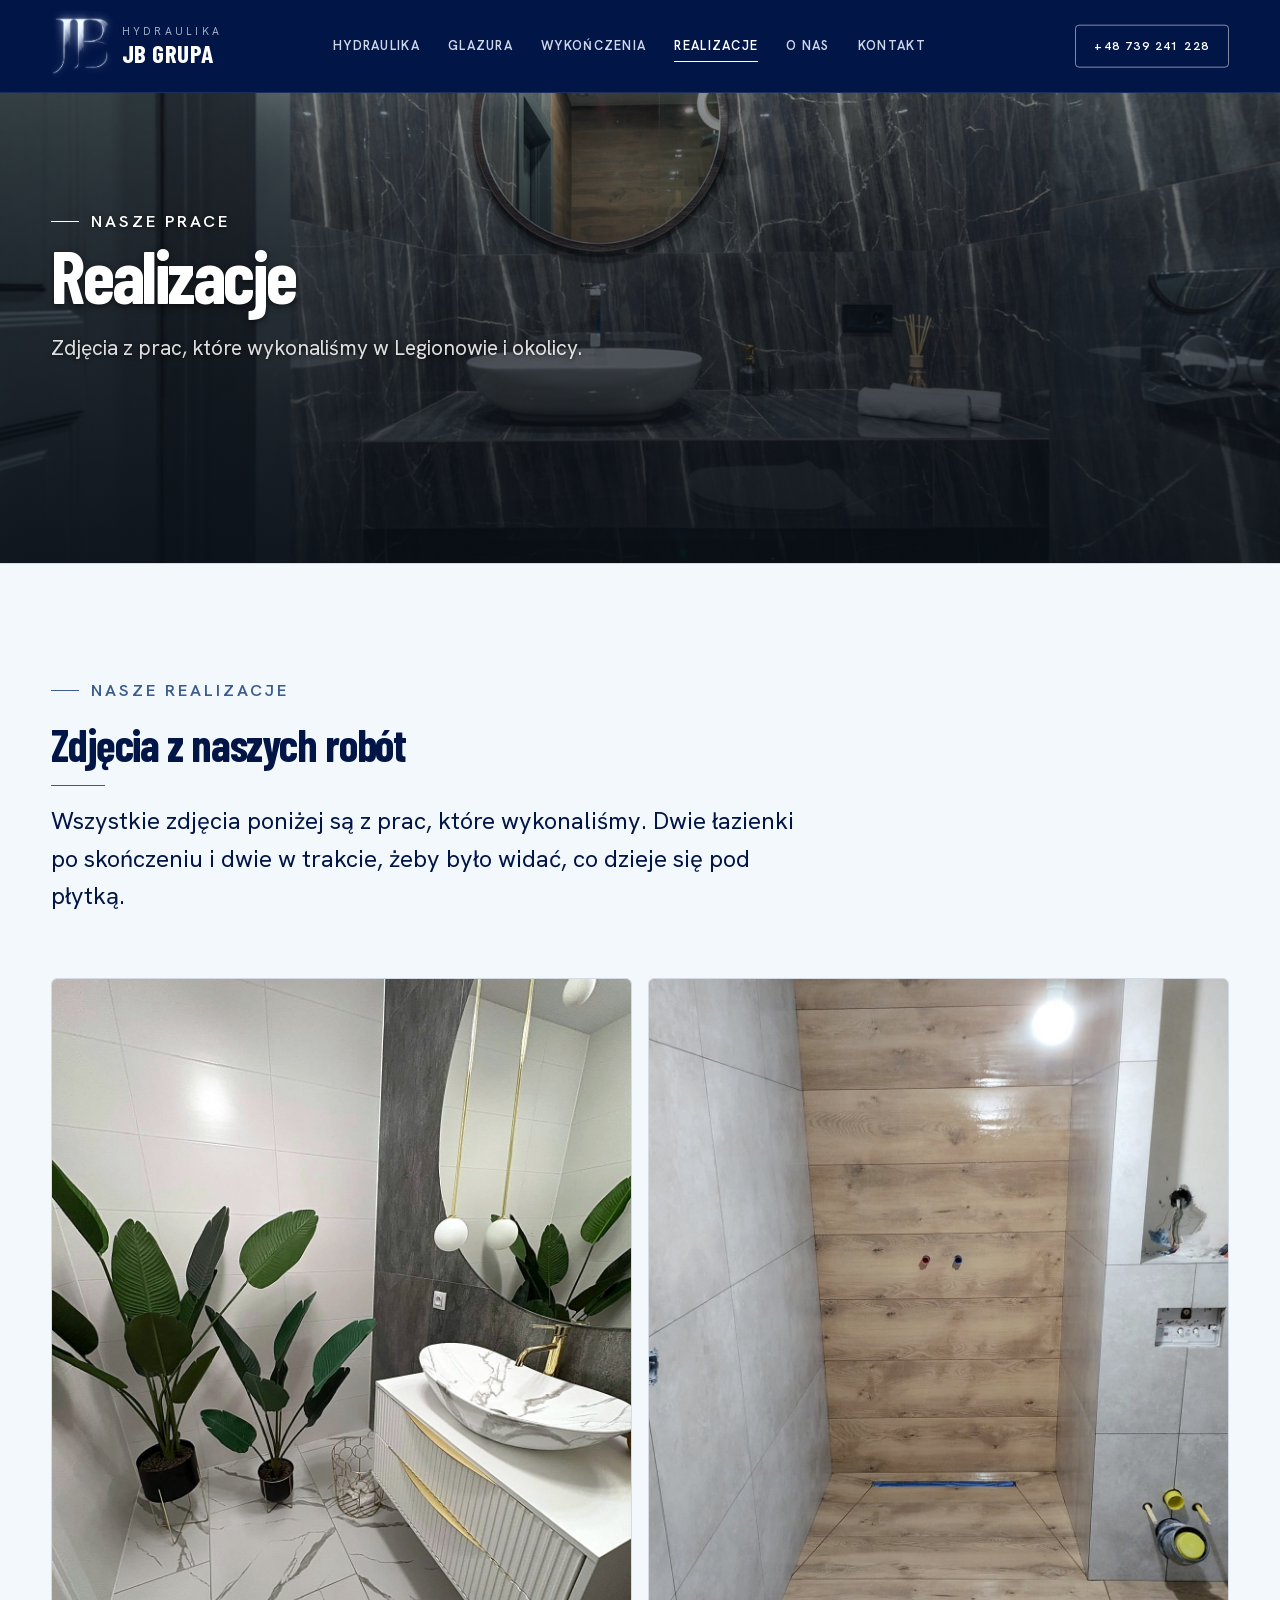
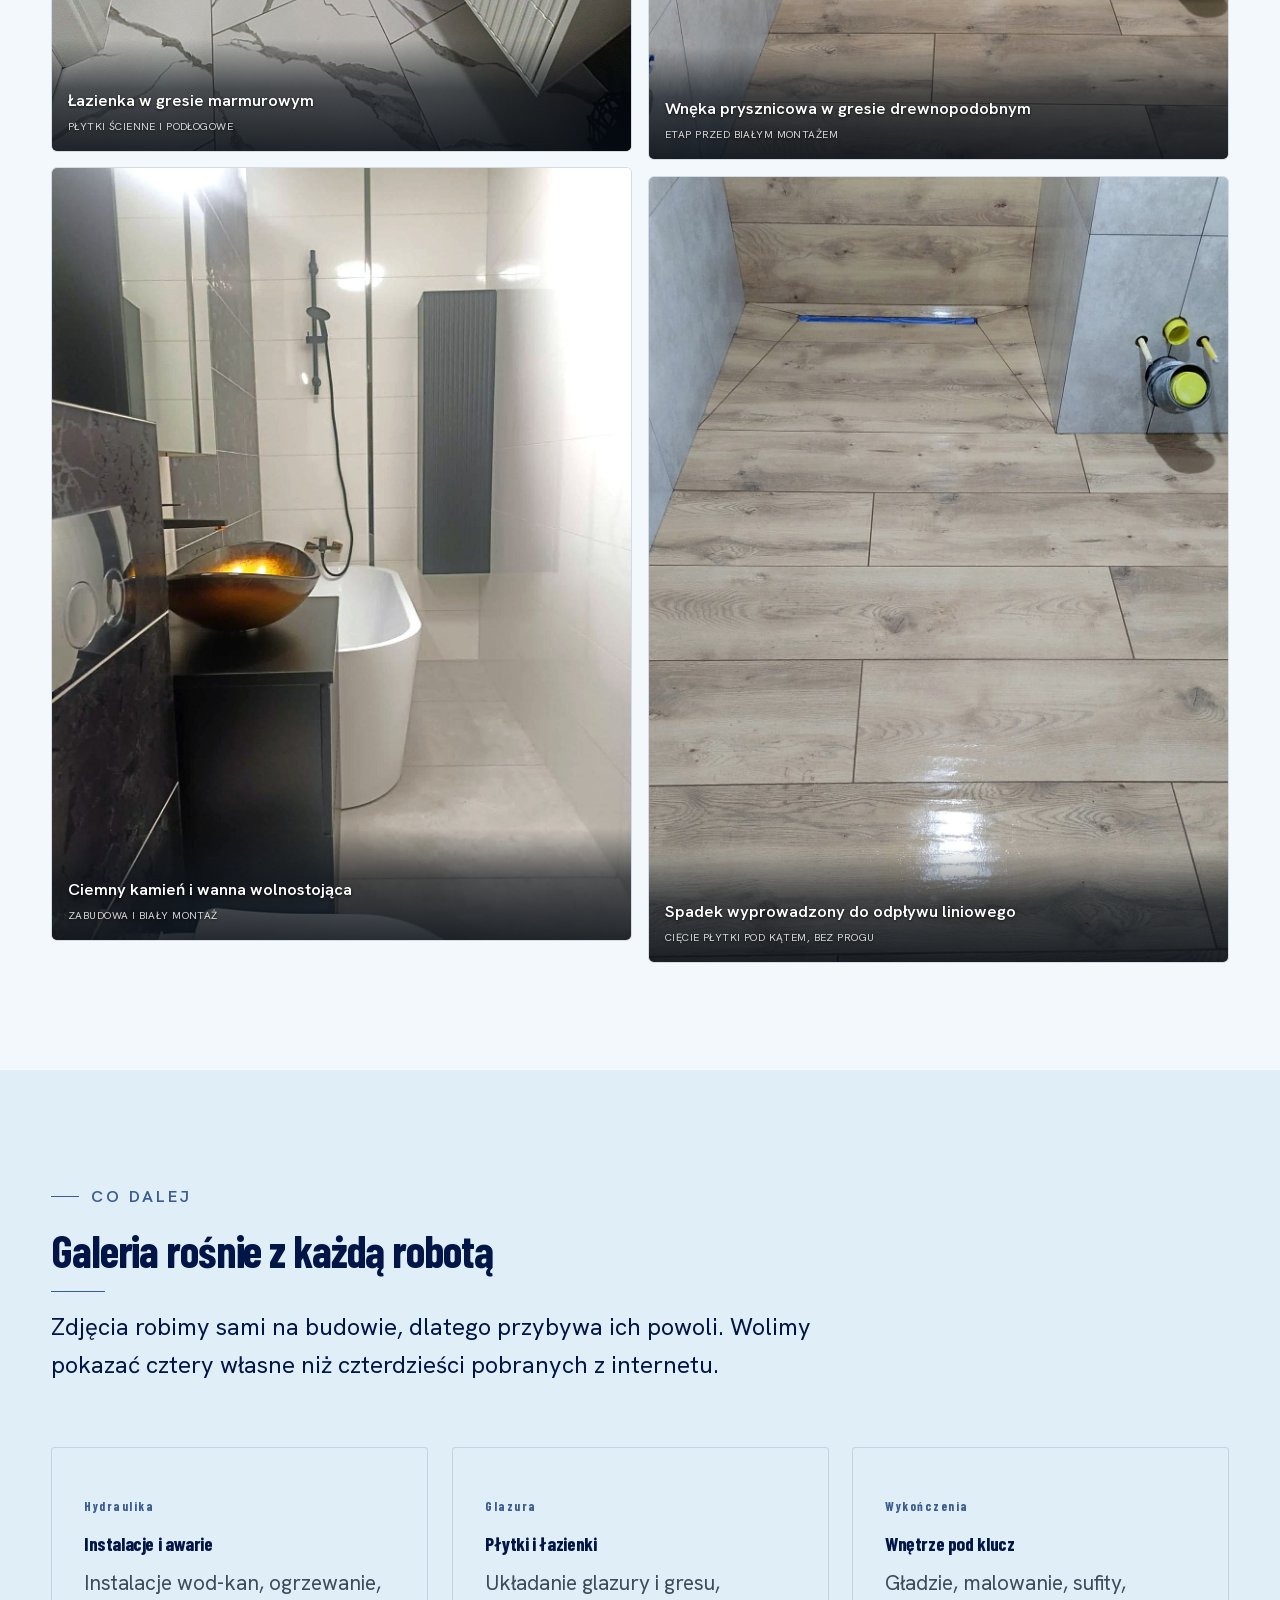
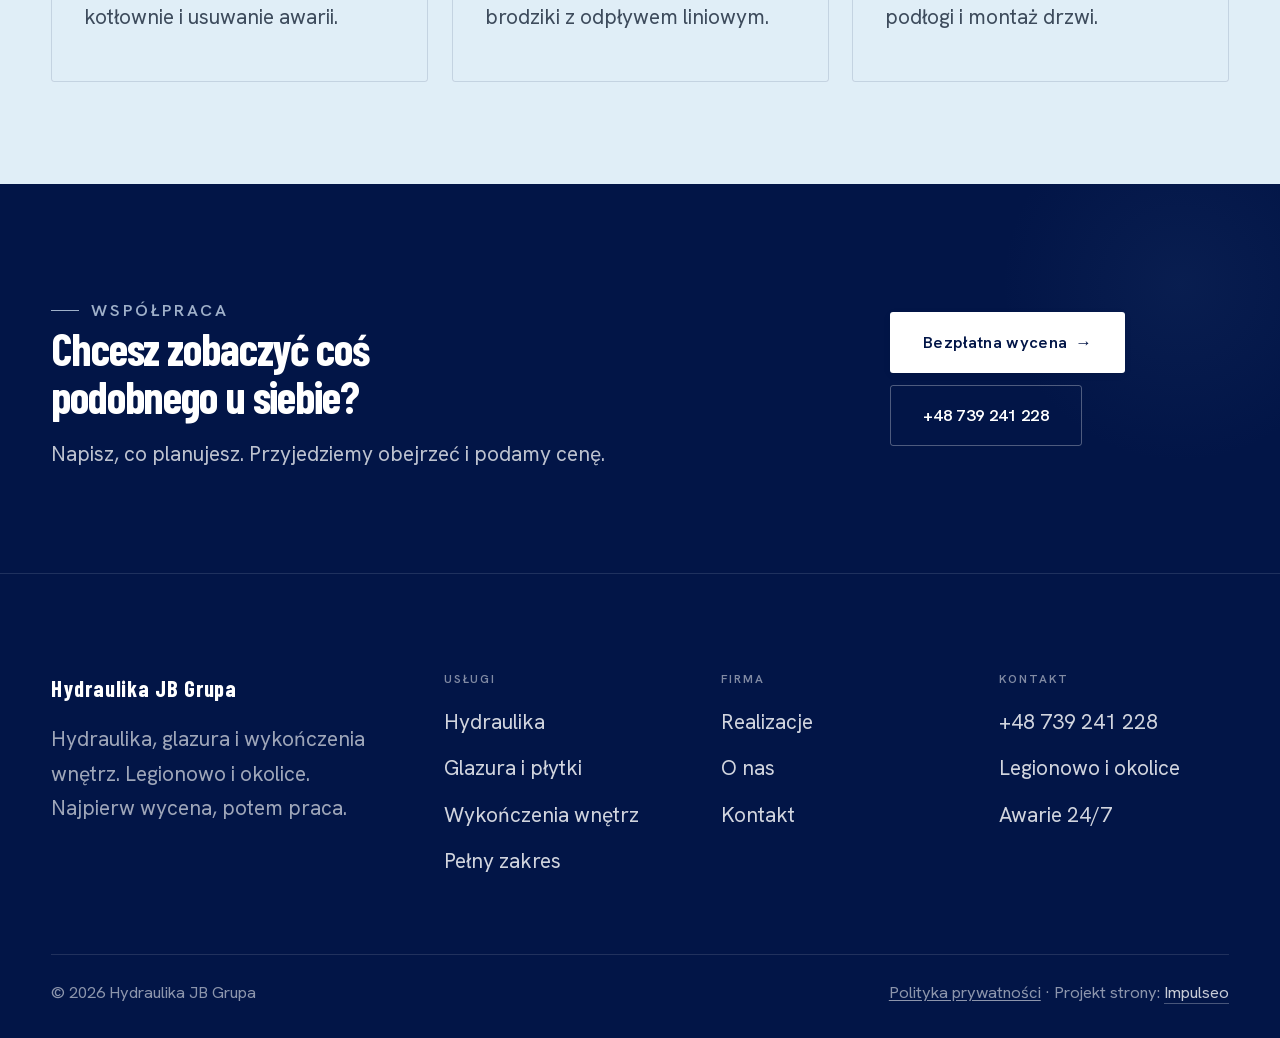
<file: realizacje.html>
<!DOCTYPE html>
<html lang="pl">
<head>
<meta charset="UTF-8">
<meta name="viewport" content="width=device-width, initial-scale=1.0">
<title>Realizacje - łazienki i płytki, Legionowo | Hydraulika JB Grupa</title>
<meta name="description" content="Zdjęcia z naszych robót: łazienki w gresie marmurowym i drewnopodobnym, brodziki z odpływem liniowym. Legionowo i okolice.">
<link rel="canonical" href="https://hydraulika-legionowo.pl/realizacje">
<meta name="robots" content="noindex, nofollow">
<meta name="theme-color" content="#021547">
<link rel="icon" href="favicon.ico" sizes="any">
<link rel="icon" type="image/png" sizes="32x32" href="favicon-32x32.png">
<link rel="icon" type="image/png" sizes="16x16" href="favicon-16x16.png">
<link rel="apple-touch-icon" sizes="180x180" href="apple-touch-icon.png">
<link rel="manifest" href="site.webmanifest">
<meta property="og:type" content="website">
<meta property="og:locale" content="pl_PL">
<meta property="og:site_name" content="Hydraulika JB Grupa">
<meta property="og:title" content="Realizacje - Hydraulika JB Grupa">
<meta property="og:description" content="Zdjęcia z naszych robót: łazienki w gresie marmurowym i drewnopodobnym, brodziki z odpływem liniowym. Legionowo i okolice.">
<meta property="og:url" content="https://hydraulika-legionowo.pl/realizacje">
<meta property="og:image" content="https://hydraulika-legionowo.pl/img/real-lazienka-marmur.jpg">
<meta property="og:image:width" content="1200">
<meta property="og:image:height" content="630">
<meta name="twitter:card" content="summary_large_image">
<meta name="twitter:title" content="Realizacje - Hydraulika JB Grupa">
<meta name="twitter:description" content="Zdjęcia z naszych robót: łazienki w gresie marmurowym i drewnopodobnym, brodziki z odpływem liniowym. Legionowo i okolice.">
<meta name="twitter:image" content="https://hydraulika-legionowo.pl/img/real-lazienka-marmur.jpg">
<link rel="stylesheet" href="assets/fonts.css?v=20260808">
<script type="application/ld+json">{"@context": "https://schema.org", "@type": ["HomeAndConstructionBusiness", "Plumber"], "@id": "https://hydraulika-legionowo.pl/#business", "name": "Hydraulika JB Grupa", "description": "Hydraulik, glazurnik i wykończenia wnętrz. Legionowo i okolice.", "image": "https://hydraulika-legionowo.pl/img/og.jpg", "url": "https://hydraulika-legionowo.pl/", "telephone": "+48739241228", "areaServed": [{"@type": "City", "name": "Legionowo"}, {"@type": "City", "name": "Nowy Dwór Mazowiecki"}, {"@type": "City", "name": "Jabłonna"}, {"@type": "City", "name": "Nieporęt"}, {"@type": "City", "name": "Wieliszew"}, {"@type": "City", "name": "Serock"}], "address": {"@type": "PostalAddress", "addressLocality": "Legionowo", "addressRegion": "mazowieckie", "addressCountry": "PL"}}</script>
<link rel="stylesheet" href="assets/styles.css?v=20260808">
</head>
<body>
<a class="skip" href="#main">Przejdź do treści</a>

<header class="nav">
  <div class="wrap nav-inner">
    <a class="brand brand-lockup" href="index.html"><img class="brand-logo" src="img/logo.png" alt=""><span class="brand-wm"><small>Hydraulika</small><b>JB Grupa</b></span></a>
    <nav class="nav-links" id="nav-links">
      <a href="hydraulika.html">Hydraulika</a>
      <a href="glazura.html">Glazura</a>
      <a href="wykonczenia-wnetrz.html">Wykończenia</a>
      <a href="realizacje.html" class="active">Realizacje</a>
      <a href="o-nas.html">O&nbsp;nas</a>
      <a href="kontakt.html">Kontakt</a>
      <a href="tel:+48739241228" class="btn btn-accent">+48 739 241 228</a>
    </nav>
    <button class="nav-toggle" type="button" aria-label="Otwórz menu" aria-expanded="false" aria-controls="nav-links"><span></span><span></span><span></span></button>
  </div>
</header>
<main id="main">

<section class="pagehead">
  <img src="img/ph-real.jpg" alt="">
  <div class="wrap">
    <span class="eyebrow">Nasze prace</span>
    <h1>Realizacje</h1>
    <p>Zdjęcia z&nbsp;prac, które wykonaliśmy w&nbsp;Legionowie i&nbsp;okolicy.</p>
  </div>
</section>
<section>
  <div class="wrap">
    <div class="head reveal">
      <span class="eyebrow">Nasze realizacje</span>
      <h2>Zdjęcia z&nbsp;naszych robót</h2>
      <p>Wszystkie zdjęcia poniżej są z&nbsp;prac, które wykonaliśmy. Dwie łazienki po skończeniu i&nbsp;dwie w&nbsp;trakcie, żeby było widać, co dzieje się pod płytką.</p>
    </div>
    <div class="gallery-masonry kol-2">
      <figure class="m-tile reveal"><img src="img/real-lazienka-marmur.jpg" alt="Łazienka wyłożona gresem marmurowym, umywalka nablatowa i bateria w złocie" loading="lazy"><figcaption class="cap">Łazienka w&nbsp;gresie marmurowym<small>Płytki ścienne i&nbsp;podłogowe</small></figcaption></figure>
      <figure class="m-tile reveal"><img src="img/real-lazienka-antracyt.jpg" alt="Łazienka z ciemnym kamieniem, wanną wolnostojącą i słupkiem" loading="lazy"><figcaption class="cap">Ciemny kamień i&nbsp;wanna wolnostojąca<small>Zabudowa i&nbsp;biały montaż</small></figcaption></figure>
      <figure class="m-tile reveal"><img src="img/real-prysznic-drewnopodobny.jpg" alt="Wnęka prysznicowa w gresie drewnopodobnym z przyłączami, etap prac" loading="lazy"><figcaption class="cap">Wnęka prysznicowa w&nbsp;gresie drewnopodobnym<small>Etap przed białym montażem</small></figcaption></figure>
      <figure class="m-tile reveal"><img src="img/real-odplyw-liniowy.jpg" alt="Podłoga z gresu drewnopodobnego ze spadkiem wyprowadzonym do odpływu liniowego" loading="lazy"><figcaption class="cap">Spadek wyprowadzony do odpływu liniowego<small>Cięcie płytki pod kątem, bez progu</small></figcaption></figure>
    </div>
  </div>
</section>
<section class="trust">
  <div class="wrap">
    <div class="head reveal">
      <span class="eyebrow">Co dalej</span>
      <h2>Galeria rośnie z&nbsp;każdą robotą</h2>
      <p>Zdjęcia robimy sami na budowie, dlatego przybywa ich powoli. Wolimy pokazać cztery własne niż czterdzieści pobranych z&nbsp;internetu.</p>
    </div>
    <div class="svc-grid">
      <div class="svc reveal"><div class="ic">Hydraulika</div><h3>Instalacje i&nbsp;awarie</h3><p>Instalacje wod-kan, ogrzewanie, kotłownie i&nbsp;usuwanie awarii.</p></div>
      <div class="svc reveal"><div class="ic">Glazura</div><h3>Płytki i&nbsp;łazienki</h3><p>Układanie glazury i&nbsp;gresu, brodziki z&nbsp;odpływem liniowym.</p></div>
      <div class="svc reveal"><div class="ic">Wykończenia</div><h3>Wnętrze pod klucz</h3><p>Gładzie, malowanie, sufity, podłogi i&nbsp;montaż drzwi.</p></div>
    </div>
  </div>
</section>
<section class="cta">
  <div class="wrap">
    <div class="reveal">
      <span class="eyebrow">Współpraca</span>
      <h2>Chcesz zobaczyć coś podobnego u&nbsp;siebie?</h2>
      <p>Napisz, co planujesz. Przyjedziemy obejrzeć i&nbsp;podamy cenę.</p>
    </div>
    <div class="cta-actions reveal">
      <a href="kontakt.html" class="btn btn-light">Bezpłatna wycena <span class="arr" aria-hidden="true">&rarr;</span></a>
      <a href="tel:+48739241228" class="btn btn-ghost" style="color:#fff;border-color:rgba(255,255,255,.3)">+48 739 241 228</a>
    </div>
  </div>
</section>

</main>
<footer>
  <div class="wrap">
    <div class="foot-grid">
      <div class="foot-brand">
        <div class="name">Hydraulika JB Grupa</div>
        <p>Hydraulika, glazura i&nbsp;wykończenia wnętrz. Legionowo i&nbsp;okolice. Najpierw wycena, potem praca.</p>
      </div>
      <div class="foot-col">
        <h4>Usługi</h4>
        <a href="hydraulika.html">Hydraulika</a>
        <a href="glazura.html">Glazura i&nbsp;płytki</a>
        <a href="wykonczenia-wnetrz.html">Wykończenia wnętrz</a>
        <a href="oferta.html">Pełny zakres</a>
      </div>
      <div class="foot-col">
        <h4>Firma</h4>
        <a href="realizacje.html">Realizacje</a>
        <a href="o-nas.html">O&nbsp;nas</a>
        <a href="kontakt.html">Kontakt</a>
      </div>
      <div class="foot-col">
        <h4>Kontakt</h4>
        <a href="tel:+48739241228">+48 739 241 228</a>
        <p>Legionowo i&nbsp;okolice</p>
        <p>Awarie 24/7</p>
      </div>
    </div>
    <div class="foot-bot">
      <span>&copy; 2026 Hydraulika JB Grupa</span>
      <span class="foot-legal"><a href="polityka-prywatnosci.html">Polityka prywatności</a> &middot; Projekt strony: <a class="foot-credit" href="https://impulseo.pl" target="_blank" rel="noopener">Impulseo</a></span>
    </div>
  </div>
</footer>
<div class="sticky-call"><a class="sc-call" href="tel:+48739241228"><svg class="ico-tel" width="16" height="16" viewBox="0 0 24 24" fill="none" aria-hidden="true"><path d="M6.6 10.8a15.5 15.5 0 0 0 6.6 6.6l2.2-2.2a1 1 0 0 1 1-.24 11.4 11.4 0 0 0 3.6.58 1 1 0 0 1 1 1V20a1 1 0 0 1-1 1A17 17 0 0 1 3 4a1 1 0 0 1 1-1h3.5a1 1 0 0 1 1 1c0 1.25.2 2.46.58 3.6a1 1 0 0 1-.25 1l-2.23 2.2Z" fill="currentColor"/></svg> Zadzwoń</a><a class="sc-quote" href="kontakt.html">Bezpłatna wycena</a></div>

<script src="assets/main.js"></script>
</body>
</html>
</file>
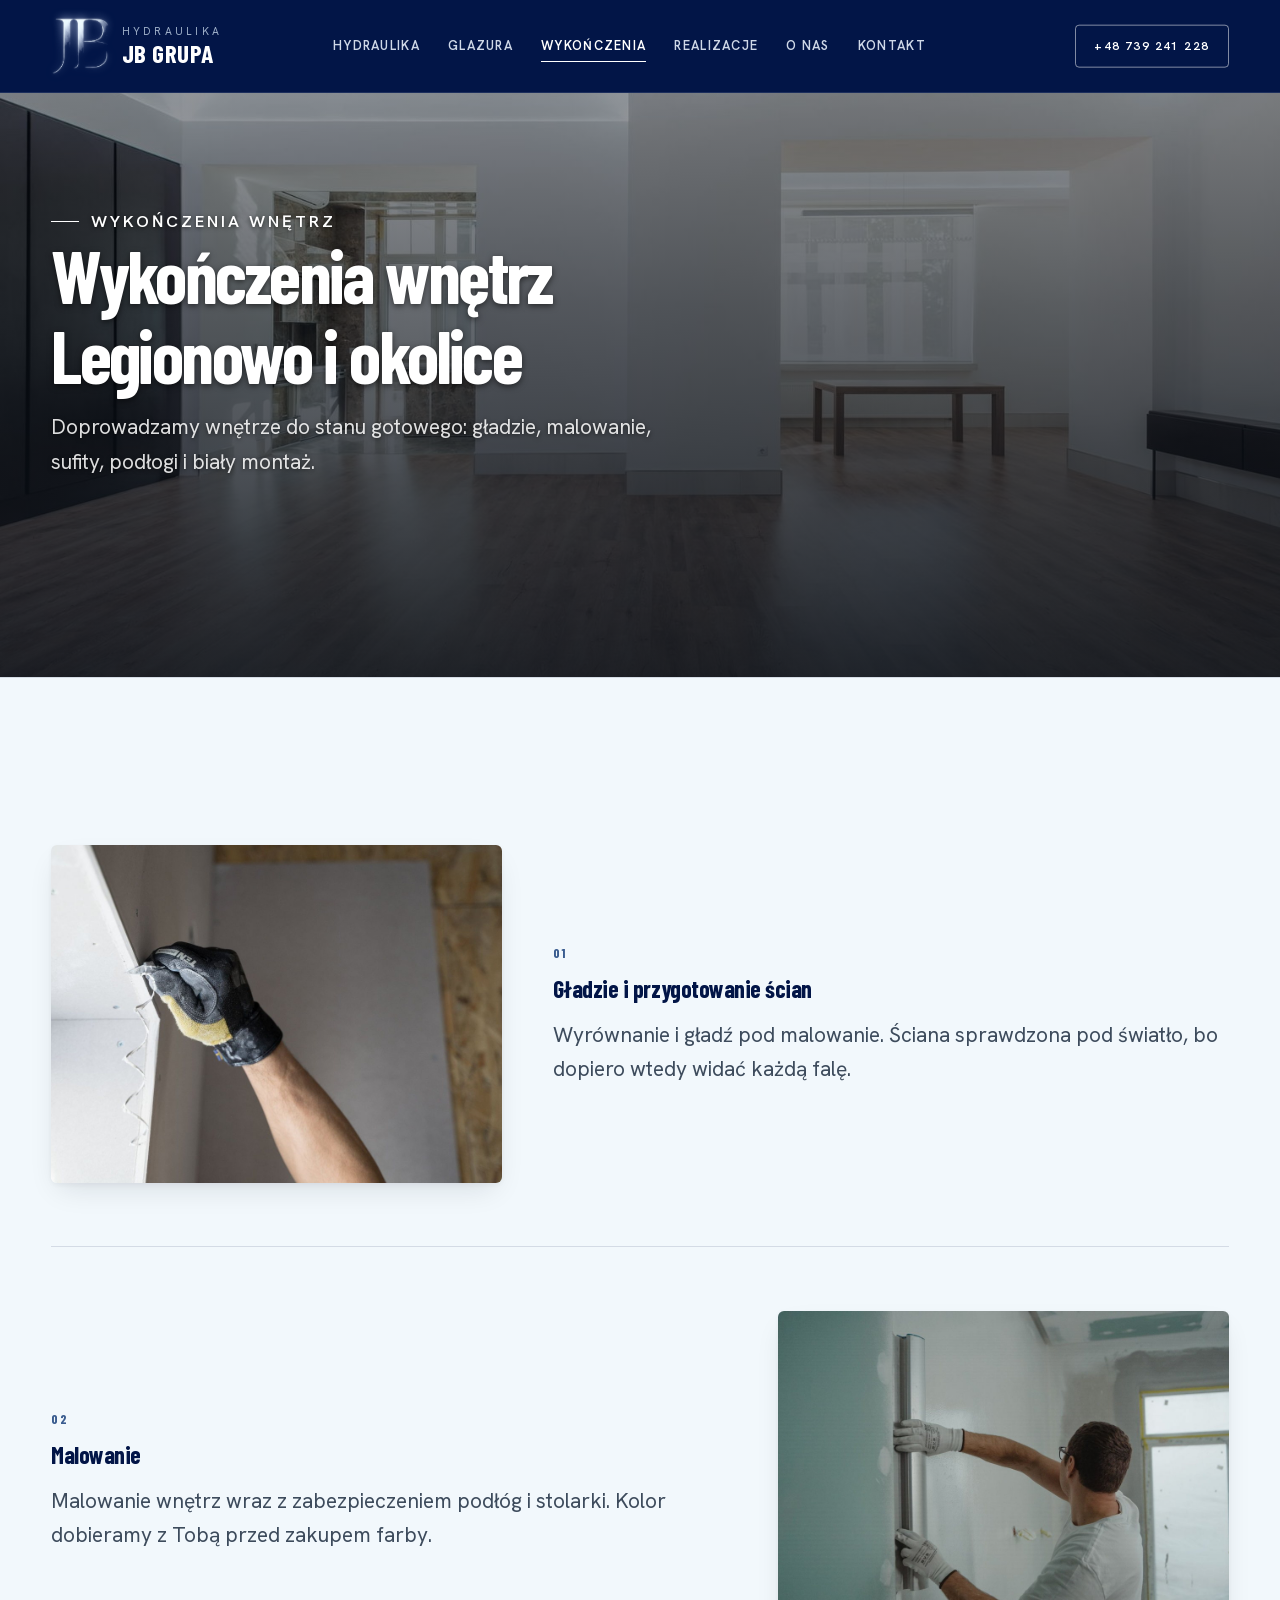
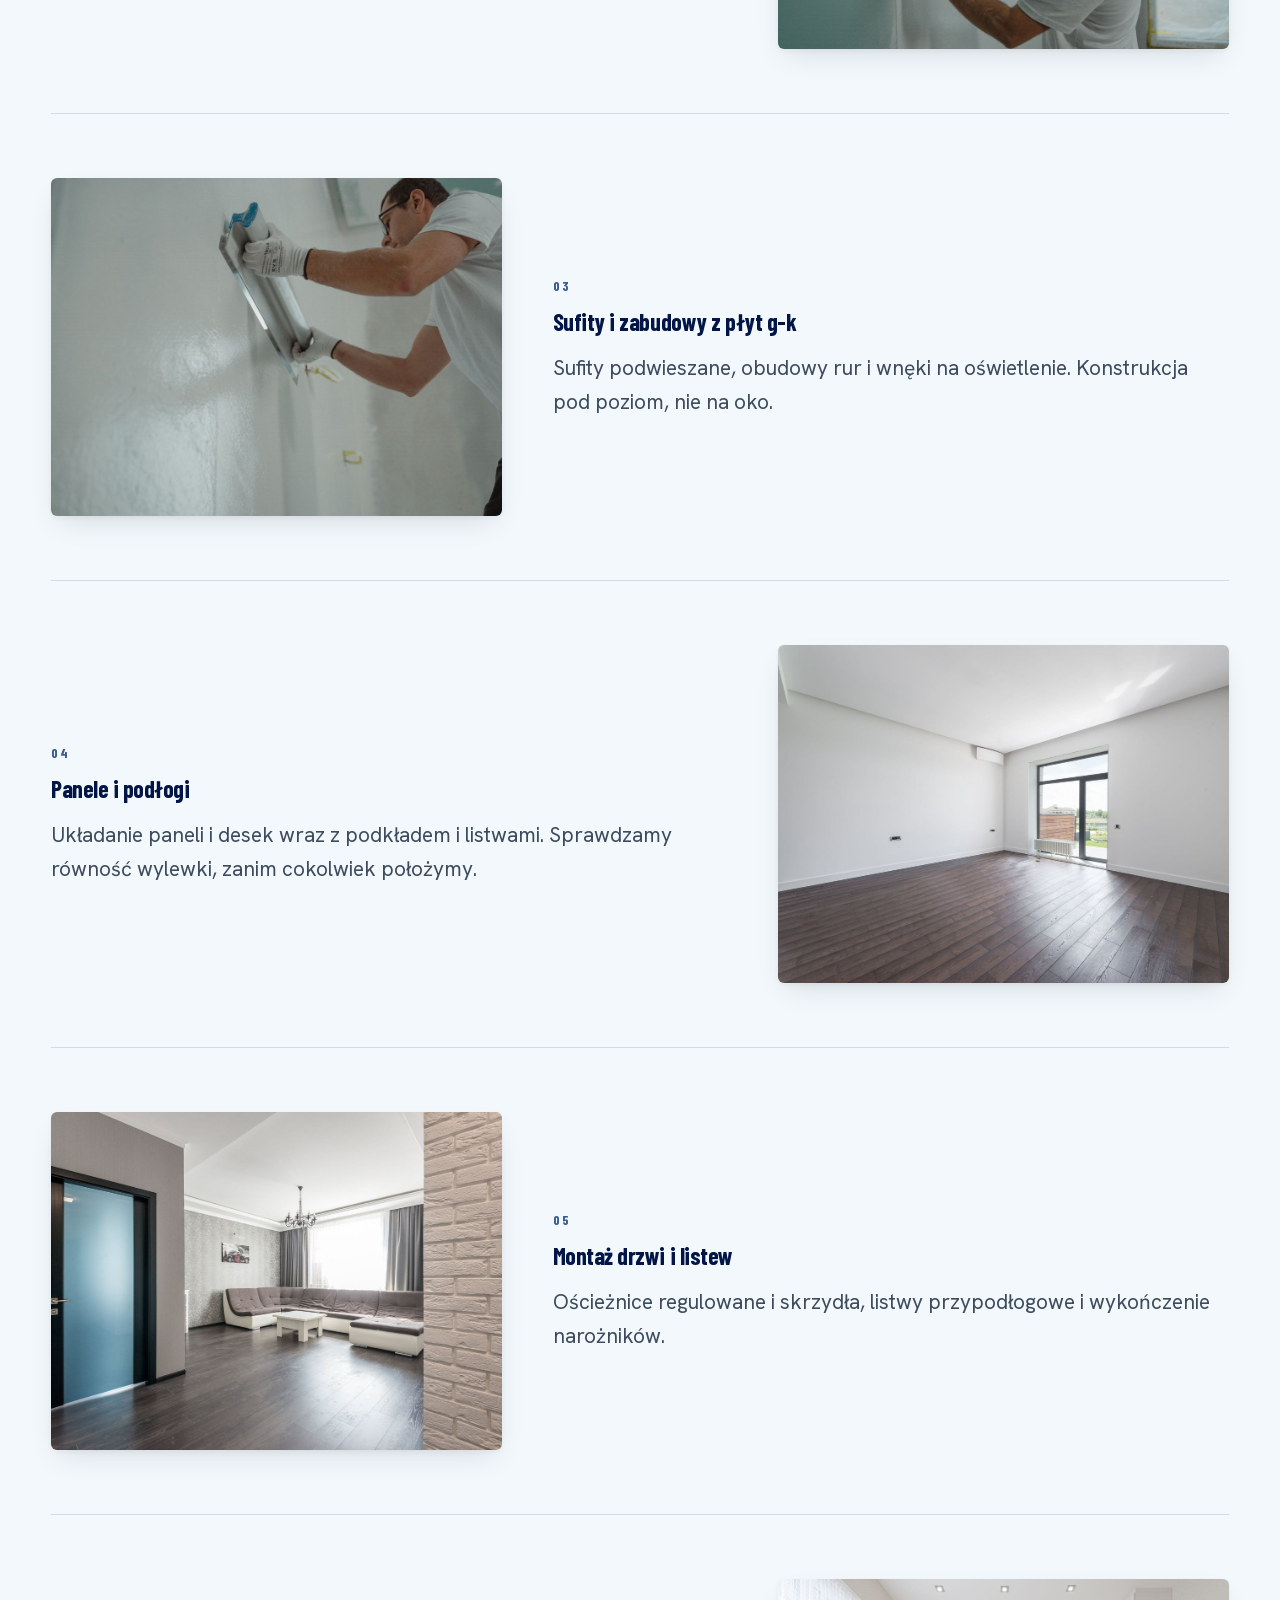
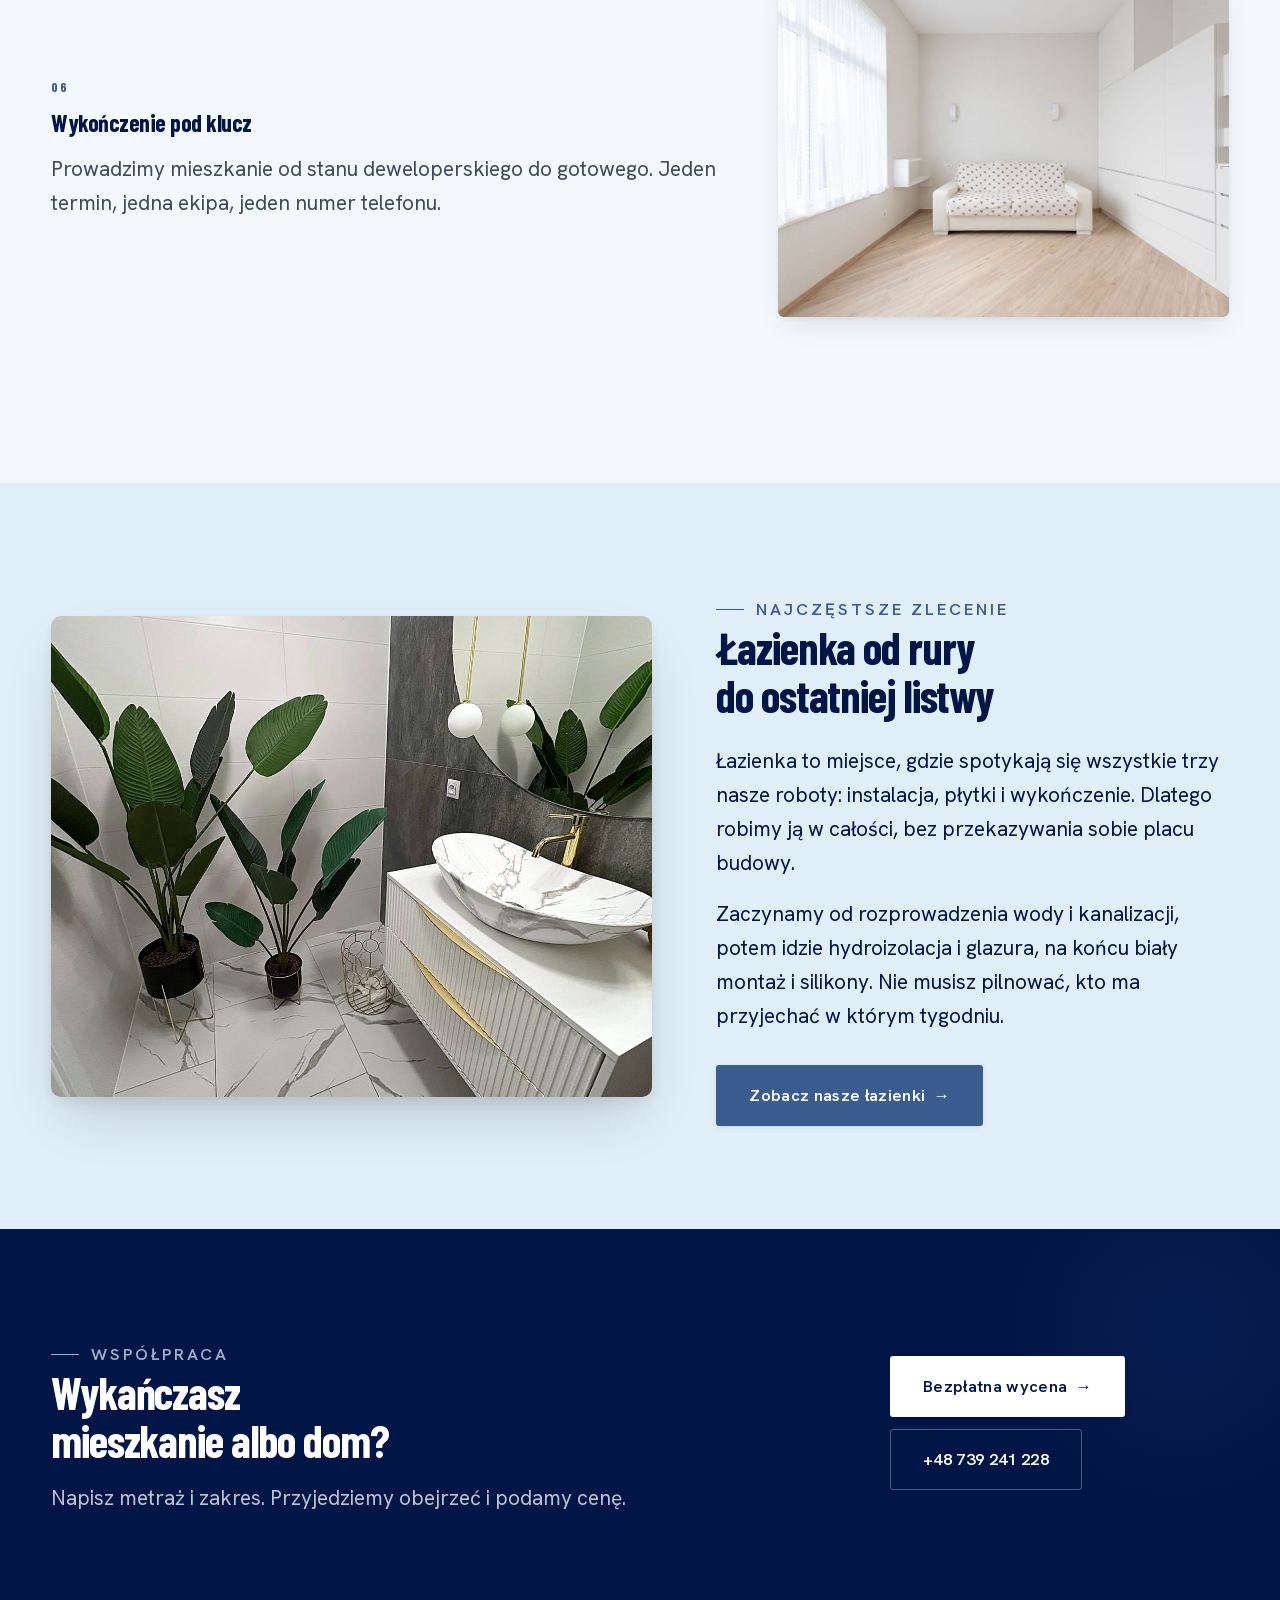
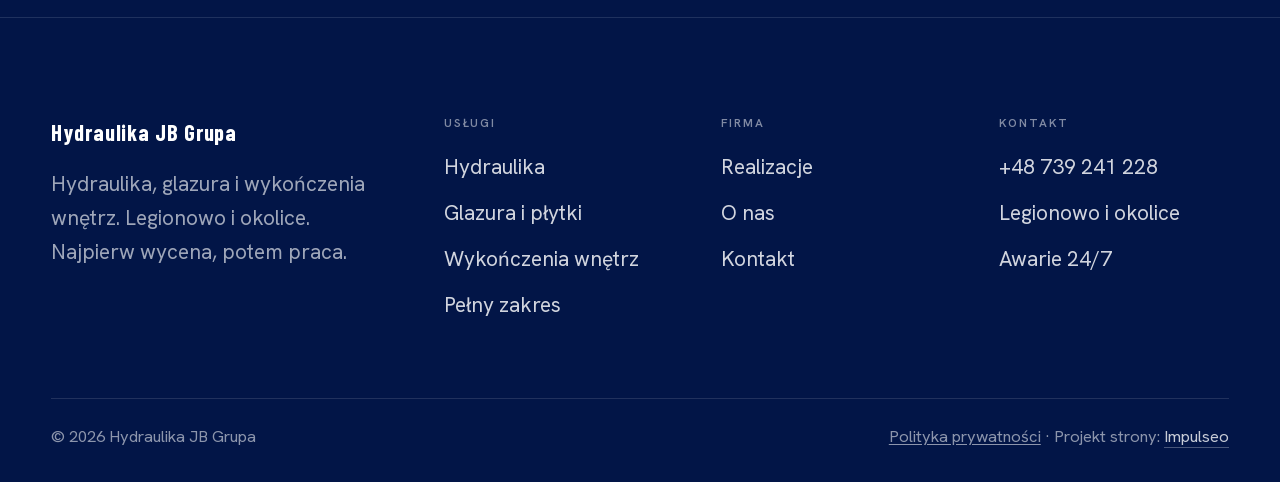
<file: wykonczenia-wnetrz.html>
<!DOCTYPE html>
<html lang="pl">
<head>
<meta charset="UTF-8">
<meta name="viewport" content="width=device-width, initial-scale=1.0">
<title>Wykończenia wnętrz Legionowo - remonty pod klucz | Hydraulika JB Grupa</title>
<meta name="description" content="Wykończenia wnętrz Legionowo i okolice. Gładzie i malowanie, sufity podwieszane, panele i podłogi, montaż drzwi, łazienki pod klucz. Bezpłatna wycena.">
<link rel="canonical" href="https://hydraulika-legionowo.pl/wykonczenia-wnetrz">
<meta name="robots" content="noindex, nofollow">
<meta name="theme-color" content="#021547">
<link rel="icon" href="favicon.ico" sizes="any">
<link rel="icon" type="image/png" sizes="32x32" href="favicon-32x32.png">
<link rel="icon" type="image/png" sizes="16x16" href="favicon-16x16.png">
<link rel="apple-touch-icon" sizes="180x180" href="apple-touch-icon.png">
<link rel="manifest" href="site.webmanifest">
<meta property="og:type" content="website">
<meta property="og:locale" content="pl_PL">
<meta property="og:site_name" content="Hydraulika JB Grupa">
<meta property="og:title" content="Wykończenia wnętrz Legionowo i okolice - Hydraulika JB Grupa">
<meta property="og:description" content="Wykończenia wnętrz Legionowo i okolice. Gładzie i malowanie, sufity podwieszane, panele i podłogi, montaż drzwi, łazienki pod klucz. Bezpłatna wycena.">
<meta property="og:url" content="https://hydraulika-legionowo.pl/wykonczenia-wnetrz">
<meta property="og:image" content="https://hydraulika-legionowo.pl/img/og.jpg">
<meta property="og:image:width" content="1200">
<meta property="og:image:height" content="630">
<meta name="twitter:card" content="summary_large_image">
<meta name="twitter:title" content="Wykończenia wnętrz Legionowo i okolice - Hydraulika JB Grupa">
<meta name="twitter:description" content="Wykończenia wnętrz Legionowo i okolice. Gładzie i malowanie, sufity podwieszane, panele i podłogi, montaż drzwi, łazienki pod klucz. Bezpłatna wycena.">
<meta name="twitter:image" content="https://hydraulika-legionowo.pl/img/og.jpg">
<link rel="stylesheet" href="assets/fonts.css?v=20260808">
<script type="application/ld+json">{"@context":"https://schema.org","@type":"Service","serviceType":"Wykończenia wnętrz","name":"Wykończenia wnętrz","description":"Gładzie i malowanie, sufity podwieszane i zabudowy z płyt g-k, panele i podłogi, montaż drzwi. Legionowo i okolice.","provider":{"@type":["HomeAndConstructionBusiness","Plumber"],"@id":"https://hydraulika-legionowo.pl/#business","name":"Hydraulika JB Grupa","telephone":"+48739241228","url":"https://hydraulika-legionowo.pl/"},"areaServed":[{"@type":"City","name":"Legionowo"},{"@type":"City","name":"Nowy Dwór Mazowiecki"},{"@type":"City","name":"Jabłonna"},{"@type":"City","name":"Nieporęt"},{"@type":"City","name":"Wieliszew"},{"@type":"City","name":"Serock"}]}</script>
<link rel="stylesheet" href="assets/styles.css?v=20260808">
</head>
<body>
<a class="skip" href="#main">Przejdź do treści</a>

<header class="nav">
  <div class="wrap nav-inner">
    <a class="brand brand-lockup" href="index.html"><img class="brand-logo" src="img/logo.png" alt=""><span class="brand-wm"><small>Hydraulika</small><b>JB Grupa</b></span></a>
    <nav class="nav-links" id="nav-links">
      <a href="hydraulika.html">Hydraulika</a>
      <a href="glazura.html">Glazura</a>
      <a href="wykonczenia-wnetrz.html" class="active">Wykończenia</a>
      <a href="realizacje.html">Realizacje</a>
      <a href="o-nas.html">O&nbsp;nas</a>
      <a href="kontakt.html">Kontakt</a>
      <a href="tel:+48739241228" class="btn btn-accent">+48 739 241 228</a>
    </nav>
    <button class="nav-toggle" type="button" aria-label="Otwórz menu" aria-expanded="false" aria-controls="nav-links"><span></span><span></span><span></span></button>
  </div>
</header>
<main id="main">

<section class="pagehead">
  <img src="img/ph-wykonczenia.jpg" alt="">
  <div class="wrap">
    <span class="eyebrow">Wykończenia wnętrz</span>
    <h1>Wykończenia wnętrz Legionowo i&nbsp;okolice</h1>
    <p>Doprowadzamy wnętrze do stanu gotowego: gładzie, malowanie, sufity, podłogi i&nbsp;biały montaż.</p>
  </div>
</section>
<section>
  <div class="wrap">
    <h2 class="sr-only">Zakres wykończenia wnętrz</h2>
    <div class="svc-row reveal">
      <div class="svc-row-art"><img src="img/w1.jpg" alt="Gładzie gipsowe i szlifowanie ścian" loading="lazy"></div>
      <div>
        <span class="num">01</span>
        <h3>Gładzie i&nbsp;przygotowanie ścian</h3>
        <p class="muted">Wyrównanie i&nbsp;gładź pod malowanie. Ściana sprawdzona pod światło, bo dopiero wtedy widać każdą falę.</p>
      </div>
    </div>
    <div class="svc-row rev reveal">
      <div class="svc-row-art"><img src="img/w2.jpg" alt="Malowanie ścian i sufitów" loading="lazy"></div>
      <div>
        <span class="num">02</span>
        <h3>Malowanie</h3>
        <p class="muted">Malowanie wnętrz wraz z&nbsp;zabezpieczeniem podłóg i&nbsp;stolarki. Kolor dobieramy z&nbsp;Tobą przed zakupem farby.</p>
      </div>
    </div>
    <div class="svc-row reveal">
      <div class="svc-row-art"><img src="img/w3.jpg" alt="Sufity podwieszane i zabudowy z płyt gipsowo-kartonowych" loading="lazy"></div>
      <div>
        <span class="num">03</span>
        <h3>Sufity i&nbsp;zabudowy z&nbsp;płyt g-k</h3>
        <p class="muted">Sufity podwieszane, obudowy rur i&nbsp;wnęki na oświetlenie. Konstrukcja pod poziom, nie na oko.</p>
      </div>
    </div>
    <div class="svc-row rev reveal">
      <div class="svc-row-art"><img src="img/w4.jpg" alt="Montaż paneli i podłóg" loading="lazy"></div>
      <div>
        <span class="num">04</span>
        <h3>Panele i&nbsp;podłogi</h3>
        <p class="muted">Układanie paneli i&nbsp;desek wraz z&nbsp;podkładem i&nbsp;listwami. Sprawdzamy równość wylewki, zanim cokolwiek położymy.</p>
      </div>
    </div>
    <div class="svc-row reveal">
      <div class="svc-row-art"><img src="img/w5.jpg" alt="Montaż drzwi wewnętrznych" loading="lazy"></div>
      <div>
        <span class="num">05</span>
        <h3>Montaż drzwi i&nbsp;listew</h3>
        <p class="muted">Ościeżnice regulowane i&nbsp;skrzydła, listwy przypodłogowe i&nbsp;wykończenie narożników.</p>
      </div>
    </div>
    <div class="svc-row rev reveal">
      <div class="svc-row-art"><img src="img/w6.jpg" alt="Wnętrze po wykończeniu, gotowe do wprowadzenia" loading="lazy"></div>
      <div>
        <span class="num">06</span>
        <h3>Wykończenie pod klucz</h3>
        <p class="muted">Prowadzimy mieszkanie od stanu deweloperskiego do gotowego. Jeden termin, jedna ekipa, jeden numer telefonu.</p>
      </div>
    </div>
  </div>
</section>
<section class="trust">
  <div class="wrap">
    <div class="split rev reveal">
      <div class="split-art"><img src="img/real-lazienka-marmur.jpg" alt="Łazienka wykończona przez Hydraulika JB Grupa" loading="lazy"></div>
      <div class="split-copy">
        <span class="eyebrow">Najczęstsze zlecenie</span>
        <h2>Łazienka od rury do ostatniej listwy</h2>
        <p>Łazienka to miejsce, gdzie spotykają się wszystkie trzy nasze roboty: instalacja, płytki i&nbsp;wykończenie. Dlatego robimy ją w&nbsp;całości, bez przekazywania sobie placu budowy.</p>
        <p>Zaczynamy od rozprowadzenia wody i&nbsp;kanalizacji, potem idzie hydroizolacja i&nbsp;glazura, na końcu biały montaż i&nbsp;silikony. Nie musisz pilnować, kto ma przyjechać w&nbsp;którym tygodniu.</p>
        <a href="glazura.html" class="btn btn-accent">Zobacz nasze łazienki <span class="arr" aria-hidden="true">&rarr;</span></a>
      </div>
    </div>
  </div>
</section>
<section class="cta">
  <div class="wrap">
    <div class="reveal">
      <span class="eyebrow">Współpraca</span>
      <h2>Wykańczasz mieszkanie albo dom?</h2>
      <p>Napisz metraż i&nbsp;zakres. Przyjedziemy obejrzeć i&nbsp;podamy cenę.</p>
    </div>
    <div class="cta-actions reveal">
      <a href="kontakt.html" class="btn btn-light">Bezpłatna wycena <span class="arr" aria-hidden="true">&rarr;</span></a>
      <a href="tel:+48739241228" class="btn btn-ghost" style="color:#fff;border-color:rgba(255,255,255,.3)">+48 739 241 228</a>
    </div>
  </div>
</section>

</main>
<footer>
  <div class="wrap">
    <div class="foot-grid">
      <div class="foot-brand">
        <div class="name">Hydraulika JB Grupa</div>
        <p>Hydraulika, glazura i&nbsp;wykończenia wnętrz. Legionowo i&nbsp;okolice. Najpierw wycena, potem praca.</p>
      </div>
      <div class="foot-col">
        <h4>Usługi</h4>
        <a href="hydraulika.html">Hydraulika</a>
        <a href="glazura.html">Glazura i&nbsp;płytki</a>
        <a href="wykonczenia-wnetrz.html">Wykończenia wnętrz</a>
        <a href="oferta.html">Pełny zakres</a>
      </div>
      <div class="foot-col">
        <h4>Firma</h4>
        <a href="realizacje.html">Realizacje</a>
        <a href="o-nas.html">O&nbsp;nas</a>
        <a href="kontakt.html">Kontakt</a>
      </div>
      <div class="foot-col">
        <h4>Kontakt</h4>
        <a href="tel:+48739241228">+48 739 241 228</a>
        <p>Legionowo i&nbsp;okolice</p>
        <p>Awarie 24/7</p>
      </div>
    </div>
    <div class="foot-bot">
      <span>&copy; 2026 Hydraulika JB Grupa</span>
      <span class="foot-legal"><a href="polityka-prywatnosci.html">Polityka prywatności</a> &middot; Projekt strony: <a class="foot-credit" href="https://impulseo.pl" target="_blank" rel="noopener">Impulseo</a></span>
    </div>
  </div>
</footer>
<div class="sticky-call"><a class="sc-call" href="tel:+48739241228"><svg class="ico-tel" width="16" height="16" viewBox="0 0 24 24" fill="none" aria-hidden="true"><path d="M6.6 10.8a15.5 15.5 0 0 0 6.6 6.6l2.2-2.2a1 1 0 0 1 1-.24 11.4 11.4 0 0 0 3.6.58 1 1 0 0 1 1 1V20a1 1 0 0 1-1 1A17 17 0 0 1 3 4a1 1 0 0 1 1-1h3.5a1 1 0 0 1 1 1c0 1.25.2 2.46.58 3.6a1 1 0 0 1-.25 1l-2.23 2.2Z" fill="currentColor"/></svg> Zadzwoń</a><a class="sc-quote" href="kontakt.html">Bezpłatna wycena</a></div>

<script src="assets/main.js"></script>
</body>
</html>
</file>
<file: assets/fonts.css>
@font-face {
  font-family: 'Barlow Condensed';
  font-style: normal;
  font-weight: 500;
  font-display: swap;
  src: url(fonts/barlowcondensed-500-latin-ext.woff2) format('woff2');
  unicode-range: U+0100-02BA, U+02BD-02C5, U+02C7-02CC, U+02CE-02D7, U+02DD-02FF, U+0304, U+0308, U+0329, U+1D00-1DBF, U+1E00-1E9F, U+1EF2-1EFF, U+2020, U+20A0-20AB, U+20AD-20C0, U+2113, U+2C60-2C7F, U+A720-A7FF;
}
@font-face {
  font-family: 'Barlow Condensed';
  font-style: normal;
  font-weight: 500;
  font-display: swap;
  src: url(fonts/barlowcondensed-500-latin.woff2) format('woff2');
  unicode-range: U+0000-00FF, U+0131, U+0152-0153, U+02BB-02BC, U+02C6, U+02DA, U+02DC, U+0304, U+0308, U+0329, U+2000-206F, U+20AC, U+2122, U+2191, U+2193, U+2212, U+2215, U+FEFF, U+FFFD;
}
@font-face {
  font-family: 'Barlow Condensed';
  font-style: normal;
  font-weight: 600;
  font-display: swap;
  src: url(fonts/barlowcondensed-600-latin-ext.woff2) format('woff2');
  unicode-range: U+0100-02BA, U+02BD-02C5, U+02C7-02CC, U+02CE-02D7, U+02DD-02FF, U+0304, U+0308, U+0329, U+1D00-1DBF, U+1E00-1E9F, U+1EF2-1EFF, U+2020, U+20A0-20AB, U+20AD-20C0, U+2113, U+2C60-2C7F, U+A720-A7FF;
}
@font-face {
  font-family: 'Barlow Condensed';
  font-style: normal;
  font-weight: 600;
  font-display: swap;
  src: url(fonts/barlowcondensed-600-latin.woff2) format('woff2');
  unicode-range: U+0000-00FF, U+0131, U+0152-0153, U+02BB-02BC, U+02C6, U+02DA, U+02DC, U+0304, U+0308, U+0329, U+2000-206F, U+20AC, U+2122, U+2191, U+2193, U+2212, U+2215, U+FEFF, U+FFFD;
}
@font-face {
  font-family: 'Barlow Condensed';
  font-style: normal;
  font-weight: 700;
  font-display: swap;
  src: url(fonts/barlowcondensed-700-latin-ext.woff2) format('woff2');
  unicode-range: U+0100-02BA, U+02BD-02C5, U+02C7-02CC, U+02CE-02D7, U+02DD-02FF, U+0304, U+0308, U+0329, U+1D00-1DBF, U+1E00-1E9F, U+1EF2-1EFF, U+2020, U+20A0-20AB, U+20AD-20C0, U+2113, U+2C60-2C7F, U+A720-A7FF;
}
@font-face {
  font-family: 'Barlow Condensed';
  font-style: normal;
  font-weight: 700;
  font-display: swap;
  src: url(fonts/barlowcondensed-700-latin.woff2) format('woff2');
  unicode-range: U+0000-00FF, U+0131, U+0152-0153, U+02BB-02BC, U+02C6, U+02DA, U+02DC, U+0304, U+0308, U+0329, U+2000-206F, U+20AC, U+2122, U+2191, U+2193, U+2212, U+2215, U+FEFF, U+FFFD;
}
@font-face {
  font-family: 'Hanken Grotesk';
  font-style: normal;
  font-weight: 400;
  font-display: swap;
  src: url(fonts/hankengrotesk-400-latin-ext.woff2) format('woff2');
  unicode-range: U+0100-02BA, U+02BD-02C5, U+02C7-02CC, U+02CE-02D7, U+02DD-02FF, U+0304, U+0308, U+0329, U+1D00-1DBF, U+1E00-1E9F, U+1EF2-1EFF, U+2020, U+20A0-20AB, U+20AD-20C0, U+2113, U+2C60-2C7F, U+A720-A7FF;
}
@font-face {
  font-family: 'Hanken Grotesk';
  font-style: normal;
  font-weight: 400;
  font-display: swap;
  src: url(fonts/hankengrotesk-400-latin.woff2) format('woff2');
  unicode-range: U+0000-00FF, U+0131, U+0152-0153, U+02BB-02BC, U+02C6, U+02DA, U+02DC, U+0304, U+0308, U+0329, U+2000-206F, U+20AC, U+2122, U+2191, U+2193, U+2212, U+2215, U+FEFF, U+FFFD;
}
@font-face {
  font-family: 'Hanken Grotesk';
  font-style: normal;
  font-weight: 500;
  font-display: swap;
  src: url(fonts/hankengrotesk-500-latin-ext.woff2) format('woff2');
  unicode-range: U+0100-02BA, U+02BD-02C5, U+02C7-02CC, U+02CE-02D7, U+02DD-02FF, U+0304, U+0308, U+0329, U+1D00-1DBF, U+1E00-1E9F, U+1EF2-1EFF, U+2020, U+20A0-20AB, U+20AD-20C0, U+2113, U+2C60-2C7F, U+A720-A7FF;
}
@font-face {
  font-family: 'Hanken Grotesk';
  font-style: normal;
  font-weight: 500;
  font-display: swap;
  src: url(fonts/hankengrotesk-500-latin.woff2) format('woff2');
  unicode-range: U+0000-00FF, U+0131, U+0152-0153, U+02BB-02BC, U+02C6, U+02DA, U+02DC, U+0304, U+0308, U+0329, U+2000-206F, U+20AC, U+2122, U+2191, U+2193, U+2212, U+2215, U+FEFF, U+FFFD;
}
@font-face {
  font-family: 'Hanken Grotesk';
  font-style: normal;
  font-weight: 600;
  font-display: swap;
  src: url(fonts/hankengrotesk-600-latin-ext.woff2) format('woff2');
  unicode-range: U+0100-02BA, U+02BD-02C5, U+02C7-02CC, U+02CE-02D7, U+02DD-02FF, U+0304, U+0308, U+0329, U+1D00-1DBF, U+1E00-1E9F, U+1EF2-1EFF, U+2020, U+20A0-20AB, U+20AD-20C0, U+2113, U+2C60-2C7F, U+A720-A7FF;
}
@font-face {
  font-family: 'Hanken Grotesk';
  font-style: normal;
  font-weight: 600;
  font-display: swap;
  src: url(fonts/hankengrotesk-600-latin.woff2) format('woff2');
  unicode-range: U+0000-00FF, U+0131, U+0152-0153, U+02BB-02BC, U+02C6, U+02DA, U+02DC, U+0304, U+0308, U+0329, U+2000-206F, U+20AC, U+2122, U+2191, U+2193, U+2212, U+2215, U+FEFF, U+FFFD;
}
</file>
<file: assets/styles.css>
/* ============================================================
   - premium, architektoniczny B2B fit-out
   Jasna paleta, zero brązu. System wg premium-web-craft.
   Projekt strony: Impulseo (impulseo.pl)
   ============================================================ */

:root{
  /* PALETA - jasna, architektoniczna, chłodna */
  --paper:#F2F8FC;          /* główne tło */
  --paper-2:#E0EEF7;        /* sekcje alternatywne (chłodny jasny szary) */
  --paper-3:#E0EEF7;        /* delikatne wypełnienia */
  --ink:#021547;            /* tekst główny - chłodny grafit */
  --ink-soft:#0A2A66;       /* nagłówki drugorzędne */
  --muted:#3D4B5C;          /* tekst poboczny */
  --line:rgba(2,21,71,.12);/* hairline */
  --accent:#3A5C8F;         /* stonowany petrol-slate - jedyny akcent */
  --accent-d:#274369;
  --accent-soft:rgba(58,92,143,.12);
  --dark:#021547;           /* sekcje ciemne (stopka/CTA) */

  /* ODSTĘPY - skala 4/8 */
  --space-1:4px; --space-2:8px; --space-3:12px; --space-4:16px; --space-5:24px;
  --space-6:32px; --space-7:48px; --space-8:64px; --space-9:96px; --space-10:128px;

  /* TYPOGRAFIA - fluid clamp() */
  --text-sm:clamp(.88rem,.84rem + .18vw,1rem);
  --text-base:clamp(1.06rem,1rem + .35vw,1.22rem);
  --text-lg:clamp(1.18rem,1.08rem + .4vw,1.4rem);
  --text-h3:clamp(1.2rem,1.1rem + .5vw,1.5rem);
  --text-h2:clamp(1.9rem,1.5rem + 1.9vw,2.8rem);
  --text-h1:clamp(2.6rem,1.9rem + 3.6vw,4.6rem);

  /* PROMIENIE - architektoniczne, raczej ostre */
  --r-sm:3px; --r-md:6px; --r-lg:10px;

  /* RUCH */
  --ease:cubic-bezier(.25,.46,.45,.94); --dur:.24s;

  /* CIENIE - miękkie, warstwowe */
  --sh-sm:0 1px 2px rgba(16,24,32,.04), 0 2px 8px rgba(16,24,32,.05);
  --sh-md:0 2px 6px rgba(16,24,32,.05), 0 12px 28px -8px rgba(16,24,32,.12);
  --sh-lg:0 6px 14px rgba(16,24,32,.07), 0 26px 56px -18px rgba(16,24,32,.22);

  --hairline:1px solid var(--line);

  --font-display:'Barlow Condensed','Hanken Grotesk',sans-serif;
  --font-body:'Hanken Grotesk',sans-serif;
}

*{box-sizing:border-box;margin:0;padding:0}
html{scroll-behavior:smooth}
body{
  font-family:var(--font-body);
  font-size:var(--text-base);
  line-height:1.65;
  color:var(--ink);
  background:var(--paper);
  -webkit-font-smoothing:antialiased;
  text-rendering:optimizeLegibility;
}
img{max-width:100%;display:block}
a{color:inherit;text-decoration:none}

.wrap{width:min(92%,1180px);margin-inline:auto}
section{padding-block:clamp(52px,6.5vw,96px)}

h1,h2,h3{font-family:var(--font-display);font-weight:700;line-height:1.08;letter-spacing:-.02em;color:var(--ink)}
h1{font-size:var(--text-h1);letter-spacing:-.035em}
h2{font-size:var(--text-h2);letter-spacing:-.025em}
h3{font-size:var(--text-h3)}
p{max-width:65ch}

.eyebrow{
  font-family:var(--font-body);
  font-size:var(--text-sm);
  font-weight:600;
  letter-spacing:.18em;
  text-transform:uppercase;
  color:var(--accent);
  display:inline-flex;align-items:center;gap:var(--space-3);
}
.eyebrow::before{content:"";width:28px;height:1px;background:var(--accent);display:inline-block}

.muted{color:var(--muted)}
.lead{font-size:var(--text-lg);line-height:1.55;color:var(--ink-soft);max-width:50ch}

/* ---------- BUTTONS ---------- */
.btn{
  display:inline-flex;align-items:center;gap:var(--space-2);
  font-weight:600;font-size:var(--text-sm);letter-spacing:.02em;
  padding:var(--space-4) var(--space-6);
  border-radius:var(--r-sm);
  transition:transform var(--dur) var(--ease),box-shadow var(--dur) var(--ease),background var(--dur) var(--ease);
  cursor:pointer;border:1px solid transparent;
}
.btn-accent{background:var(--accent);color:#fff;box-shadow:var(--sh-sm)}
.btn-accent:hover{background:var(--accent-d);transform:translateY(-2px);box-shadow:var(--sh-md)}
.btn-accent:active{transform:translateY(0);box-shadow:var(--sh-sm)}
.btn-ghost{background:transparent;color:var(--ink);border-color:var(--line)}
.btn-ghost:hover{border-color:var(--accent);color:var(--accent);transform:translateY(-2px)}
.btn-light{background:#fff;color:var(--ink);box-shadow:var(--sh-sm)}
.btn-light:hover{transform:translateY(-2px);box-shadow:var(--sh-md)}
.btn .arr{transition:transform var(--dur) var(--ease)}
.btn:hover .arr{transform:translateX(4px)}

/* ---------- NAV ---------- */
.nav{
  position:sticky;top:0;z-index:50;
  background:color-mix(in srgb,var(--paper) 88%,transparent);
  backdrop-filter:saturate(140%) blur(10px);
  border-bottom:var(--hairline);
}
.nav-inner{display:flex;align-items:center;justify-content:space-between;height:88px}
.brand{display:flex;flex-direction:column;line-height:1}
.brand .name{font-family:var(--font-display);font-weight:800;font-size:1.35rem;letter-spacing:.04em}
.brand .sub{font-size:.62rem;letter-spacing:.34em;text-transform:uppercase;color:var(--muted);margin-top:5px}
.nav-links{display:flex;align-items:center;gap:var(--space-6)}
.nav-links a{font-size:var(--text-sm);font-weight:500;color:var(--ink-soft);position:relative;padding-block:4px;transition:color var(--dur) var(--ease)}
.nav-links a::after{content:"";position:absolute;left:0;bottom:0;width:0;height:1.5px;background:var(--accent);transition:width var(--dur) var(--ease)}
.nav-links a:hover,.nav-links a.active{color:var(--ink)}
.nav-links a:hover::after,.nav-links a.active::after{width:100%}
.nav-links .btn{padding:var(--space-2) var(--space-5)}
/* przyciski w nav: właściwy kolor (przebij .nav-links a) + bez podkreślenia */
.nav-links a.btn-accent{color:#fff}
.nav-links a.btn-ghost,.nav-links a.btn-light{color:var(--ink)}
.nav-links a.btn::after{display:none}
.nav-toggle{display:none;background:none;border:none;cursor:pointer;flex-direction:column;gap:5px;padding:8px}
.nav-toggle span{width:24px;height:2px;background:var(--ink);transition:var(--dur)}

/* ---------- HERO (split) ---------- */
.hero{position:relative;overflow:hidden;border-bottom:var(--hairline)}
.hero-grid{display:grid;grid-template-columns:1.05fr .95fr;gap:clamp(24px,4vw,60px);align-items:center;
  padding-block:clamp(36px,4.5vw,64px)}
.hero-copy .eyebrow{margin-bottom:var(--space-5)}
.hero-copy h1{margin-bottom:var(--space-5)}
.hero-copy .lead{margin-bottom:var(--space-7)}
.hero-actions{display:flex;flex-wrap:wrap;gap:var(--space-4)}
.hero-art{position:relative;aspect-ratio:4/3;border-radius:var(--r-lg);overflow:hidden;box-shadow:var(--sh-lg)}
.hero-art img{width:100%;height:100%;object-fit:cover}
.hero-art::after{content:"";position:absolute;inset:0;background:linear-gradient(180deg,transparent 55%,rgba(18,24,28,.28))}
.hero-badge{position:absolute;left:var(--space-5);bottom:var(--space-5);z-index:2;
  background:rgba(252,252,251,.94);backdrop-filter:blur(4px);
  border-radius:var(--r-md);padding:var(--space-4) var(--space-5);box-shadow:var(--sh-md);max-width:78%}
.hero-badge strong{display:block;font-family:var(--font-display);font-size:1rem;letter-spacing:-.01em}
.hero-badge span{font-size:var(--text-sm);color:var(--muted)}

/* ---------- HERO duży / kinowy (strona główna) ---------- */
.hero-cine{position:relative;min-height:clamp(560px,82vh,840px);min-height:clamp(560px,82svh,840px);display:flex;align-items:center;overflow:hidden;border-bottom:var(--hairline)}
.hero-cine>img{position:absolute;inset:0;width:100%;height:100%;object-fit:cover;z-index:0}
.hero-cine::after{content:"";position:absolute;inset:0;z-index:1;
  background:linear-gradient(95deg,rgba(13,18,23,.86) 0%,rgba(13,18,23,.64) 32%,rgba(13,18,23,.24) 62%,rgba(13,18,23,.04) 100%)}
.hero-cine .wrap{position:relative;z-index:2;padding-block:var(--space-8)}
.hero-cine .hero-copy{max-width:660px}
.hero-cine .eyebrow{color:#fff;margin-bottom:var(--space-5)}
.hero-cine .eyebrow::before{background:#fff}
.hero-cine h1{color:#fff;margin-bottom:var(--space-5);font-size:clamp(2.9rem,2rem + 4.4vw,5.2rem)}
.hero-cine .lead{color:rgba(255,255,255,.92);max-width:48ch;margin-bottom:var(--space-7)}
.hero-cine .hero-actions{display:flex;flex-wrap:wrap;gap:var(--space-4)}
@media(max-width:680px){
  .hero-cine{min-height:clamp(520px,76vh,640px);min-height:clamp(520px,76svh,640px);align-items:flex-end}
  .hero-cine::after{background:linear-gradient(0deg,rgba(13,18,23,.9) 6%,rgba(13,18,23,.45) 55%,rgba(13,18,23,.25) 100%)}
  .hero-cine .wrap{padding-bottom:var(--space-9)}
}

/* full-bleed hero variant (podstrony) */
.pagehead{position:relative;min-height:46vh;min-height:46svh;display:flex;align-items:flex-end;overflow:hidden;border-bottom:var(--hairline)}
.pagehead img{position:absolute;inset:0;width:100%;height:100%;object-fit:cover}
.pagehead::after{content:"";position:absolute;inset:0;background:linear-gradient(180deg,rgba(18,24,28,.25),rgba(18,24,28,.62))}
.pagehead .wrap{position:relative;z-index:2;padding-block:var(--space-9);color:#fff}
.pagehead h1{color:#fff;max-width:18ch}
.pagehead .eyebrow{color:#fff}
.pagehead .eyebrow::before{background:#fff}
.pagehead p{color:rgba(255,255,255,.86);margin-top:var(--space-4);max-width:54ch}

/* ---------- STRIP (pasek skrótów / liczby) ---------- */
.strip{background:var(--dark);color:#fff}
.strip .wrap{display:grid;grid-template-columns:repeat(4,1fr);gap:var(--space-6);padding-block:var(--space-8)}
.strip .item .k{font-family:var(--font-display);font-size:clamp(1.6rem,1.2rem + 1.4vw,2.4rem);font-weight:800;letter-spacing:-.02em;color:#fff}
.strip .item .v{font-size:var(--text-sm);color:rgba(255,255,255,.66);margin-top:var(--space-2);line-height:1.45}
.strip .item{border-left:2px solid var(--accent);padding-left:var(--space-5)}

/* ---------- SECTION HEAD ---------- */
.head{max-width:48rem;margin-bottom:var(--space-8)}
.head.center{margin-inline:auto;text-align:center}
.head .eyebrow{margin-bottom:var(--space-4)}
.head h2{margin-bottom:var(--space-4)}
.head p{color:var(--muted);font-size:var(--text-lg);line-height:1.55}
.head.center p{margin-inline:auto}

/* ---------- INTRO SPLIT ---------- */
.split{display:grid;grid-template-columns:.92fr 1.08fr;gap:clamp(28px,5vw,80px);align-items:center}
.split.rev{grid-template-columns:1.08fr .92fr}
.split.rev .split-art{order:-1}
.split-art{position:relative;aspect-ratio:5/4;border-radius:var(--r-lg);overflow:hidden;box-shadow:var(--sh-lg)}
.split-art img{width:100%;height:100%;object-fit:cover}
.split-copy h2{margin-bottom:var(--space-5)}
.split-copy p+p{margin-top:var(--space-4)}
.split-copy .btn{margin-top:var(--space-6)}

/* ---------- SERVICES (zakres) ---------- */
.svc-grid{display:grid;grid-template-columns:repeat(auto-fit,minmax(280px,1fr));gap:var(--space-5)}
.svc{background:#fff;border:var(--hairline);border-radius:var(--r-md);padding:var(--space-7) var(--space-6);
  transition:transform var(--dur) var(--ease),box-shadow var(--dur) var(--ease),border-color var(--dur) var(--ease);
  position:relative;overflow:hidden}
.svc::before{content:"";position:absolute;left:0;top:0;width:3px;height:0;background:var(--accent);transition:height var(--dur) var(--ease)}
.svc:hover{transform:translateY(-4px);box-shadow:var(--sh-md);border-color:transparent}
.svc:hover::before{height:100%}
.svc .ic{font-family:var(--font-display);font-size:.8rem;font-weight:700;letter-spacing:.12em;color:var(--accent);margin-bottom:var(--space-4)}
.svc h3{margin-bottom:var(--space-3);font-size:1.22rem}
.svc p{color:var(--muted);font-size:var(--text-base);line-height:1.6}

/* big detailed service rows */
.svc-row{display:grid;grid-template-columns:.8fr 1.2fr;gap:clamp(20px,4vw,60px);align-items:center;padding-block:var(--space-8)}
.svc-row+.svc-row{border-top:var(--hairline)}
.svc-row.rev{grid-template-columns:1.2fr .8fr}
.svc-row.rev .svc-row-art{order:-1}
.svc-row-art{aspect-ratio:4/3;border-radius:var(--r-md);overflow:hidden;box-shadow:var(--sh-md)}
.svc-row-art img{width:100%;height:100%;object-fit:cover}
.svc-row h3{font-size:1.5rem;margin-bottom:var(--space-4)}
.svc-row .num{font-family:var(--font-display);font-size:.85rem;font-weight:700;letter-spacing:.14em;color:var(--accent);display:block;margin-bottom:var(--space-3)}
.svc-row ul{list-style:none;margin-top:var(--space-4);display:flex;flex-direction:column;gap:var(--space-2)}
.svc-row li{position:relative;padding-left:var(--space-5);color:var(--muted);font-size:var(--text-base)}
.svc-row li::before{content:"";position:absolute;left:0;top:.62em;width:8px;height:1px;background:var(--accent)}

/* ---------- GALLERY (realizacje) ---------- */
.gallery{display:grid;grid-template-columns:repeat(12,1fr);gap:var(--space-4);grid-auto-rows:200px}
/* GALERIA MASONRY - pionowe zdjęcia (portrety beauty/wellness) bez przycinania: kolumny, height auto */
.gallery-masonry{column-count:3;column-gap:var(--space-4)}
@media(max-width:900px){.gallery-masonry{column-count:2}}
@media(max-width:560px){.gallery-masonry{column-count:1}}
.gallery-masonry .m-tile{break-inside:avoid;margin:0 0 var(--space-4);padding:0;position:relative;overflow:hidden;border-radius:var(--r-md);border:1px solid var(--line)}
.gallery-masonry .m-tile img{width:100%;height:auto;display:block}
.gallery-masonry .m-tile .cap{position:absolute;left:0;right:0;bottom:0;padding:var(--space-4);color:#fff;background:linear-gradient(0deg,rgba(0,0,0,.55),transparent);font-size:var(--text-sm)}
.tile{position:relative;overflow:hidden;border-radius:var(--r-md);box-shadow:var(--sh-sm);
  transition:transform var(--dur) var(--ease),box-shadow var(--dur) var(--ease)}
.tile img{width:100%;height:100%;object-fit:cover;transition:transform .6s var(--ease)}
.tile:hover{box-shadow:var(--sh-md)}
.tile:hover img{transform:scale(1.05)}
.tile .cap{position:absolute;left:0;right:0;bottom:0;padding:var(--space-5) var(--space-4) var(--space-4);
  background:linear-gradient(transparent,rgba(18,24,28,.78));color:#fff;
  font-size:var(--text-sm);font-weight:600;letter-spacing:.01em;
  opacity:0;transform:translateY(8px);transition:var(--dur) var(--ease)}
.tile:hover .cap{opacity:1;transform:translateY(0)}
.tile .cap small{display:block;font-weight:400;opacity:.78;letter-spacing:.04em;text-transform:uppercase;font-size:.66rem;margin-top:3px}
/* bento spans */
.t-wide{grid-column:span 6}
.t-tall{grid-column:span 6;grid-row:span 2}
.t-std{grid-column:span 6}
.t-third{grid-column:span 4}
.t-two3{grid-column:span 8}

/* ---------- TRUST / WIARYGODNOŚĆ ---------- */
.trust{background:var(--paper-2)}
.trust-grid{display:grid;grid-template-columns:repeat(auto-fit,minmax(240px,1fr));gap:var(--space-5);margin-top:var(--space-7)}
.trust-card{background:#fff;border-radius:var(--r-md);padding:var(--space-7) var(--space-6);box-shadow:var(--sh-sm);border-top:3px solid var(--accent)}
.trust-card .big{font-family:var(--font-display);font-size:clamp(1.8rem,1.3rem + 1.6vw,2.6rem);font-weight:800;letter-spacing:-.02em;color:var(--ink);line-height:1}
.trust-card h3{font-size:1.12rem;margin:var(--space-3) 0 var(--space-2)}
.trust-card p{color:var(--muted);font-size:var(--text-base);line-height:1.55}

/* ---------- CTA band ---------- */
.cta{background:var(--dark);color:#fff;position:relative;overflow:hidden}
.cta .wrap{display:grid;grid-template-columns:1.4fr .6fr;gap:var(--space-7);align-items:center;position:relative;z-index:2}
.cta h2{color:#fff;max-width:20ch}
.cta p{color:rgba(255,255,255,.74);margin-top:var(--space-4)}
.cta-actions{display:flex;flex-direction:column;gap:var(--space-3);align-items:flex-start}
.cta::before{content:"";position:absolute;right:-80px;top:-80px;width:360px;height:360px;border-radius:50%;
  background:radial-gradient(circle,var(--accent-soft),transparent 70%)}

/* ---------- CONTACT ---------- */
.contact-grid{display:grid;grid-template-columns:.85fr 1.15fr;gap:clamp(28px,4vw,56px);align-items:start}
.info-list{display:flex;flex-direction:column;gap:var(--space-2)}
.info-row{display:flex;gap:var(--space-4);align-items:flex-start;padding-block:var(--space-4);border-bottom:var(--hairline)}
.info-row .ic{flex:none;width:42px;height:42px;display:grid;place-items:center;border-radius:50%;
  background:var(--accent-soft);color:var(--accent);font-size:1.05rem}
.info-row .lbl{font-size:.72rem;letter-spacing:.14em;text-transform:uppercase;color:var(--muted)}
.info-row .val{font-weight:600;font-size:var(--text-base);margin-top:2px}
.info-row a.val:hover{color:var(--accent)}
.map{border:none;border-radius:var(--r-lg);box-shadow:var(--sh-md);width:100%;height:100%;min-height:380px;filter:grayscale(.2) contrast(1.02)}
.form{background:#fff;border:var(--hairline);border-radius:var(--r-lg);padding:clamp(24px,3vw,40px);box-shadow:var(--sh-sm)}
.form .fld{margin-bottom:var(--space-5)}
.form label{display:block;font-size:var(--text-sm);font-weight:600;margin-bottom:var(--space-2)}
.form input,.form textarea{width:100%;font-family:inherit;font-size:var(--text-base);color:var(--ink);
  padding:var(--space-4);border:var(--hairline);border-radius:var(--r-sm);background:var(--paper);transition:border-color var(--dur)}
.form input:focus,.form textarea:focus{outline:none;border-color:var(--accent);background:#fff}
.form textarea{resize:vertical;min-height:120px}
.form .note{font-size:var(--text-sm);color:var(--muted);margin-top:var(--space-3)}

/* ---------- FOOTER ---------- */
footer{background:var(--dark);color:#fff;padding-block:var(--space-9) var(--space-6)}
.foot-grid{display:grid;grid-template-columns:1.4fr 1fr 1fr;gap:var(--space-7);margin-bottom:var(--space-8)}
.foot-brand .name{font-family:var(--font-display);font-weight:800;font-size:1.4rem;letter-spacing:.04em}
.foot-brand p{color:rgba(255,255,255,.62);margin-top:var(--space-4);font-size:var(--text-base);max-width:38ch}
.foot-col h4{font-size:.74rem;letter-spacing:.16em;text-transform:uppercase;color:rgba(255,255,255,.5);margin-bottom:var(--space-4)}
.foot-col a,.foot-col p{display:block;color:rgba(255,255,255,.82);font-size:var(--text-base);margin-bottom:var(--space-3)}
.foot-col a:hover{color:#fff}
.foot-bot{border-top:1px solid rgba(255,255,255,.12);padding-top:var(--space-5);display:flex;justify-content:space-between;flex-wrap:wrap;gap:var(--space-3);
  font-size:var(--text-sm);color:rgba(255,255,255,.55)}
.foot-bot a:hover{color:#fff}

/* ---------- REVEAL ---------- */
.reveal{opacity:0;transform:translateY(22px);transition:opacity .6s var(--ease),transform .6s var(--ease)}
.reveal.in{opacity:1;transform:none}

/* ---------- RESPONSIVE ---------- */
@media(max-width:920px){
  .hero-grid,.split,.split.rev,.svc-row,.svc-row.rev,.cta .wrap,.contact-grid,.foot-grid{grid-template-columns:1fr}
  .split.rev .split-art,.svc-row.rev .svc-row-art{order:0}
  .hero-art{aspect-ratio:16/10;max-height:420px}
  .strip .wrap{grid-template-columns:repeat(2,1fr);gap:var(--space-7)}
  .gallery{grid-auto-rows:180px}
  .t-wide,.t-tall,.t-std,.t-third,.t-two3{grid-column:span 6}
  .t-tall{grid-row:span 1}
  .cta-actions{flex-direction:row;flex-wrap:wrap}
  .foot-grid{gap:var(--space-6)}
}
@media(max-width:680px){
  .nav-links{position:fixed;inset:72px 0 auto 0;background:var(--paper);flex-direction:column;align-items:stretch;
    gap:0;padding:var(--space-4) 6%;border-bottom:var(--hairline);box-shadow:var(--sh-md);
    transform:translateY(-120%);transition:transform var(--dur) var(--ease)}
  .nav-links.open{transform:translateY(0)}
  .nav-links a{padding-block:var(--space-4);border-bottom:var(--hairline)}
  .nav-links .btn{margin-top:var(--space-3);justify-content:center}
  .nav-toggle{display:flex}
  .strip .wrap{grid-template-columns:1fr}
  .gallery{grid-template-columns:repeat(6,1fr)}
  .foot-grid{grid-template-columns:1fr}
}
@media(prefers-reduced-motion:reduce){
  *{animation-duration:.01ms!important;transition:none!important}
  .reveal{opacity:1!important;transform:none!important}
  html{scroll-behavior:auto}
}

/* ============================================================
   PREMIUM LAYER - destylat deep-researchu branż (anty-AI, spokój).
   Zmienne (--accent/--ink/--paper/--line/--dark). Ruch ledwo
   zauważalny, krzywa cubic-bezier(.16,.84,.44,1); prefers-reduced-motion
   pokryte blanketem wyżej. Karty hairline zamiast cieni = #1 sygnał „nie-AI".
   ============================================================ */

/* więcej oddechu między sekcjami (liderzy: 110-130px) */
section{padding-block:clamp(64px,8vw,128px)}

/* 1) Aksamitny reveal - dłuższa, miękka krzywa zamiast „skoku" */
.reveal{transition:opacity .9s cubic-bezier(.16,.84,.44,1),transform .9s cubic-bezier(.16,.84,.44,1);will-change:opacity,transform}
/* stagger TYLKO w galerii (tam pozycja = porządek dzieci) */
.gallery .reveal:nth-child(2){transition-delay:.07s}
.gallery .reveal:nth-child(3){transition-delay:.14s}
.gallery .reveal:nth-child(4){transition-delay:.21s}
.gallery .reveal:nth-child(5){transition-delay:.28s}
.gallery .reveal:nth-child(6){transition-delay:.35s}

/* 2) Hero STATYCZNY na .hero-cine - Ken Burns CAŁKIEM WYŁĄCZONY 26.06 (3. zgłoszenie Szymona).
   GENEZA: animowanie scale na <img> hero z teksturami (cegły/framugi) re-samplinguje obraz
   klatka po klatce → na części ekranów drobne drganie/shimmer = „heroshot się trzęsie".
   translateY usunięto wcześniej, scale-only + will-change/GPU NIE wystarczyły do GWARANCJI gładkości.
   Krzysztof zażądał pewności („make sure, że błąd się nie pojawi") > efekt. Zero animacji = 0% drgania.
   Delikatny zoom zostaje TYLKO w pełnoekranowych hero gastro/studio (hg-bg/hs-bg - tło, inny
   mechanizm, chwalone, nigdy nie zgłaszane). NIE wracać do KB na .hero-cine bez realnego testu
   na sprzęcie klienta - to ryzyko regresji „trzęsienia”. */
/* BEZPIECZNY "wow" na hero = jednorazowy FADE-IN (opacity), nie zoom.
   opacity nie dotyka bitmapy → gładkie na KAŻDYM zdjęciu/ekranie/GPU, zero ryzyka migotania.
   Geometryczny ruch (scale/translate) na .hero-cine jest ZAKAZANY (bramka pilnuje). */
@keyframes heroFade{from{opacity:0}to{opacity:1}}
.hero-cine>img{transform:none;animation:heroFade 1.1s ease-out both}

/* 3) Akcentowy hairline pod nagłówkiem sekcji, który „rysuje się" przy wejściu */
.head h2{position:relative;padding-bottom:18px}
.head h2::after{content:"";position:absolute;left:0;bottom:0;height:1px;width:0;background:var(--accent);transition:width 1s cubic-bezier(.16,.84,.44,1) .15s}
.head.center h2::after{left:50%;transform:translateX(-50%)}
.head.reveal.in h2::after,.head.center.reveal.in h2::after{width:54px}

/* 4) Karty HAIRLINE zamiast cieni/zaokrągleń (najmocniejszy anty-AI detal) */
.svc{background:transparent;border:1px solid var(--line);border-radius:var(--r-sm);box-shadow:none}
.svc:hover{box-shadow:none;border-color:var(--accent);transform:translateY(-3px)}
.trust-card{background:transparent;box-shadow:none;border:1px solid var(--line);border-top:2px solid var(--accent);border-radius:var(--r-sm)}
.tile{box-shadow:none;border-radius:var(--r-sm)}
.tile:hover{box-shadow:none}

/* 5) Sticky-nav kondensuje się po przewinięciu (sygnał dopracowania) */
.nav{transition:box-shadow .4s ease,background .4s ease}
.nav.is-stuck{box-shadow:0 1px 0 var(--line),0 14px 30px -24px rgba(0,0,0,.45)}
.nav-inner{transition:height .35s var(--ease)}
.nav.is-stuck .nav-inner{height:70px}

/* 6) MANIFESTO - pełnoekranowy cytat-bohater (zastępuje generyczne „Dlaczego my") */
.manifesto{background:var(--paper-2);text-align:center}
.manifesto .wrap{max-width:60rem}
.manifesto p{font-family:var(--font-display);font-style:italic;font-size:clamp(1.6rem,1rem + 2.4vw,2.8rem);line-height:1.32;color:var(--ink-soft);margin-inline:auto;max-width:26ch;position:relative;padding-top:var(--space-8)}
.manifesto p::before{content:"";position:absolute;top:0;left:50%;transform:translateX(-50%);width:54px;height:1px;background:var(--accent)}
.manifesto p span{color:var(--accent);font-style:italic}

/* 7) GATEWAYS - 3 duże bramy-zdjęcia (zamiast paska menu usług) */
.gateways{display:grid;grid-template-columns:repeat(3,1fr);gap:var(--space-4)}
.gateway{position:relative;aspect-ratio:3/4;overflow:hidden;border-radius:var(--r-sm);display:block}
.gateway img{width:100%;height:100%;object-fit:cover;transition:transform .8s var(--ease),filter .5s var(--ease)}
.gateway::after{content:"";position:absolute;inset:0;background:linear-gradient(180deg,transparent 38%,rgba(18,24,28,.74))}
.gateway:hover img{transform:scale(1.05);filter:brightness(1.05)}
.gateway .g-ttl{position:absolute;left:0;right:0;bottom:0;z-index:2;padding:var(--space-6) var(--space-5);color:#fff;font-family:var(--font-display);font-size:1.45rem;letter-spacing:-.01em;line-height:1.15}
.gateway .g-ttl small{display:block;font-family:var(--font-body);font-size:var(--text-sm);font-weight:400;opacity:.82;letter-spacing:.03em;margin-top:5px}
@media(max-width:760px){.gateways{grid-template-columns:1fr}.gateway{aspect-ratio:16/10}}

/* 8) LOGO klienta w nagłówku (gdy podane --logo) */
.brand-logo{height:64px;width:auto;max-width:300px;object-fit:contain;display:block;border-radius:10px;box-shadow:0 2px 10px rgba(2,21,71,.12)}
.nav.is-stuck .brand-logo{height:50px}
@media(max-width:680px){.brand-logo{height:32px}}

/* === rodzina: fachowcy === */
/* ============================================================
   RODZINA: FACHOWCY (hydraulik/elektryk/remont/brukarstwo/ogrodzenia)
   Doklejane NA WIERZCH base.css. Dziedziczy paletę/fonty skórki (trade/elektryk).
   Filozofia: telefon-bohater + zaufanie + „bezpłatna wycena". Spokój, nie krzyk.
   (count-up i podwójny iframe mapy świadomie pominięte - krytyka blueprintu.)
   ============================================================ */

/* --- PROCES - oś „jak pracujemy" (podpis rodziny, czego nie ma w meblach) --- */
.proces{background:var(--paper-2)}
.proces-line{list-style:none;display:grid;grid-template-columns:repeat(4,1fr);gap:var(--space-5);position:relative;margin:0;padding:0}
.proces-line li{position:relative;padding-top:var(--space-7)}
.proces-line li::before{content:"";position:absolute;top:14px;left:0;right:0;height:1px;background:var(--line)}
.proces-line li:last-child::before{right:50%}
.proces-line li:first-child::before{left:50%}
.proces-line li::after{content:"";position:absolute;top:9px;left:calc(50% - 6px);width:11px;height:11px;border-radius:50%;background:var(--accent);box-shadow:0 0 0 4px var(--paper-2)}
.proces-line .pno{font-family:var(--font-display);font-weight:800;font-size:1.5rem;color:var(--accent);letter-spacing:-.02em;display:block;margin-bottom:var(--space-3);text-align:center}
.proces-line h3{font-size:1.1rem;margin-bottom:var(--space-2);text-align:center}
.proces-line p{color:var(--muted);font-size:var(--text-sm);line-height:1.5;text-align:center;max-width:26ch;margin-inline:auto}
@media(max-width:820px){
  .proces-line{grid-template-columns:1fr;gap:0}
  .proces-line li{padding:var(--space-5) 0 var(--space-5) var(--space-7)}
  .proces-line li::before{left:5px;right:auto;top:0;bottom:0;width:1px;height:auto}
  .proces-line li:first-child::before,.proces-line li:last-child::before{left:5px;right:auto}
  .proces-line li::after{top:var(--space-6);left:0}
  .proces-line .pno,.proces-line h3,.proces-line p{text-align:left;margin-inline:0}
}

/* --- OBSZAR DZIAŁANIA - lokalność (chipy z REALNEGO miasta, bez drugiego iframe) --- */
.obszar .head{text-align:center;margin-inline:auto}
.obszar .head .eyebrow{justify-content:center}
.obszar-list{list-style:none;display:flex;flex-wrap:wrap;justify-content:center;gap:var(--space-3);margin:0;padding:0;max-width:60rem;margin-inline:auto}
.obszar-list li{border:1px solid var(--line);border-radius:999px;padding:var(--space-2) var(--space-5);
  font-size:var(--text-sm);font-weight:600;color:var(--ink-soft);transition:border-color .24s var(--ease),color .24s var(--ease)}
.obszar-list li:hover{border-color:var(--accent);color:var(--accent)}
.obszar-list li.is-home{background:var(--accent);border-color:var(--accent);color:#fff}

/* --- STICKY-CALL - dolny pasek mobile (najważniejszy konwerter tej rodziny) --- */
.sticky-call{display:none}
@media(max-width:820px){
  .sticky-call{display:grid;grid-template-columns:1fr 1fr;gap:1px;position:fixed;left:0;right:0;bottom:0;z-index:90;
    background:var(--line);box-shadow:0 -6px 20px -10px rgba(0,0,0,.4)}
  .sticky-call a{padding:15px 8px;text-align:center;font-weight:700;font-size:.95rem;letter-spacing:.01em}
  .sc-call{background:var(--accent);color:#fff}
  .sc-quote{background:var(--paper);color:var(--ink)}
  body{padding-bottom:56px}
}

/* --- Blok „Awaria? Dzwoń” (opcjonalny, hydraulik/elektryk) --- */
.awaria{background:var(--dark);color:#fff}
.awaria .wrap{display:flex;flex-wrap:wrap;align-items:center;justify-content:space-between;gap:var(--space-5);padding-block:var(--space-7)}
.awaria h3{color:#fff;font-size:clamp(1.3rem,1rem + 1.2vw,1.8rem)}
.awaria p{color:rgba(255,255,255,.72);margin-top:var(--space-2)}
.awaria .btn-accent{white-space:nowrap}

/* === CERTYFIKATY / CZYM PRACUJEMY (gated: renderuje sie tylko gdy brief poda certy/marki/gwarancja) - mocny lever dla dekarzy === */
.auto-marki .marki-list{display:flex;flex-wrap:wrap;justify-content:center;gap:clamp(.8rem,2.5vw,1.6rem);list-style:none;margin:var(--space-7) 0 0;padding:0}
.auto-marki .marki-list li{font-family:var(--font-display);text-transform:uppercase;letter-spacing:.12em;font-weight:600;
  font-size:clamp(.82rem,1.5vw,1rem);color:var(--ink-soft);padding:.5rem 1rem;border:1px solid var(--line);border-radius:var(--r-sm)}
.marki-gwar{text-align:center;color:var(--muted);font-size:var(--text-sm);margin-top:var(--space-6)}

/* ============================================================
   FAZA 3 - OSOBNY UKŁAD FACHOWCY (research wf_e4ed63db + krytyka z policzonym WCAG). Doklejane na wierzch.
   Tożsamość: ZAUFANIE + DUŻY TELEFON + DOWÓD. Dwublok hero (zdjęcie | lity panel), bezpośrednio, solidnie.
   ============================================================ */

/* --- P0 KONTRAST: bursztyn jako TEKST na jasnym = 2.0 FAIL (policzone). Naprawy (bursztyn->ciemny tekst / ink). --- */
.btn-accent{color:#14171c}                                  /* bursztyn + ciemny tekst = 8.28 PASS */
.sticky-call .sc-call{color:#fff}                        /* sticky bursztyn + ciemny tekst */
.obszar-list li.is-home{background:var(--ink);border-color:var(--ink);color:#fff}  /* było bursztyn+biel 2.17 -> ink+biel 16.29 */
.proces-line .pno{color:var(--ink-soft)}                    /* numery procesu: było bursztyn 2.0 -> ink-soft (czytelne); kropka osi zostaje bursztyn (grafika) */

/* --- Ikona telefonu (uzywana w hero hf-phone-num; nav styluje silnik NAV NOBU) --- */
.ico-tel{vertical-align:-2px;margin-right:.3em}

/* === HERO FACHOWCY: dwublok (zdjęcie | lity panel ink). Zdjęcie = PIERWSZE dziecko (blur-guard + mobilny stack). STATYCZNE. === */
.hero-fach{display:grid;grid-template-columns:1fr minmax(0,46%);min-height:clamp(540px,76vh,740px);min-height:clamp(540px,76svh,740px)}
.hf-photo{width:100%;height:100%;object-fit:cover;display:block;background:var(--paper-2)}  /* img = PIERWSZE dziecko sekcji (blur-guard); EAGER, bez animacji (zero janku) */
.hf-panel{order:-1;background:var(--ink);color:#fff;display:flex;flex-direction:column;justify-content:center;
  padding:clamp(2.2rem,5vw,4.5rem) clamp(1.6rem,4vw,3.6rem)}
.hf-kicker{font-family:var(--font-display);font-weight:700;text-transform:uppercase;letter-spacing:.14em;
  font-size:clamp(.74rem,1.4vw,.9rem);color:var(--accent)}
.hf-title{color:#fff;font-family:var(--font-display);font-weight:800;line-height:1.05;letter-spacing:-.01em;
  font-size:clamp(1.9rem,1.4rem + 2vw,3rem);margin:var(--space-3) 0 var(--space-5)}
.hf-phone{display:inline-flex;flex-direction:column;gap:.15rem;margin-bottom:var(--space-5);width:fit-content}
.hf-phone-lab{font-size:.74rem;text-transform:uppercase;letter-spacing:.14em;color:rgba(255,255,255,.66)}
.hf-phone-num{font-family:var(--font-display);font-weight:800;color:#fff;font-variant-numeric:tabular-nums;white-space:nowrap;
  font-size:clamp(2rem,1.4rem + 2.2vw,2.9rem);line-height:1;display:inline-flex;align-items:center}
.hf-phone-num .ico-tel{width:.7em;height:.7em;color:var(--accent);margin-right:.35em}   /* ikona bursztyn, cyfry białe */
.hf-phone:hover .hf-phone-num{color:var(--accent)}
.hf-actions{display:flex;flex-wrap:wrap;gap:var(--space-3)}
.hf-ghost{color:#fff;border-color:rgba(255,255,255,.45)}
.hf-trust{margin-top:var(--space-5);padding-top:var(--space-4);border-top:1px solid rgba(255,255,255,.16);
  color:rgba(255,255,255,.82);font-weight:600;font-size:var(--text-sm);letter-spacing:.01em}
@media(max-width:820px){
  .hero-fach{grid-template-columns:1fr;min-height:0}
  .hf-photo{aspect-ratio:16/10}
  .hf-panel{order:0;padding-block:clamp(2rem,7vw,3rem)}     /* DOM-order: zdjęcie na górze, panel pod */
}

/* === PROMISE BAR: zawsze-obecna sygnatura usługowa (anty recon-collapse) === */
.fach-promise{background:var(--paper-2);border-bottom:var(--hairline);padding-block:0}
.fach-promise .wrap{padding-block:var(--space-4)}
.fp-row{list-style:none;margin:0;padding:0;display:flex;flex-wrap:wrap;justify-content:center;align-items:center;gap:clamp(.6rem,2.4vw,2rem)}
.fp-row li{font-family:var(--font-display);font-weight:700;text-transform:uppercase;letter-spacing:.08em;
  font-size:clamp(.72rem,1.3vw,.85rem);color:var(--ink-soft);display:flex;align-items:center}
.fp-row li:not(:last-child)::after{content:"";width:6px;height:6px;border-radius:50%;background:var(--accent);margin-left:clamp(.6rem,2.4vw,2rem)}

/* === TRUST BAR (gated): jasne pasmo, cyfry INK (NIE bursztyn=2.0 FAIL), bursztyn jako kreska pod liczbą === */
.trust-bar{background:var(--paper);border-bottom:var(--hairline)}
.trust-bar .wrap{display:flex;flex-wrap:wrap;align-items:center;justify-content:center;gap:clamp(1rem,3vw,2.6rem);padding-block:var(--space-7)}
.tb-stats{display:flex;flex-wrap:wrap;gap:clamp(1rem,3vw,2.6rem)}
.tb-stat{display:flex;flex-direction:column;align-items:center;text-align:center;padding-bottom:var(--space-2);border-bottom:3px solid var(--accent)}
.tb-num{font-family:var(--font-display);font-weight:800;font-size:clamp(2rem,3vw,2.8rem);line-height:1;color:var(--ink);font-variant-numeric:tabular-nums}
.tb-lab{font-size:.74rem;text-transform:uppercase;letter-spacing:.08em;color:var(--muted);margin-top:.3rem}
.tb-google{font-weight:700;color:var(--ink);font-size:var(--text-base);background:var(--paper-2);border:var(--hairline);border-radius:999px;padding:.5rem 1.1rem;font-variant-numeric:tabular-nums}
.tb-seal{font-family:var(--font-display);font-weight:700;text-transform:uppercase;letter-spacing:.06em;font-size:.85rem;
  color:var(--ink);border:1px solid var(--accent);border-radius:var(--r-sm);padding:.5rem 1rem}

/* === LISTA USŁUG (zamiast bram-nastrojowych): konkret "co + zakres + wycena" === */
.fach-uslugi .fu-list{list-style:none;margin:var(--space-8) 0 0;padding:0;display:flex;flex-direction:column}
.fu-row{display:grid;grid-template-columns:minmax(11rem,1fr) 2fr auto;gap:clamp(1rem,3vw,2.5rem);align-items:center;
  padding-block:var(--space-5);border-top:1px solid var(--line)}
.fu-row:last-child{border-bottom:1px solid var(--line)}
.fu-name{font-family:var(--font-display);font-weight:700;font-size:1.15rem;color:var(--ink)}
.fu-desc{color:var(--muted);font-size:var(--text-sm);line-height:1.55}
.fu-cta{font-weight:700;font-size:var(--text-sm);color:var(--accent-d);white-space:nowrap}
.fu-cta:hover{color:var(--ink)}
@media(max-width:760px){.fu-row{grid-template-columns:1fr;gap:var(--space-2)}.fu-cta{justify-self:start}}

/* === OPINIE (gated): realne cytaty z reconu === */
.opinie-grid{display:grid;grid-template-columns:repeat(auto-fit,minmax(16rem,1fr));gap:var(--space-6);margin-top:var(--space-8)}
.op-card{margin:0;background:var(--paper);border:1px solid var(--line);border-radius:var(--r-md);padding:var(--space-6);display:flex;flex-direction:column;gap:var(--space-3)}
.op-star{color:var(--accent-d);letter-spacing:.1em;font-size:.95rem}
.op-card blockquote{margin:0;color:var(--ink-soft);font-size:var(--text-base);line-height:1.6}
.op-autor{font-family:var(--font-display);font-weight:700;color:var(--ink);font-size:.95rem}

/* === SUWAK PRZED/PO (kopia z auto.css - CSS nie dziedziczy się między rodzinami; krytyka 5b) === */
.auto-ba .ba-slider{position:relative;--ba-pos:50%;max-width:62rem;margin:var(--space-8) auto 0;aspect-ratio:16/9;
  overflow:hidden;border-radius:var(--r-sm);border:1px solid var(--line);touch-action:none;user-select:none;cursor:ew-resize}
.ba-slider img{position:absolute;inset:0;width:100%;height:100%;object-fit:cover;display:block}
.ba-before-wrap{position:absolute;inset:0;clip-path:inset(0 calc(100% - var(--ba-pos)) 0 0)}
.ba-lab{position:absolute;top:var(--space-4);z-index:3;font-family:var(--font-display);text-transform:uppercase;
  letter-spacing:.1em;font-size:.7rem;color:#fff;background:rgba(10,12,15,.6);padding:.3rem .6rem;border-radius:2px}
.ba-lab-l{left:var(--space-4)}
.ba-lab-r{right:var(--space-4)}
.ba-handle{position:absolute;top:0;bottom:0;left:var(--ba-pos);width:2px;background:var(--accent);transform:translateX(-1px);z-index:4;pointer-events:none}
.ba-handle span{position:absolute;top:50%;left:50%;transform:translate(-50%,-50%);width:38px;height:38px;border-radius:50%;
  background:var(--accent);box-shadow:0 2px 12px rgba(0,0,0,.4);display:flex;align-items:center;justify-content:center}
.ba-handle span::before,.ba-handle span::after{content:"";position:absolute;width:0;height:0;border-block:5px solid transparent}
.ba-handle span::before{left:9px;border-right:6px solid #14171c}
.ba-handle span::after{right:9px;border-left:6px solid #14171c}
.ba-podpis{text-align:center;color:var(--muted);font-size:var(--text-sm);margin-top:var(--space-5)}

/* === NAV NOBU (silnik): fachowcy === */
.nav{position:fixed;left:0;right:0;backdrop-filter:none;border-bottom:1px solid transparent;z-index:100;transition:transform .35s var(--ease),background .35s ease,box-shadow .35s ease}
.nav.nav-hidden{transform:translateY(-100%)}
.nav.is-stuck{background:transparent;box-shadow:none;border-bottom-color:transparent}
.nav.is-stuck .nav-inner{height:64px}
.nav .brand{flex-direction:row;align-items:baseline;gap:.6rem;line-height:1}
.nav .brand .name{font-family:var(--font-display);font-weight:600;font-size:1.5rem;text-transform:uppercase;letter-spacing:.14em}
.nav .brand .sub{margin-top:0;padding-left:.65rem;border-left:1px solid currentColor;font-size:.66rem;font-weight:600;letter-spacing:.22em;text-transform:uppercase}
.nav .nav-links a{font-size:.8rem;font-weight:600;text-transform:uppercase;letter-spacing:.1em;padding-block:6px}
.nav .nav-links a::after{height:1px}
.nav .nav-links a.btn-accent{font-size:.73rem;font-weight:700;text-transform:uppercase;letter-spacing:.12em;padding:.5rem 1.1rem;border-radius:4px;box-shadow:none}
.nav .nav-links a.btn-accent:hover{transform:none;box-shadow:none}
.nav .nav-links a.btn-accent{background:var(--accent);border:1px solid var(--accent);color:#14171c}
.nav .nav-links a.btn-accent:hover{background:var(--accent);border-color:var(--accent);color:#14171c;filter:brightness(1.07)}
.nav{background:transparent}
.nav::after{content:"";position:absolute;left:0;right:0;top:0;height:150px;z-index:-1;pointer-events:none;transition:opacity .35s ease;background:linear-gradient(180deg,rgba(8,6,4,.55) 0%,rgba(8,6,4,0) 100%)}
.nav.nav-solid::after{opacity:0}
.nav .brand .name{color:#f5f1ea}
.nav .brand .sub{color:rgba(245,241,234,.82)}
.nav .nav-links a:not(.btn-accent){color:rgba(245,241,234,.9)}
.nav .nav-links a:not(.btn-accent):hover,.nav .nav-links a.active:not(.btn-accent){color:#fff}
.nav .nav-links a:not(.btn-accent)::after{background:#fff}
.nav .nav-toggle span{background:#f5f1ea}
.nav.nav-solid{background:color-mix(in srgb,var(--paper) 94%,transparent);backdrop-filter:saturate(140%) blur(10px);border-bottom:var(--hairline)}
.nav.nav-solid .brand .name{color:var(--ink)}
.nav.nav-solid .brand .sub{color:var(--accent-d)}
.nav.nav-solid .nav-links a:not(.btn-accent){color:var(--ink-soft)}
.nav.nav-solid .nav-links a:not(.btn-accent):hover,.nav.nav-solid .nav-links a.active:not(.btn-accent){color:var(--ink)}
.nav.nav-solid .nav-links a:not(.btn-accent)::after{background:var(--accent-d)}
.nav.nav-solid .nav-toggle span{background:var(--ink)}
.nav.nav-solid.nav-hidden{background:transparent;box-shadow:none;border-bottom-color:transparent}
@media(min-width:681px){
.nav .nav-inner{position:relative;height:64px}
.nav .nav-links{flex:1;justify-content:center;gap:clamp(1rem,2.2vw,1.9rem);padding-right:12rem}
.nav .nav-links a.btn-accent{position:absolute;right:0;top:50%;transform:translateY(-50%);margin:0}
.nav:not(.nav-solid) .nav-links a.btn-accent{background:transparent;border-color:rgba(245,241,234,.55);color:#f5f1ea}
.nav:not(.nav-solid) .nav-links a.btn-accent:hover{background:var(--accent);border-color:var(--accent);color:#14171c;transform:translateY(-50%)}
}
@media(max-width:680px){
.nav .nav-links:not(.open){transform:translateY(-160%);visibility:hidden}
.nav .nav-links.open{visibility:visible}
.nav .brand .name{font-size:1.12rem;letter-spacing:.1em}
.nav .brand .sub{display:none}
.nav .brand{min-width:0;overflow:hidden}
.nav .nav-links{background:var(--paper)}
.nav .nav-links a:not(.btn-accent){color:var(--ink-soft)}
.nav .nav-links a:not(.btn-accent):hover,.nav .nav-links a.active:not(.btn-accent){color:var(--ink)}
}

.foot-legal a{text-decoration:underline;text-underline-offset:2px}

/* --- Formularz kontaktowy --- */
.contact-form .field{margin-bottom:var(--space-4)}
.contact-form label{display:block;font-size:.82rem;font-weight:600;letter-spacing:.02em;color:var(--ink);margin-bottom:6px}
.contact-form input,.contact-form textarea{width:100%;font-family:inherit;font-size:1rem;color:var(--ink);background:#fff;border:1px solid rgba(2,21,71,.18);border-radius:10px;padding:.7rem .8rem;box-sizing:border-box}
.contact-form input:focus,.contact-form textarea:focus{outline:2px solid var(--accent);outline-offset:1px;border-color:var(--accent)}
.contact-form textarea{resize:vertical}
.hp-field{position:absolute !important;left:-9999px !important;width:1px;height:1px;opacity:0}
.form-rodo{font-size:.78rem;color:var(--muted);margin-top:var(--space-4);line-height:1.55}
.form-rodo a{color:var(--accent);text-decoration:underline}
/* --- Panel obszaru --- */
.area-panel{background:var(--espresso,#021547);color:#fff;border-radius:var(--r-lg,18px);padding:clamp(1.6rem,4vw,3rem)}
.area-panel .eyebrow{color:#9FB0C9}
.area-panel h2{color:#fff}
.area-chips{display:flex;flex-wrap:wrap;gap:.5rem}
.area-chips span{background:rgba(255,255,255,.10);border:1px solid rgba(255,255,255,.20);border-radius:999px;padding:.42rem .9rem;font-size:.92rem}
/* --- Treść prawna --- */
.legal{max-width:800px;margin:0 auto}
.legal h2{margin:var(--space-7) 0 var(--space-3);font-size:1.4rem}
.legal h3{margin:var(--space-5) 0 var(--space-2);font-size:1.05rem}
.legal p,.legal li{color:var(--muted);line-height:1.7}
.legal ul{padding-left:1.2rem;margin:var(--space-3) 0}
.legal .ph{background:#fff6da;border:1px dashed #e0c060;border-radius:6px;padding:1px 6px;color:#6b5a1f;font-weight:600}
.legal .note{background:#fff6da;border:1px solid #f0d98a;border-radius:10px;padding:1rem 1.2rem;font-size:.9rem;color:#6b5a1f;margin:var(--space-5) 0}

/* feedback 27.06: czytelność + metaliczny akcent z logo */
.lead{color:var(--ink)}
.head p,.hero-copy p{font-size:var(--text-lg)}
body{line-height:1.6}

/* feedback 27.06: czytelność napisów na granatowym hero */
.hero-fach .eyebrow{color:#9FB0C9}
.hero-fach .eyebrow::before{background:#9FB0C9}
.hero-fach .hero-badge span{color:#AEB9CC}
.hero-fach .btn-accent{background:#3A5C8F;color:#fff}
.hero-fach .btn-accent:hover{background:#4a6ea6}

/* === FEEDBACK 27.06 v2: ciemny pasek nawigacji + lockup logo + większy tekst === */
:root{
  --text-sm:clamp(.94rem,.88rem + .2vw,1.08rem);
  --text-base:clamp(1.12rem,1.04rem + .45vw,1.32rem);
  --text-lg:clamp(1.22rem,1.1rem + .5vw,1.5rem);
}
.nav, .nav.nav-solid{background:#021547 !important;backdrop-filter:none !important;border-bottom:1px solid rgba(159,176,201,.16) !important}
.nav-inner{height:94px}
.nav.is-stuck .nav-inner{height:76px}
.nav-links a{color:#cfd8e8 !important}
.nav-links a:hover,.nav-links a.active{color:#fff !important}
.nav-links a::after{background:#9FB0C9}
.nav-toggle span{background:#fff}
.nav-links a.btn-accent{background:#3A5C8F;color:#fff !important;border-color:#3A5C8F}
.nav-links a.btn-ghost{color:#fff !important;border-color:rgba(255,255,255,.42)}
/* lockup logo (monogram + napis) */
.brand-lockup{display:flex;align-items:center;gap:14px}
.brand-lockup .brand-logo{height:64px;width:auto;border-radius:0 !important;box-shadow:none !important;filter:drop-shadow(0 1px 3px rgba(0,0,0,.35))}
.nav.is-stuck .brand-lockup .brand-logo{height:52px}
.brand-wm{display:flex;flex-direction:column;line-height:1.04}
.brand-wm small{font-family:var(--font-body);font-size:.68rem;letter-spacing:.3em;text-transform:uppercase;color:#9FB0C9}
.brand-wm b{font-family:var(--font-display);font-size:1.6rem;font-weight:800;letter-spacing:.02em;text-transform:uppercase;color:#fff;margin-top:3px}
@media(max-width:760px){
  .nav-links{background:#021547 !important;inset:94px 0 auto 0 !important}
  .nav-links a{color:#e7ecf5 !important}
  .brand-wm b{font-size:1.25rem}
  .brand-lockup .brand-logo{height:50px}
}
@media(max-width:430px){.brand-wm{display:none}}
/* większy, czytelny tekst */
body{font-size:var(--text-base);line-height:1.62}
.head p{font-size:var(--text-lg);color:var(--ink)}
.eyebrow{font-weight:700}

/* === FIX 27.06: nawigacja solidny granat, bez gradientu-cienia, lockup wyśrodkowany === */
.nav, .nav.nav-solid, .nav.is-stuck, .nav.nav-hidden{background:#021547 !important;backdrop-filter:none !important}
.nav::after{display:none !important}
.nav{border-bottom:1px solid rgba(159,176,201,.16) !important}
.nav .nav-inner{height:92px !important}
.nav.is-stuck .nav-inner{height:74px !important}
.nav .brand-lockup{flex-direction:row !important;align-items:center !important;gap:14px}
.nav .brand-lockup .brand-logo{height:58px}
.nav.is-stuck .brand-lockup .brand-logo{height:48px}
.nav .nav-links a:not(.btn-accent),.nav.nav-solid .nav-links a:not(.btn-accent){color:#cfd8e8 !important}
.nav .nav-links a:not(.btn-accent):hover,.nav .nav-links a.active:not(.btn-accent){color:#fff !important}
.nav .nav-toggle span,.nav.nav-solid .nav-toggle span{background:#fff !important}
.nav .nav-links a.btn-accent,.nav:not(.nav-solid) .nav-links a.btn-accent{background:transparent !important;border:1px solid rgba(255,255,255,.5) !important;color:#fff !important}
.nav .nav-links a.btn-accent:hover{background:#3A5C8F !important;border-color:#3A5C8F !important;color:#fff !important}

/* ===== AUDYT 27.06 - poprawki ===== */
.btn-accent{color:#fff !important}
.nav .nav-links a.btn-accent,.nav .nav-links a.btn-accent:hover{color:#fff !important}
.cta .eyebrow{color:#9FB0C9}
.cta .eyebrow::before{background:#9FB0C9}
.hero-fach .hf-kicker{color:#9FB0C9 !important}
.legal a{color:var(--accent);text-decoration:underline}
.pagehead::after{background:linear-gradient(180deg,rgba(18,24,28,.30),rgba(18,24,28,.78)) !important}
@media(min-width:821px){.nav.nav-hidden{transform:none !important}}
footer{border-top:1px solid rgba(159,176,201,.18)}
.skip{position:absolute;left:-9999px;top:auto;background:#021547;color:#fff;padding:10px 16px;border-radius:6px;z-index:300;font-weight:600}
.skip:focus{left:12px;top:12px}
.sr-only{position:absolute;width:1px;height:1px;padding:0;margin:-1px;overflow:hidden;clip:rect(0,0,0,0);white-space:nowrap;border:0}

/* ===== AUDYT WIZUALNY 27.06 ===== */
/* przycisk-ghost na ciemnym panelu obszaru (był niewidoczny: granat na granacie) */
.area-panel .btn-ghost{color:#fff !important;border-color:rgba(255,255,255,.45) !important}
.area-panel .btn-ghost:hover{background:var(--accent) !important;border-color:var(--accent) !important;color:#fff !important}
/* zygzak wierszy usług - zdjęcie w parzystych po prawej */
@media(min-width:761px){.svc-row.rev .svc-row-art{order:2 !important}}
/* wąskie okno desktop (681-860): linki nie nachodzą na przycisk Zadzwoń */
@media(min-width:681px) and (max-width:860px){
  .nav .nav-links{gap:clamp(.5rem,1.2vw,1rem);padding-right:13.5rem}
  .nav .nav-links a:not(.btn-accent){font-size:.74rem;letter-spacing:.06em}
}

/* feedback: logo - świetlna poświata, by JB odcinało się od granatu */
.brand-lockup .brand-logo{filter:drop-shadow(0 0 5px rgba(175,198,235,.65)) drop-shadow(0 0 1px rgba(255,255,255,.5)) !important}


/* ====== IMPULSEO-FIX-20260731 ======================================================
   1) PODPIS w stopce jest teraz linkiem do impulseo.pl - ma być widocznie klikalny.
   2) ŻYWY NAGŁÓWEK: warstwa przenikających kadrów (.mt-hero-layer) miała z-index:1, więc
      lądowała NAD przyciemnieniem hero, a w rodzinie „fachowcy" nawet nad panelem z tekstem
      (.hf-panel nie miał własnego z-index). Efekt: przy zmianie zdjęcia napis znikał i wracał.
      Teraz warstwa idzie tam, gdzie zdjęcie tła (z-index:-2), a treść nagłówka dostaje twardy
      z-index:3. Zmieniają się WYŁĄCZNIE zdjęcia w tle - napis stoi nieruchomo.
      (hero-cine celowo pominięte: tam img ma z-index:0 i układ był poprawny.) */
.foot-bot a.foot-credit{color:rgba(255,255,255,.78);text-decoration:none;border-bottom:1px solid rgba(255,255,255,.28)}
.foot-bot a.foot-credit:hover{color:#fff;border-bottom-color:#fff}
.hero-fach > img.mt-hero-layer,.hero-gastro > img.mt-hero-layer,.hero-auto > img.mt-hero-layer,
.hero-dom > img.mt-hero-layer,.hero-studio > img.mt-hero-layer{z-index:-2}
.hf-panel,.hf-inner,.hd-panel,.hk-panel,.ha-inner,.hs-inner,.hg-inner{position:relative;z-index:3}
/* ====== koniec IMPULSEO-FIX-20260731 ====== */


/* ====== TRZY USLUGI 2026-08-08 ==================================================
   Rozbudowa strony o zakladki: hydraulika / glazura / wykonczenia wnetrz.
   1) Stopka ma teraz 4 kolumny (marka + uslugi + firma + kontakt), nie 3.
   2) Menu urroslo do 6 pozycji + telefon - lekko ciasniejszy odstep na srednich ekranach.
   3) Podpis pod zdjeciem w galerii masonry (brakowalo stylu dla <small>). */
.foot-grid{grid-template-columns:1.5fr 1fr 1fr 1fr}
@media(max-width:1080px){.foot-grid{grid-template-columns:1.4fr 1fr 1fr}}
@media(max-width:920px){.foot-grid{grid-template-columns:1fr}}
@media(min-width:921px) and (max-width:1180px){
  .nav .nav-links{gap:var(--space-4)}
  .nav .nav-links a:not(.btn-accent){font-size:.92rem}
}
.gallery-masonry .m-tile .cap small{display:block;font-weight:400;opacity:.82;letter-spacing:.04em;
  text-transform:uppercase;font-size:.66rem;margin-top:4px}
.gallery-masonry .m-tile img{transition:transform .6s var(--ease),filter .6s var(--ease)}
.gallery-masonry .m-tile:hover img{transform:scale(1.02);filter:brightness(1.04)}
/* ====== koniec TRZY USLUGI 2026-08-08 ====== */
/* Podpisy w galerii masonry sa ZAWSZE widoczne (nie na hover), wiec leza wprost na zdjeciu.
   Bramka zmierzyla z pikseli 3.04:1 przy jasnej lazience - za malo. Mocniejszy gradient + cien. */
.gallery-masonry .m-tile .cap{background:linear-gradient(0deg,rgba(6,12,20,.86) 0%,rgba(6,12,20,.62) 55%,transparent 100%);
  padding:var(--space-7) var(--space-4) var(--space-4);font-weight:600;
  text-shadow:0 1px 3px rgba(0,0,0,.75)}
.gallery-masonry .m-tile .cap small{text-shadow:0 1px 3px rgba(0,0,0,.75)}
/* Wiersz tekstu ponad 80 znakow zle sie czyta - ograniczenie szerokosci akapitu w naglowku sekcji. */
.head p{max-width:min(100%,68ch)}
/* 4 pionowe zdjecia w 3 kolumnach zostawialy czwarte samo w drugim rzedzie.
   Dwie kolumny = rowne 2+2 i wieksze zdjecia (galeria to glowny argument sprzedazowy). */
.gallery-masonry.kol-2{column-count:2}
@media(max-width:700px){.gallery-masonry.kol-2{column-count:1}}
/* Wiersze danych kontaktowych mialy 16 px do kreski - zasady odstepow wymagaja min. 24 px. */
.info-row{padding-block:var(--space-5)}
/* Naglowki podstron leza na zdjeciach o roznej jasnosci. Przy jasnych wnetrzach
   (wykonczenia, jasna lazienka) bialy napis mial zmierzony kontrast 3.2-4.4:1 przy
   wymaganych 4.5. Mocniejsze przyciemnienie u dolu + cien pod tekstem. Lekcja 2026-08-08. */
.pagehead::after{background:linear-gradient(180deg,rgba(10,16,24,.34) 0%,rgba(10,16,24,.62) 45%,rgba(10,16,24,.88) 100%) !important}
.pagehead .wrap{text-shadow:0 1px 4px rgba(0,0,0,.6)}
.pagehead h1{text-shadow:0 2px 6px rgba(0,0,0,.55)}
/* Naglowki lamaly sie zostawiajac jedno slowo w ostatnim wierszu. */
h1,h2,.hf-title{text-wrap:balance}
/* Przycisk z telefonem w menu mial 8 px odstepu w pionie - lekcja 2026-08-06-012 wymaga min. 10. */
.nav .nav-links a.btn-accent{padding:.68rem 1.15rem}
/* Piguleczki z miejscowosciami mialy 6,7 px odstepu w pionie - tekst przyklejony do obwodki.
   Wieksze pole to tez wygodniejszy cel palca na telefonie. */
.area-chips span{padding:.72rem 1.05rem}
/* 4) Podpisy w galerii wisialy na roznych wysokosciach, bo jeden lamal sie na dwie linie.
   Rownanie do dolu daje spokojny rzad. */
.gallery-masonry .m-tile .cap{min-height:5.4rem;display:flex;flex-direction:column;justify-content:flex-end}

/* ====== OPINIE Z GOOGLE 2026-08-08 ==============================================
   Dowod spoleczny, ktorego strona dotad nie pokazywala. Ocena podana zgodnie ze stanem
   (4,7 z 12), cytaty 1:1 z profilu, link do zrodla - klient moze zweryfikowac. */
.opinie{background:var(--paper)}   /* nie paper-2: nastepna sekcja (proces) juz je ma */
.op-ocena{display:flex;align-items:center;justify-content:center;gap:var(--space-4);
  flex-wrap:wrap;margin-bottom:var(--space-8)}
.op-gwiazdki{display:inline-flex;gap:2px;color:#E8A33D;line-height:0}
.op-liczba{font-family:var(--font-display);font-weight:800;font-size:clamp(1.6rem,1.2rem + 1.2vw,2.2rem);
  color:var(--ink);line-height:1}
.op-zrodlo{color:var(--muted);font-size:var(--text-sm)}
.op-lista{display:grid;grid-template-columns:repeat(auto-fit,minmax(270px,1fr));gap:var(--space-5)}
.op-karta{background:#fff;border:var(--hairline);border-radius:var(--r-md);
  padding:var(--space-7) var(--space-6);margin:0;display:flex;flex-direction:column;gap:var(--space-5)}
.op-karta blockquote{margin:0;color:var(--ink);font-size:var(--text-base);line-height:1.6}
.op-karta blockquote::before{content:"";display:block;width:26px;height:2px;
  background:var(--accent);margin-bottom:var(--space-4)}
.op-karta figcaption{margin-top:auto;font-weight:600;font-size:var(--text-sm);color:var(--ink)}
.op-karta figcaption small{display:block;font-weight:400;color:var(--muted);
  font-size:.72rem;letter-spacing:.06em;text-transform:uppercase;margin-top:3px}
/* ====== koniec OPINIE ====== */


/* ====== PASEK HASEL wg standardu stron docelowych (08.08.2026) ==================
   Bylo: chuda linijka hasel rozdzielonych kropkami, ktora tonela w powietrzu sasiednich
   sekcji (K.: "ta pusta przestrzen"). Jest: piec kolumn obok siebie, kazda z krotkim
   haslem i dopiskiem, rozdzielone pionowa kreska w kolorze akcentu, tekst wysrodkowany,
   marginesy boczne wezsze niz reszta strony. */
.fach-promise{padding-block:0}
.fach-promise .wrap{width:min(96%,1440px);padding-block:var(--space-7)}
.fp-grid{display:grid;grid-template-columns:repeat(5,1fr);gap:0;align-items:stretch}
.fp-item{display:flex;flex-direction:column;justify-content:center;gap:var(--space-2);
  text-align:center;padding:var(--space-3) var(--space-4)}
.fp-item + .fp-item{border-left:2px solid var(--accent)}
.fp-item .k{font-family:var(--font-display);font-weight:800;letter-spacing:-.01em;
  font-size:clamp(1.05rem,.9rem + .55vw,1.45rem);color:var(--ink);line-height:1.15}
.fp-item .v{font-size:var(--text-sm);color:var(--muted);line-height:1.4}
@media(max-width:900px){
  .fp-grid{grid-template-columns:repeat(2,1fr);row-gap:var(--space-6)}
  .fp-item + .fp-item{border-left:none}
  .fp-item:nth-child(even){border-left:2px solid var(--accent)}
  .fp-item:last-child{grid-column:1 / -1}          /* piate nie zostaje sierota z boku */
}
@media(max-width:400px){
  .fp-grid{grid-template-columns:1fr;row-gap:var(--space-5)}
  .fp-item:nth-child(even){border-left:none}
  .fp-item + .fp-item{border-top:2px solid var(--accent);padding-top:var(--space-5)}
}
/* ====== koniec PASEK HASEL ====== */
/* Sekcja hero nie ma wlasnego tla, a globalna regula dawala KAZDEJ sekcji 115 px odstepu
   gora i dol. Efekt: przezroczysty jasny pas nad i pod hero, ktory wygladal jak dziura
   w ukladzie (wada obecna od czerwca). Hero ma przylegac do menu i do paska hasel. */
.hero-fach{padding-block:0}
/* Siatki z CZTEREMA kaflami ukladaly sie 3 + 1 - czwarty zostawal sam, obok pustka.
   Wymuszamy cztery kolumny na szerokim ekranie, potem 2 i 1. */
.svc-grid.kol-4{grid-template-columns:repeat(4,1fr)}
@media(max-width:1080px){.svc-grid.kol-4{grid-template-columns:repeat(2,1fr)}}
@media(max-width:620px){.svc-grid.kol-4{grid-template-columns:1fr}}
</file>
